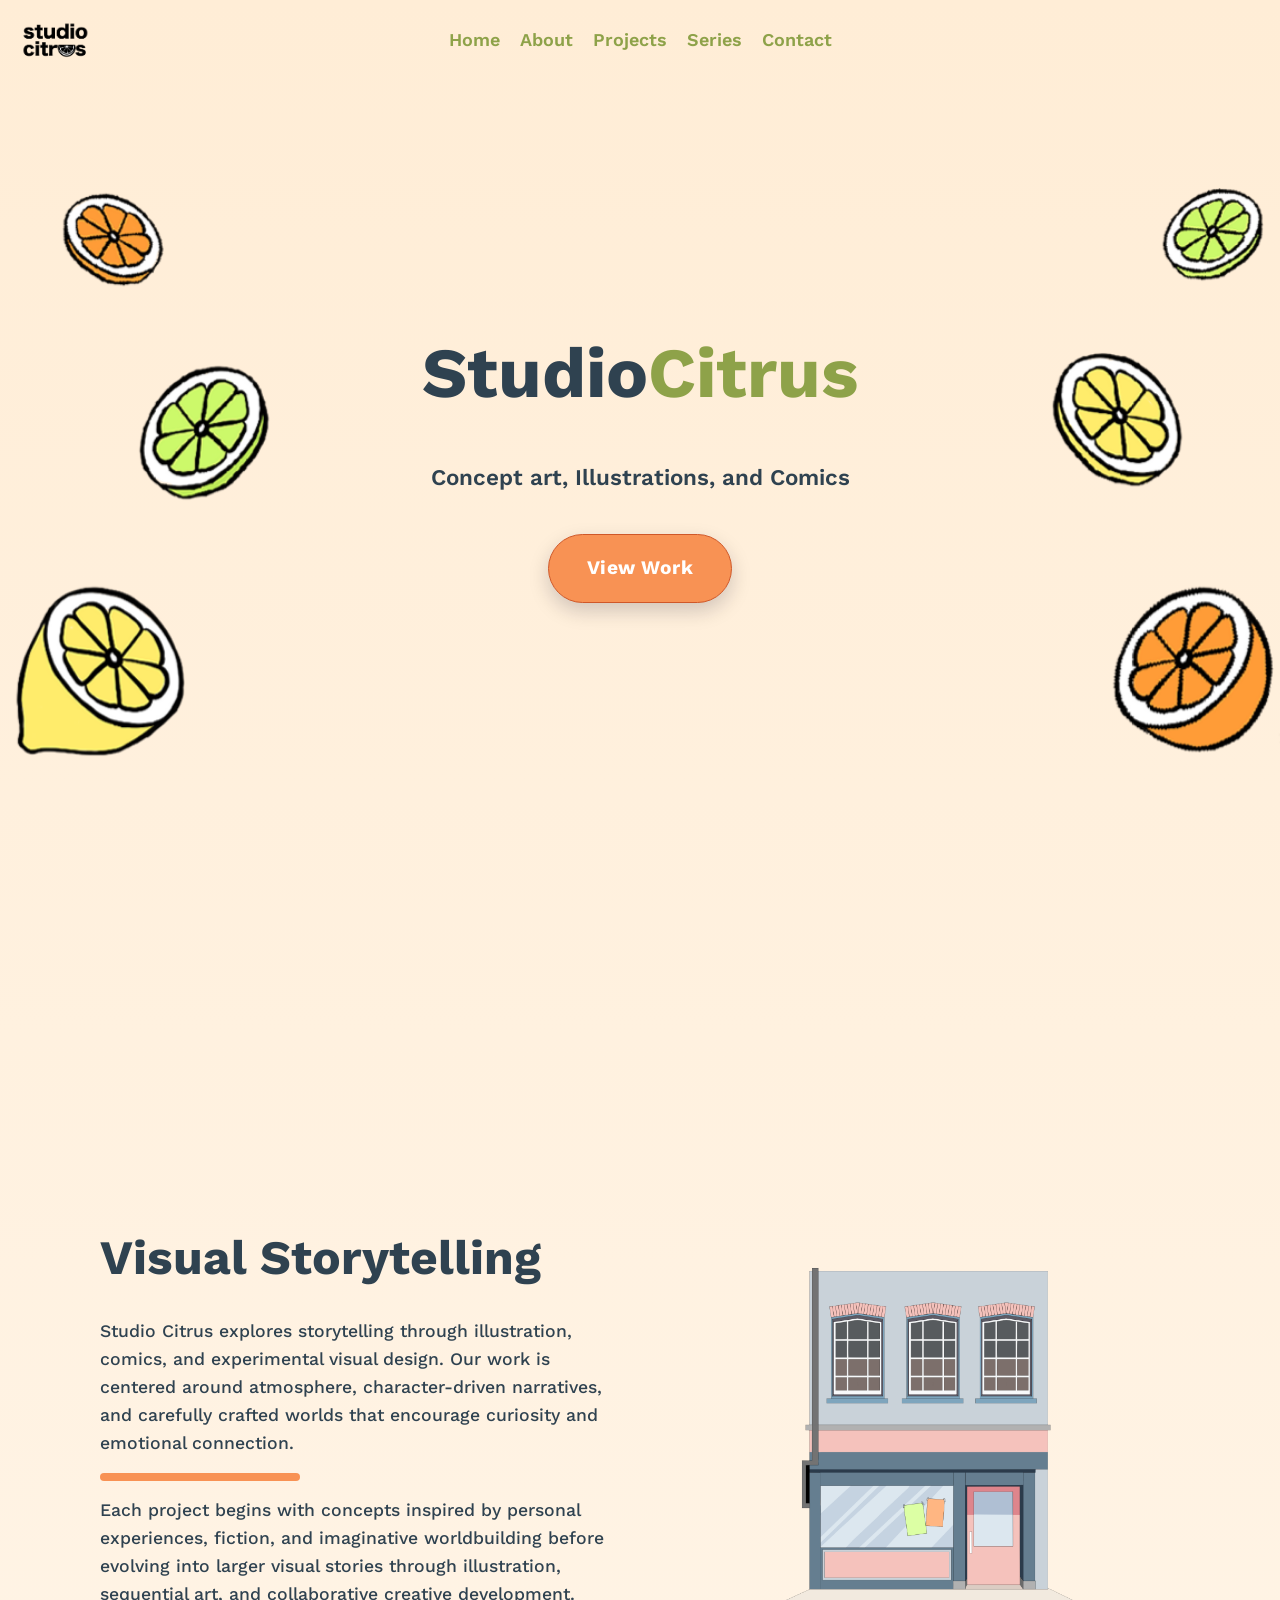
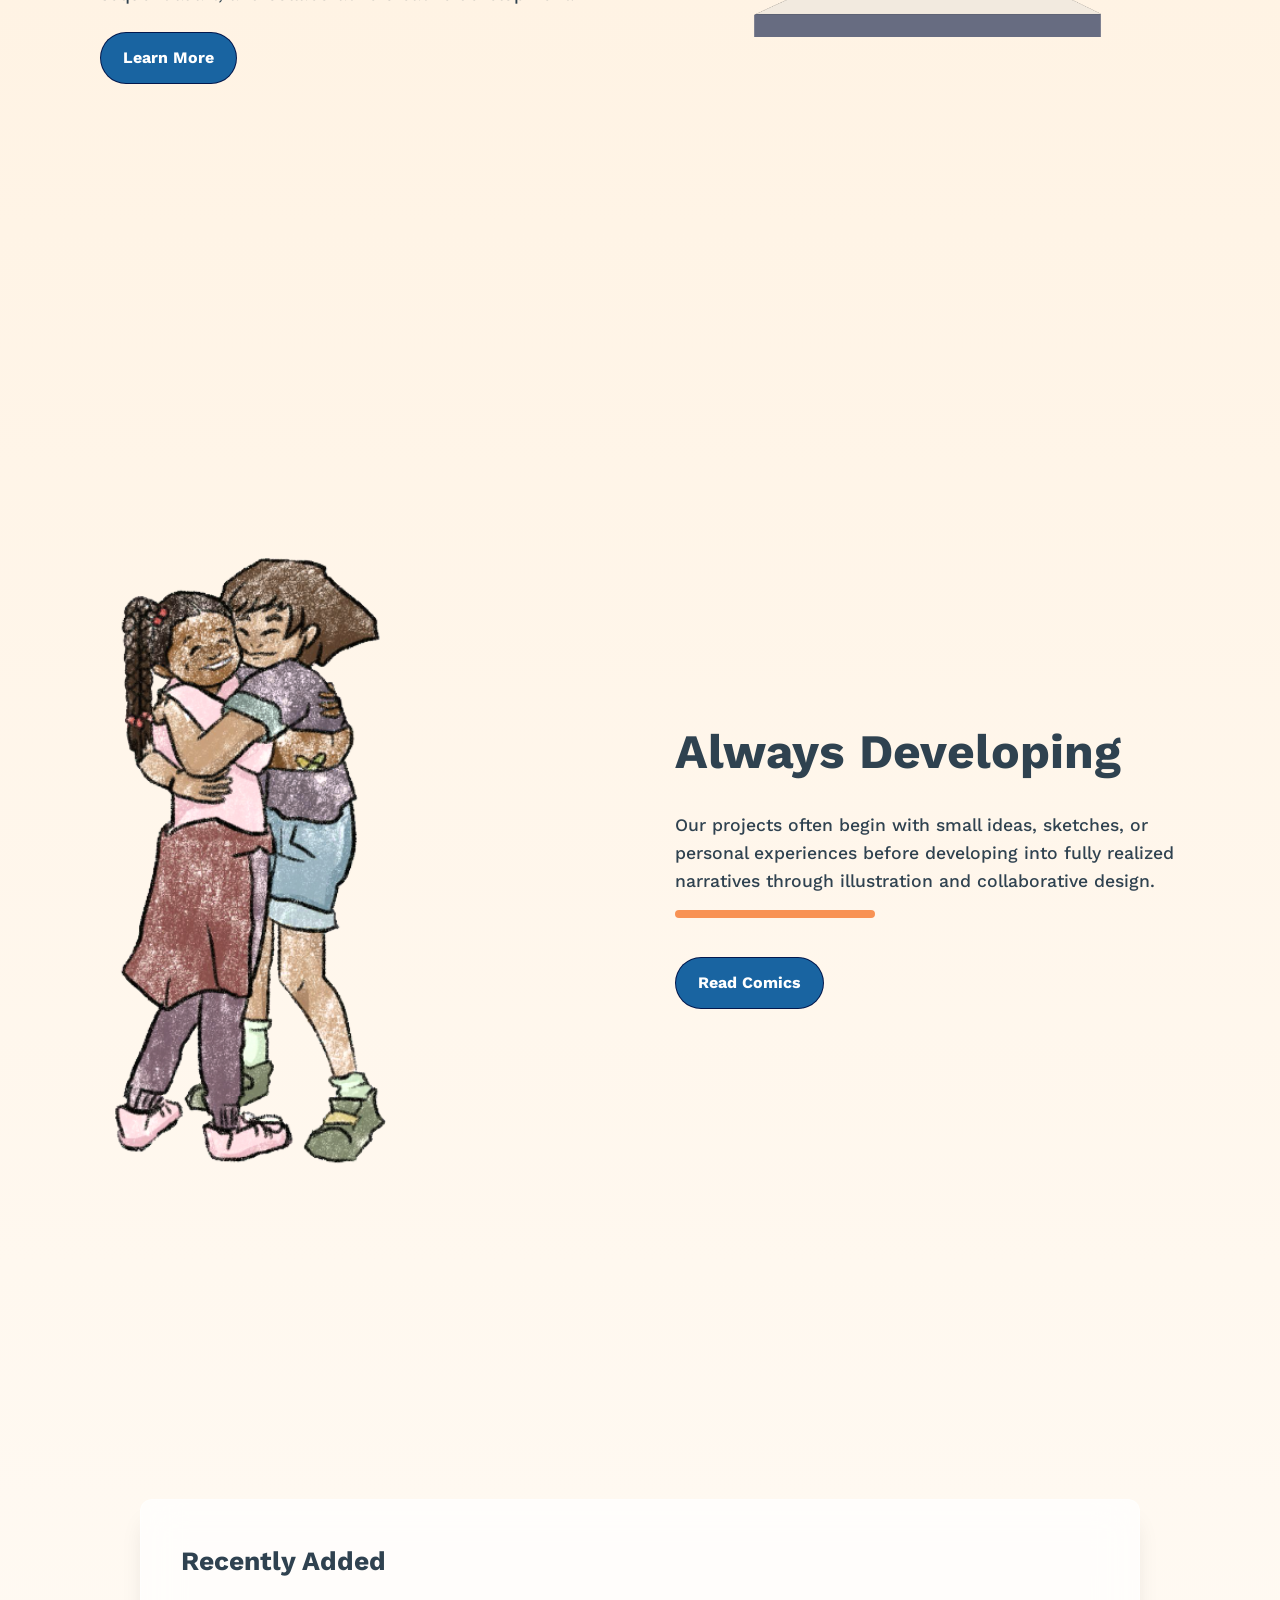
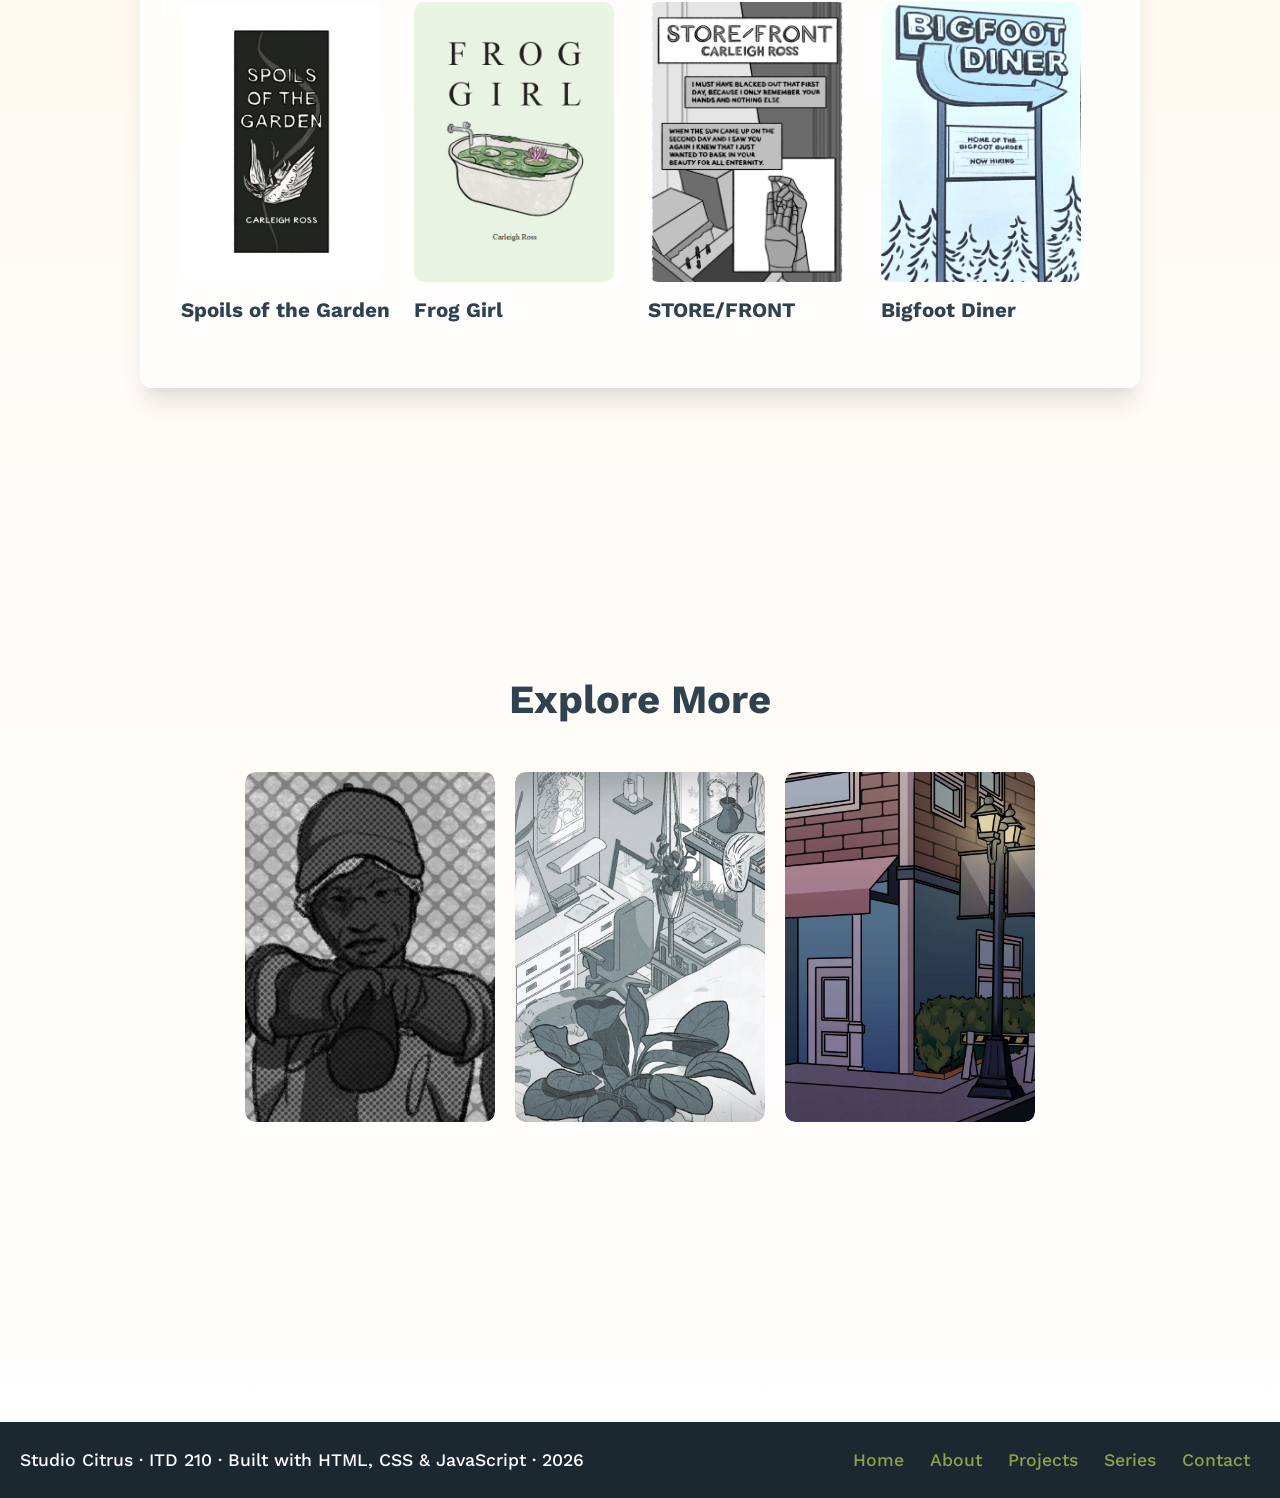
<file: index.html>
<!DOCTYPE html>
<html lang="en">
<head>
    <meta charset="UTF-8">
    <meta name="viewport" content="width=device-width, initial-scale=1.0">
    <title>Studio Citrus</title>
    <link rel="stylesheet" href="css/style.css">
<link rel="preconnect" href="https://fonts.googleapis.com">
<link rel="preconnect" href="https://fonts.gstatic.com" crossorigin>
<link href="https://fonts.googleapis.com/css2?family=Outfit:wght@100..900&family=Work+Sans:ital,wght@0,100..900;1,100..900&display=swap" rel="stylesheet">
</head>
<body>
    <header class="load-in">
        <div class="logo">
            <!--PLACEHOLDER LOGO-->
            <a href="index.html">
                <img src="images/logo.png" alt="studio citrus logo" class="logo-icon">
            </a>
        </div>
        <!-- MOBILE MENU BUTTON -->
        <button class="menu-toggle" aria-label="Open Menu">
            ☰
        </button>
        <nav class="mobile-nav"> 
            <ul class="nav-links">
                <li><a href="index.html">Home</a></li>
                <li><a href="about.html">About</a></li>
                <li><a href="projects.html">Projects</a></li>
                <li><a href="series.html">Series</a></li>
                <li><a href="contact.html">Contact</a></li>
            </ul>
        </nav>
    </header>
    <main>
        <!--Hero Content-->
        <section class="hero-container load-in-delay">
            <div class="hero-content">
                <h1>Studio <span style="color: #8EA249;">Citrus</span> </h1>
                <p>Concept art, Illustrations, and Comics</p>
                <a href="projects.html" class="btn-1">View Work</a>
            </div>
                <!--hero animations-->
                <!--Hero image-->
                <img src="images/heroimg2.png" alt="hero image" id="one">
        </section>
        
        <!--Section 1-->
        <!--Text/Image-->
        <section class="section-container reveal">
            <div class="section-content reveal">
                <h2>Visual Storytelling</h2>
                <!--TEXT ENHANCED WITH THE HELP OF CHATGPT (OPENAI, 2026)-->
                <p>Studio Citrus explores storytelling through illustration, comics, and experimental visual design. Our work is centered around atmosphere, character-driven narratives, and carefully crafted worlds that encourage curiosity and emotional connection.</p> <hr>
                <p>Each project begins with concepts inspired by personal experiences,
                fiction, and imaginative worldbuilding before evolving into larger visual stories through illustration, sequential art, and collaborative creative development.</p>
                <a href="about.html" class="btn-2">Learn More</a>
            </div>
            <div class="section-image reveal">
                <img src="images/placehold1.png" alt="#">
            </div>
        </section>
        <!--Section 2-->
        <!--IMAGE/TEXT-->
        <section class="section-container reveal">
            <!--IMAGE-->
            <div class="section-image-2 reveal">
                <img src="images/index.png" alt="two little girls hugging and smiling">
            </div>
            <!--TEXT-->
            <div class="section-content reveal">
                <h2>Always Developing</h2>
                <p>Our projects often begin with small ideas, sketches, or personal experiences before developing into fully realized narratives through illustration and collaborative design.</p>
                <hr>
                <a href="series.html" class="btn-2">Read Comics</a>
            </div>
        </section>
        <!--Recently Added-->
        <section class="recent-wrapper reveal">
            <div class="recent-container">
                <h2>Recently Added</h2>
            <!--Cards-->
            <div class="recent-box">
                <!--Card 1-->
                <article class="recent-cards">
                    <a href="sotg.html">
                        <div class="recent-img">
                        <img src="images/sotg01.jpg" alt="Spoils of the Garden">
                        </div>
                        <h3>Spoils of the Garden</h3>
                    </a>
                </article>
                <!--Card 2-->
                <article class="recent-cards">
                    <a href="froggirl.html">
                        <div class="recent-img">
                        <img src="images/froggirl.png" alt="Frog Girl">
                        </div>
                        <h3>Frog Girl</h3>
                    </a>
                </article>
                <!--Card 3-->
                <article class="recent-cards">
                    <a href="storefront.html">
                        <div class="recent-img">
                        <img src="images/sfront01.png" alt="Store Front">
                        </div>
                        <h3>STORE/FRONT</h3>
                    </a>
                </article>
                <!--Card 4-->
                <article class="recent-cards">
                    <a href="bfdiner.html">
                        <div class="recent-img">
                        <img src="images/bigfootdiner.jpg" alt="Bigfoot Diner">
                        </div>
                        <h3>Bigfoot Diner</h3>
                    </a>
                </article>
            </div>
            </div>
        </section>
        <!--Explore Cards-->
        <section class="explore-container reveal">
            <h2>Explore More</h2>
            <!--Cards Grid-->
            <div class="card-container reveal">
                <!--Card #1-->
                <article class="card reveal">
                    <a href="series.html">
                        <img src="images/placehold3.png" alt="#">
                        <div class="card-content">
                            <h3>Comics</h3>
                        </div>
                    </a>
                </article>
                <!--Card #2-->
                <article class="card reveal">
                    <a href="projects.html">
                        <img src="images/illustration.jpg" alt="#">
                        <div class="card-content">
                            <h3>Illustrations</h3>
                        </div>
                    </a>
                </article>
                <!--Card #3-->
                <article class="card reveal">
                    <a href="contact.html">
                        <img src="images/placehold2.jpg" alt="#">
                        <div class="card-content">
                            <h3>Contact</h3>
                        </div>
                    </a>
                </article>
            </div>
        </section>
    </main>
    <footer>
        <p>Studio Citrus · ITD 210 · Built with HTML, CSS & JavaScript · 2026</p>
        <div class="footer-links">
            <a href="index.html">Home</a>
            <a href="about.html">About</a>
            <a href="projects.html">Projects</a>
            <a href="series.html">Series</a>
            <a href="contact.html">Contact</a>
        </div>
    </footer>
    <script src="js/script.js"></script>

</body>
</html>
</file>
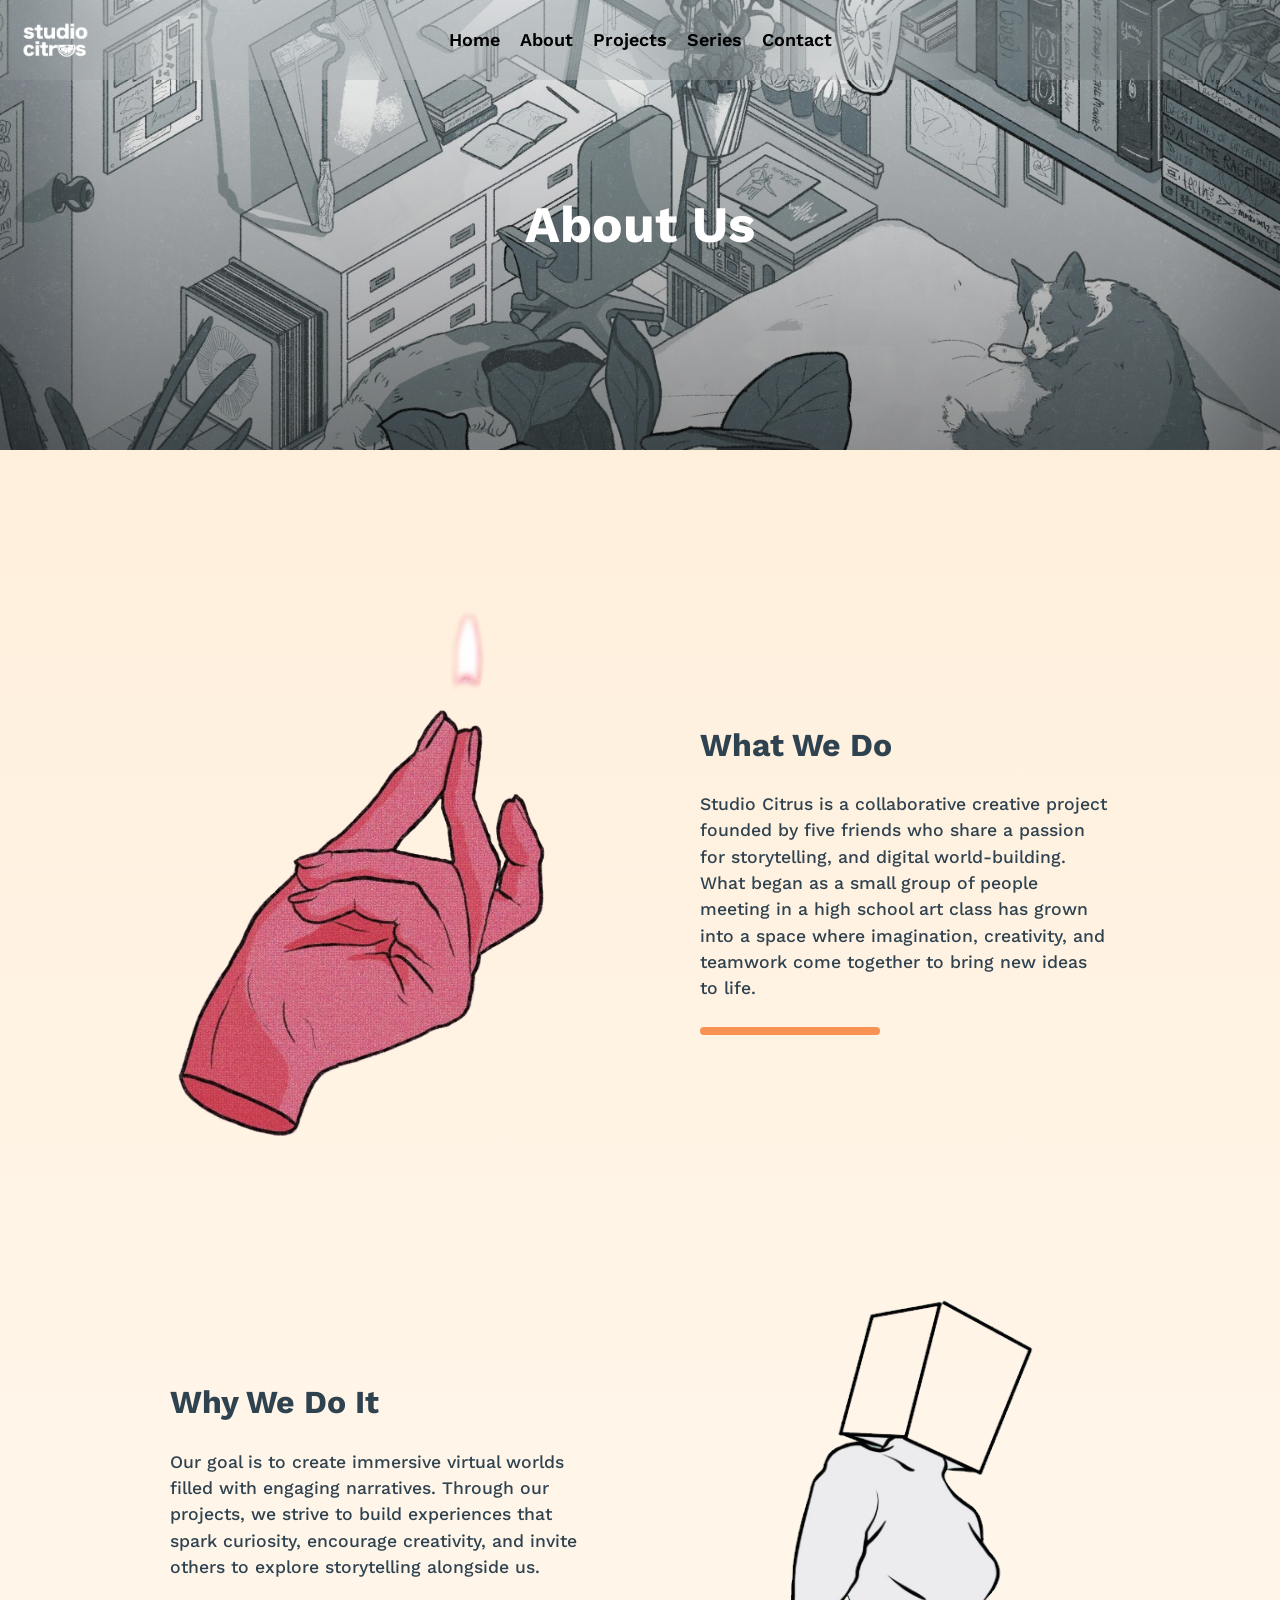
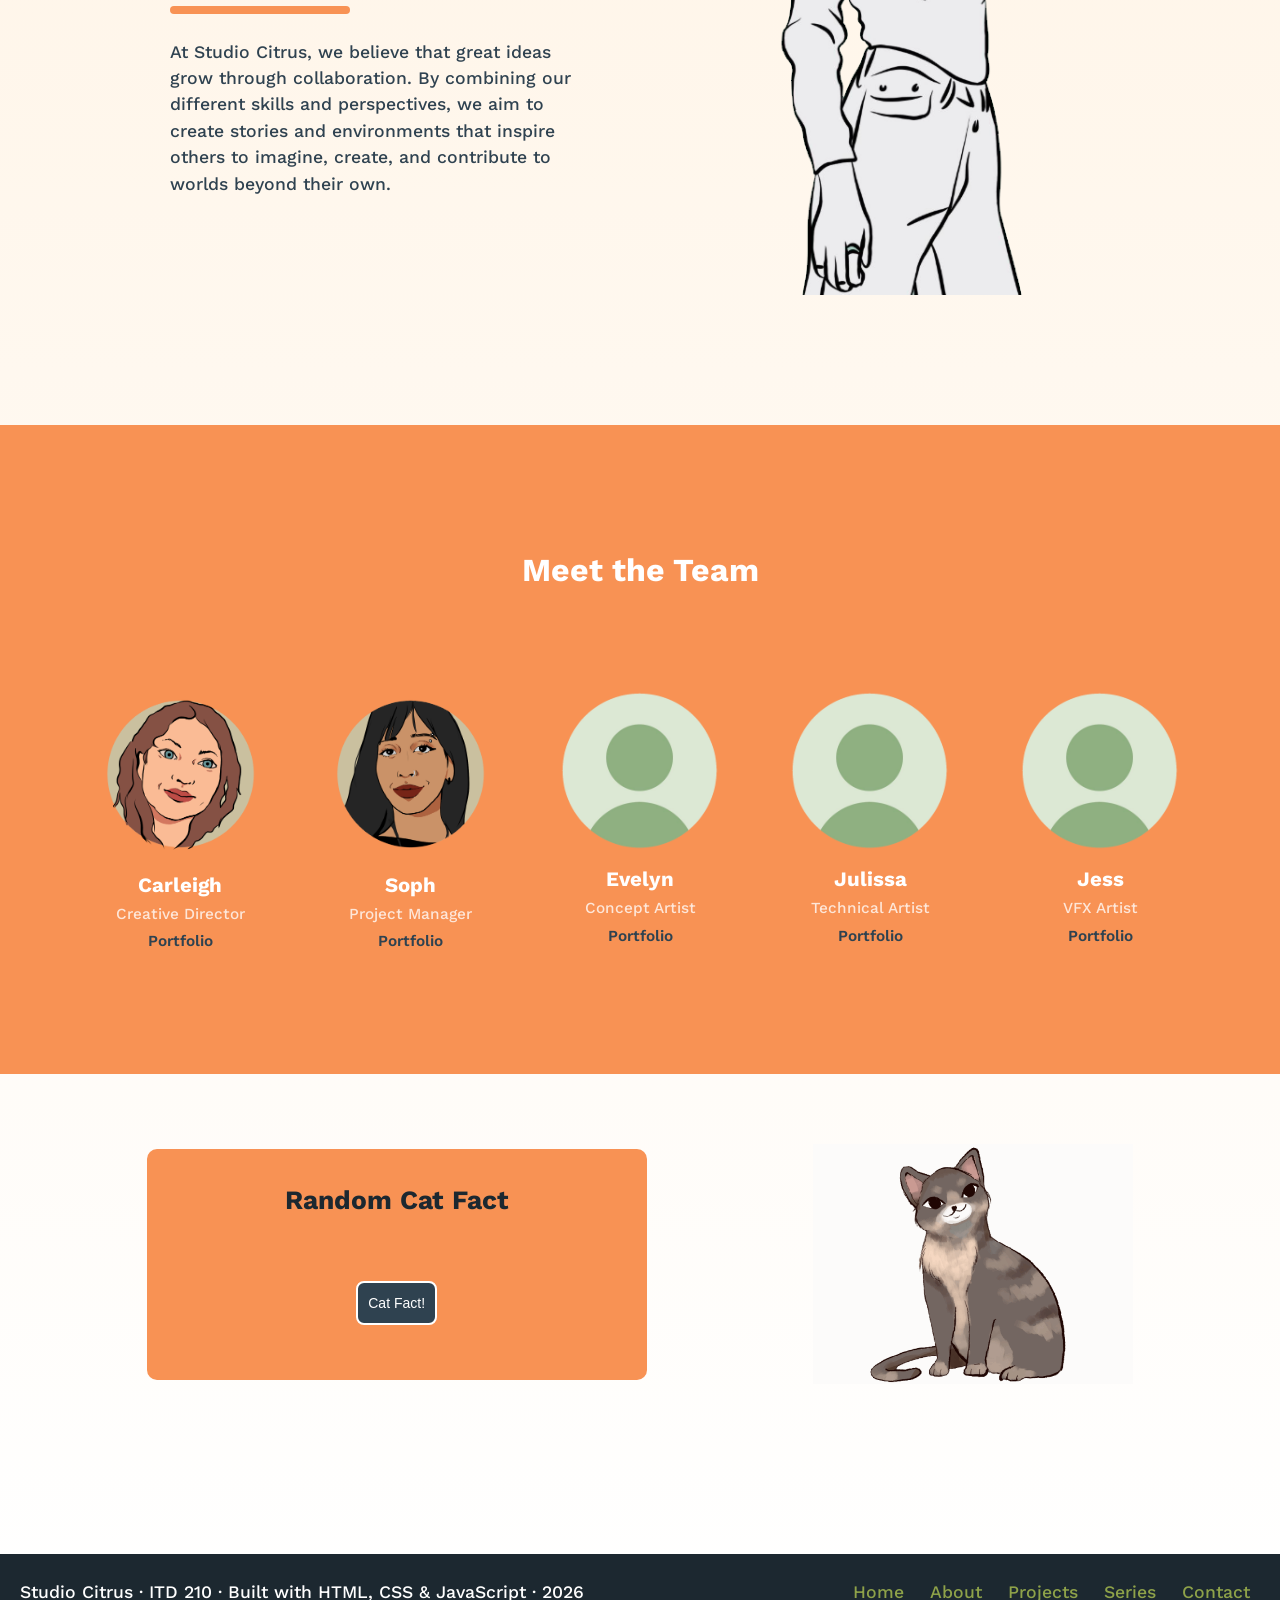
<file: about.html>
<!DOCTYPE html>
<html lang="en">
<head>
    <meta charset="UTF-8">
    <meta name="viewport" content="width=device-width, initial-scale=1.0">
    <title>About</title>
    <link rel="stylesheet" href="css/style.css">
<link rel="preconnect" href="https://fonts.googleapis.com">
<link rel="preconnect" href="https://fonts.gstatic.com" crossorigin>
<link href="https://fonts.googleapis.com/css2?family=Outfit:wght@100..900&family=Work+Sans:ital,wght@0,100..900;1,100..900&display=swap" rel="stylesheet">
<style>
    header {
        background-color: #f0f8ff06;
        backdrop-filter: blur(50px);
    }
    .nav-links a, .menu-toggle {
        color: #000000;
    }
</style>
</head>
<body>
    <header>
        <div class="logo">
            <a href="index.html">
                <img src="images/logo3.png" alt="###" class="logo-icon">
            </a>
        </div>
        <!-- MOBILE MENU BUTTON -->
        <button class="menu-toggle" aria-label="Open Menu">
            ☰
        </button>
        <nav class="mobile-nav"> 
            <ul class="nav-links">
                <li><a href="index.html">Home</a></li>
                <li><a href="about.html">About</a></li>
                <li><a href="projects.html">Projects</a></li>
                <li><a href="series.html">Series</a></li>
                <li><a href="contact.html">Contact</a></li>
            </ul>
        </nav>
    </header>
    <main>
        <!--Hero Section-->
        <section class="about-hero reveal">
                <img src="images/illustration.jpg" alt="">
            <h1>About Us</h1>
        </section>
        <!--About Us IMG/TEXT-->
        <section class="about-us-container">
            <!--IMG Left-->
            <article class="left reveal">
                <img src="images/hand.png" alt="illustration of a pink hand holding a flame by Carleigh Ross">
            </article>
            <!--Text Right-->
            <article class="right reveal">
                <h2>What We Do</h2>
                <p>Studio Citrus is a collaborative creative project founded by five friends who share a passion for storytelling, and digital world-building. What began as a small group of people meeting in a high school art class has grown into a space where imagination, creativity, and teamwork come together to bring new ideas to life.</p><hr></article>
            <!--Text Left-->
            <article class="left reveal">
                <h2>Why We Do It</h2>
                <p>Our goal is to create immersive virtual worlds filled with engaging narratives. Through our projects, we strive to build experiences that spark curiosity, encourage creativity, and invite others to explore storytelling alongside us.</p> <hr>
                <p>At Studio Citrus, we believe that great ideas grow through collaboration. By combining our different skills and perspectives, we aim to create stories and environments that inspire others to imagine, create, and contribute to worlds beyond their own.</p>
            </article>
            <!--IMG Left-->
            <article class="left reveal">
                <img src="images/image3.png" alt="illustration of a woman with a box for a head by Carleigh Ross">
            </article>   
        </section>
        <!--Meet the Team IMAGES WITH NAMES-->
        <section class="about-team reveal">
            <h2>Meet the Team</h2>
        <div class="team-container reveal">
            <!--CARDS-->
            <!--1-->
            <article class="member-card">
                <img src="images/carleigh.png" alt="Carleigh">
                <h3>Carleigh</h3>
                <p>Creative Director</p>
                <a href="https://carleighross.com" target="_blank">Portfolio</a>
            </article>
             <!--2-->
            <article class="member-card">
                <img src="images/soph.png" alt="Soph">
                <h3>Soph</h3>
                <p>Project Manager</p>
                <a href="https://example.com" target="_blank">Portfolio</a> <!--Placeholder link for future reference-->
            </article>
             <!--3-->
            <article class="member-card">
                <img src="images/userplacehold.png" alt="">
                <h3>Evelyn</h3>
                <p>Concept Artist</p>
                <a href="https://example.com" target="_blank">Portfolio</a> <!--Placeholder link for future reference-->
            </article>
             <!--4-->
            <article class="member-card">
                <img src="images/userplacehold.png" alt="">
                <h3>Julissa</h3>
                <p>Technical Artist</p>
                <a href="https://example.com" target="_blank">Portfolio</a> <!--Placeholder link for future reference-->
            </article>
             <!--5-->
            <article class="member-card">
                <img src="images/userplacehold.png" alt="">
                <h3>Jess</h3>
                <p>VFX Artist</p>
                <a href="https://example.com" target="_blank">Portfolio</a> <!--Placeholder link for future reference-->
            </article>
        </div>
        </section>


        <!--CAT FACT API-->
        <section class="cat-section reveal">
        <div class="cat-fact"> 
            <h2>Random Cat Fact</h2>
            <!--Data-->
            <div id="dataContainer"></div>
            <!--Button-->
            <button id="catBtn">Cat Fact!</button>
            <!--Loading and Error-->
            <div class="status">
                <p id="loadingMessage" style="display: none;">Loading...</p>
                <p id="errorMessage"></p>
            </div>
        </div>
        <!--End Cat Fact-->
        <!--Begin Cat Image-->
        <div class="cat-image">
            <img src="images/catanimation.gif" alt="illustration of a grey kitty">
        </div>
    </main>
    <footer>
        <p>Studio Citrus · ITD 210 · Built with HTML, CSS & JavaScript · 2026</p>
        <div class="footer-links">
            <a href="index.html">Home</a>
            <a href="about.html">About</a>
            <a href="projects.html">Projects</a>
            <a href="series.html">Series</a>
            <a href="contact.html">Contact</a>
        </div>
    </footer>
    <script src="js/script2.js">
    </script>
</body>
</html>
</file>
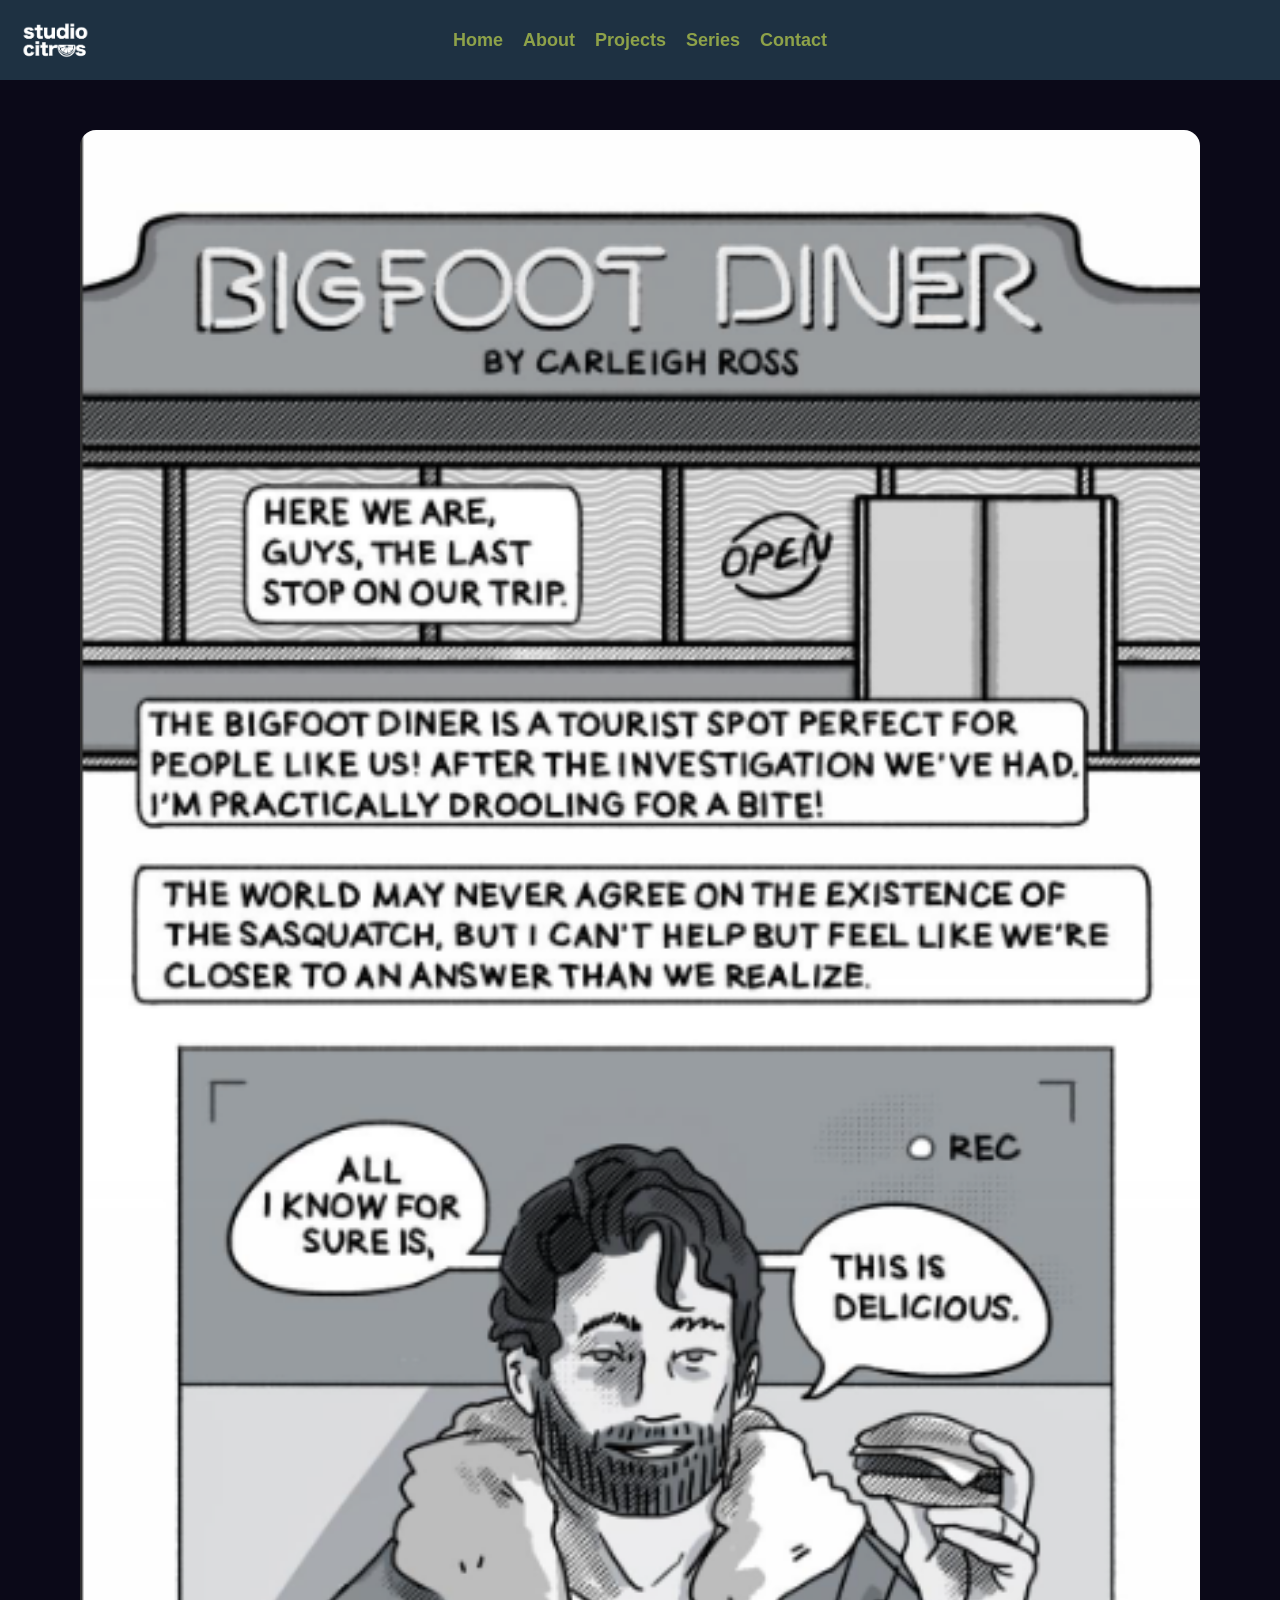
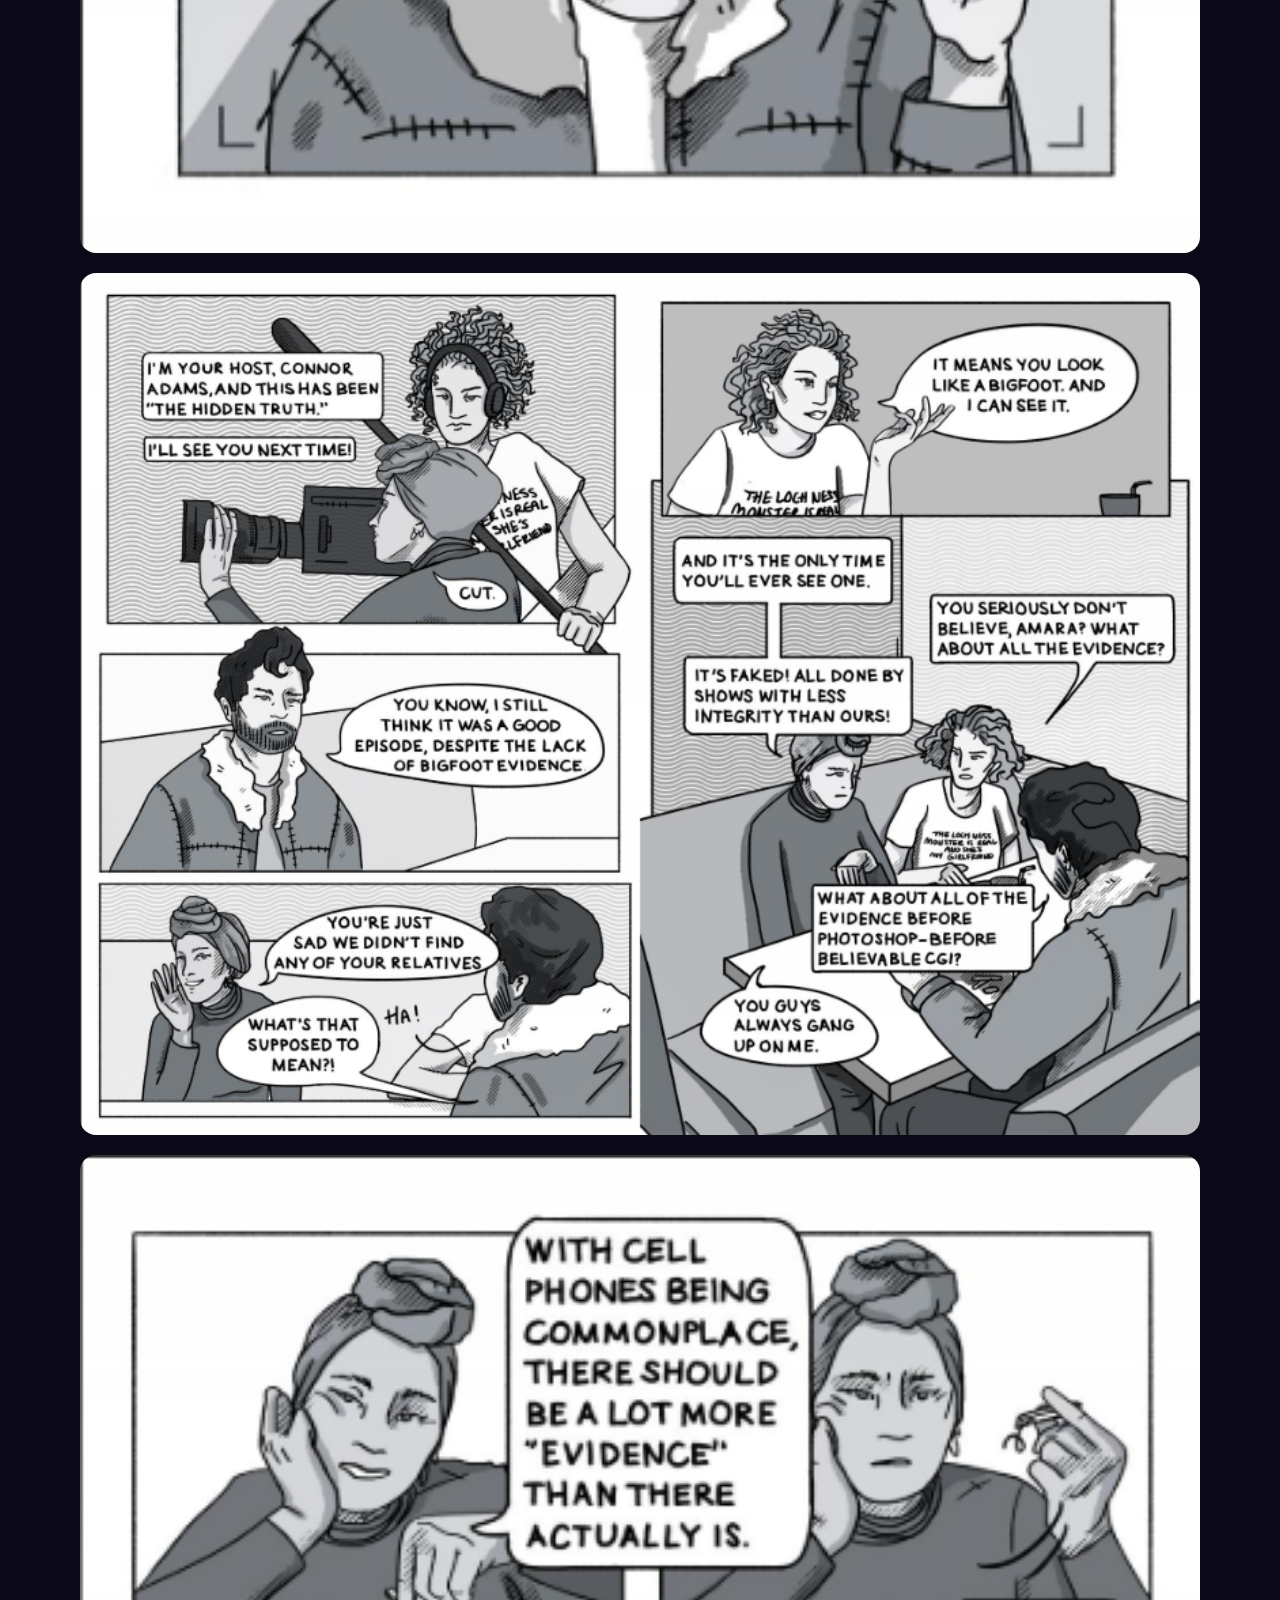
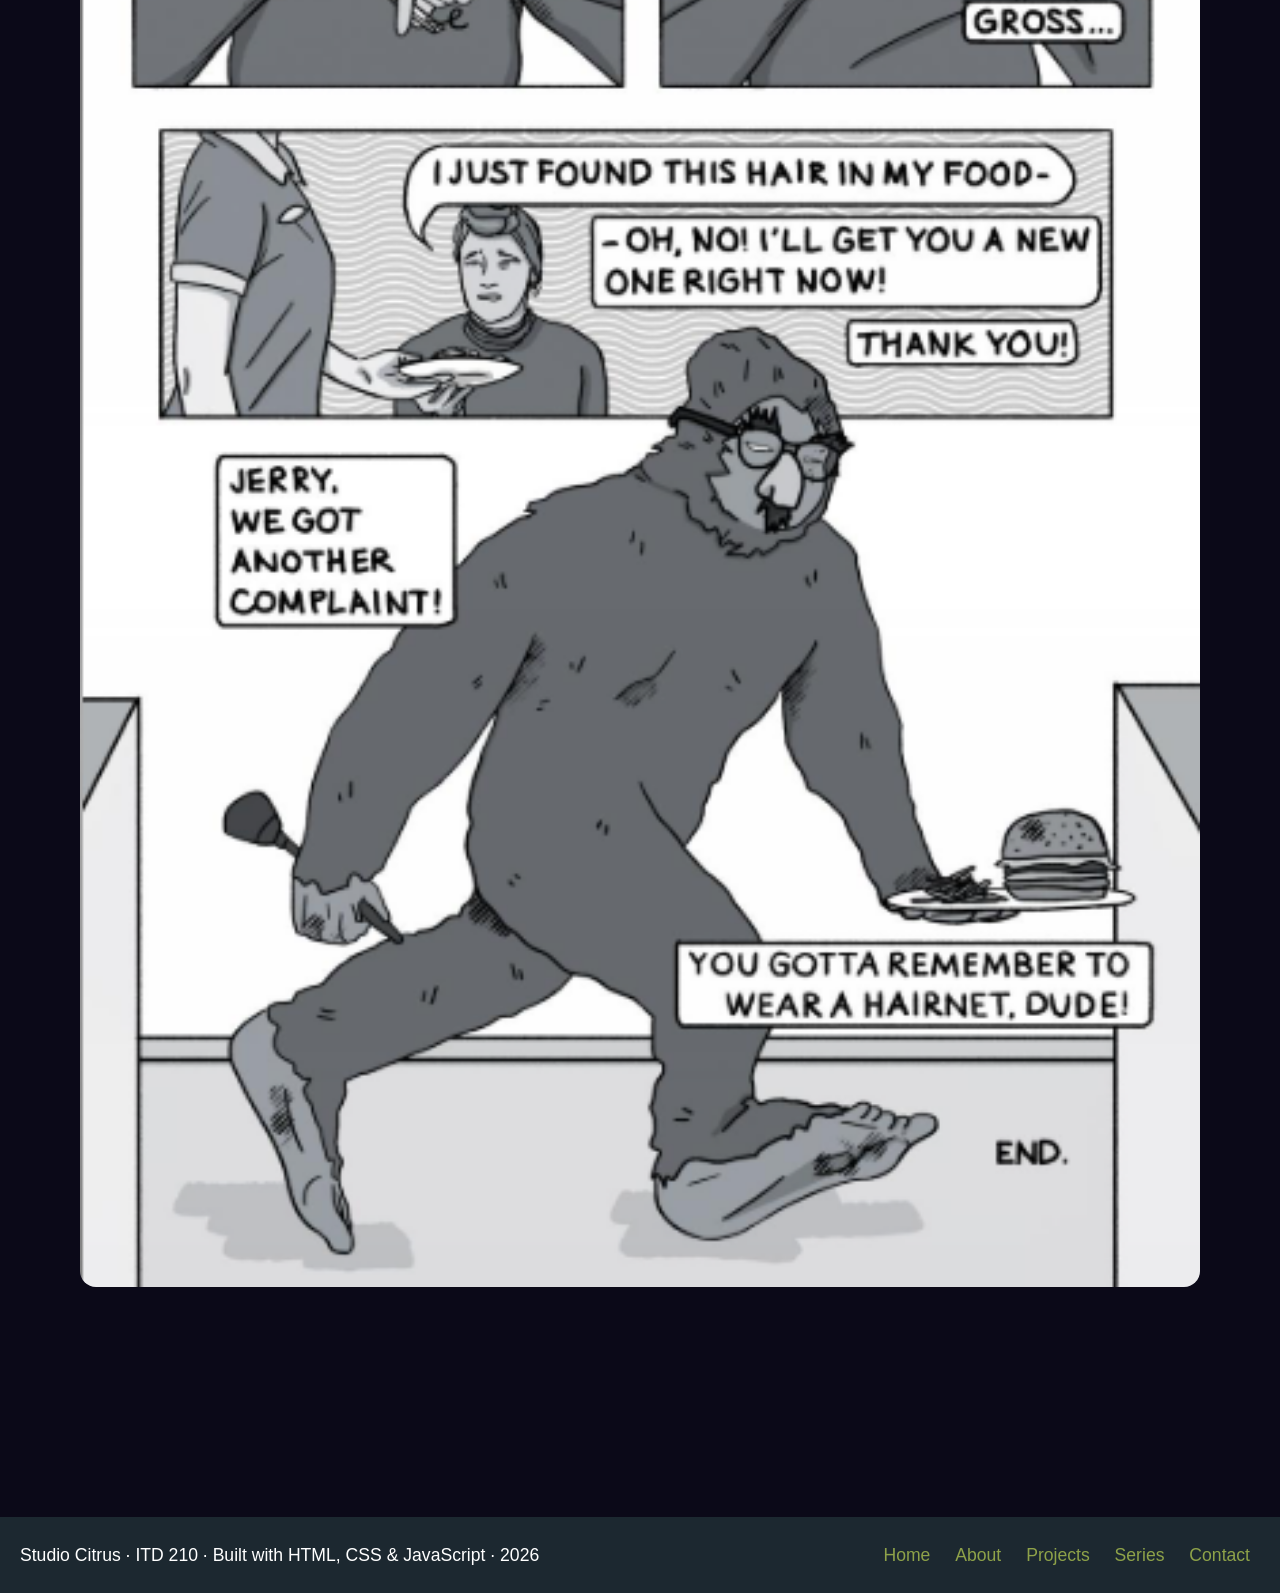
<file: bfdiner.html>
<!DOCTYPE html>
<html lang="en">
<head>
    <meta charset="UTF-8">
    <meta name="viewport" content="width=device-width, initial-scale=1.0">
    <title>Spoils of the Garden</title>
    <link rel="stylesheet" href="css/style.css">
    <style>
        body {
            background: #0b0918;
        }
        header {
        background-color: #1e3142;
        }
    </style>
</head>
<body>
    <header>
        <div class="logo">
            <!--PLACEHOLDER LOGO-->
            <a href="index.html">
                <img src="images/logo3.png" alt="###" class="logo-icon">
            </a>
        </div>
        <!-- MOBILE MENU BUTTON -->
        <button class="menu-toggle" aria-label="Open Menu">
            ☰
        </button>
        <nav class="mobile-nav"> 
            <ul class="nav-links">
                <li><a href="index.html">Home</a></li>
                <li><a href="about.html">About</a></li>
                <li><a href="projects.html">Projects</a></li>
                <li><a href="series.html">Series</a></li>
                <li><a href="contact.html">Contact</a></li>
            </ul>
        </nav>
    </header>
    <main>
        <!--COMIC CONTAINER-->
        <section class="comic-container">
            <!--PANEL 1-->
            <div class="panel">
                <a href="#2"><img src="images/bfdiner01.png" alt="page 1"></a>
            </div>
            <!--PANEL 2-->
            <div class="panel">
                <a href="#3"><img src="images/bfdiner02.png" alt="page 2" id="2"></a>
            </div>
            <!--PANEL 3-->
            <div class="panel">
                <a href="#4"><img src="images/bfdiner03.png" alt="page 3" id="3"></a>
            </div>
        </section>
    </main>
    <footer>
        <p>Studio Citrus · ITD 210 · Built with HTML, CSS & JavaScript · 2026</p>
        <div class="footer-links">
            <a href="index.html">Home</a>
            <a href="about.html">About</a>
            <a href="projects.html">Projects</a>
            <a href="series.html">Series</a>
            <a href="contact.html">Contact</a>
        </div>
    </footer>
</body>
</html>
</file>
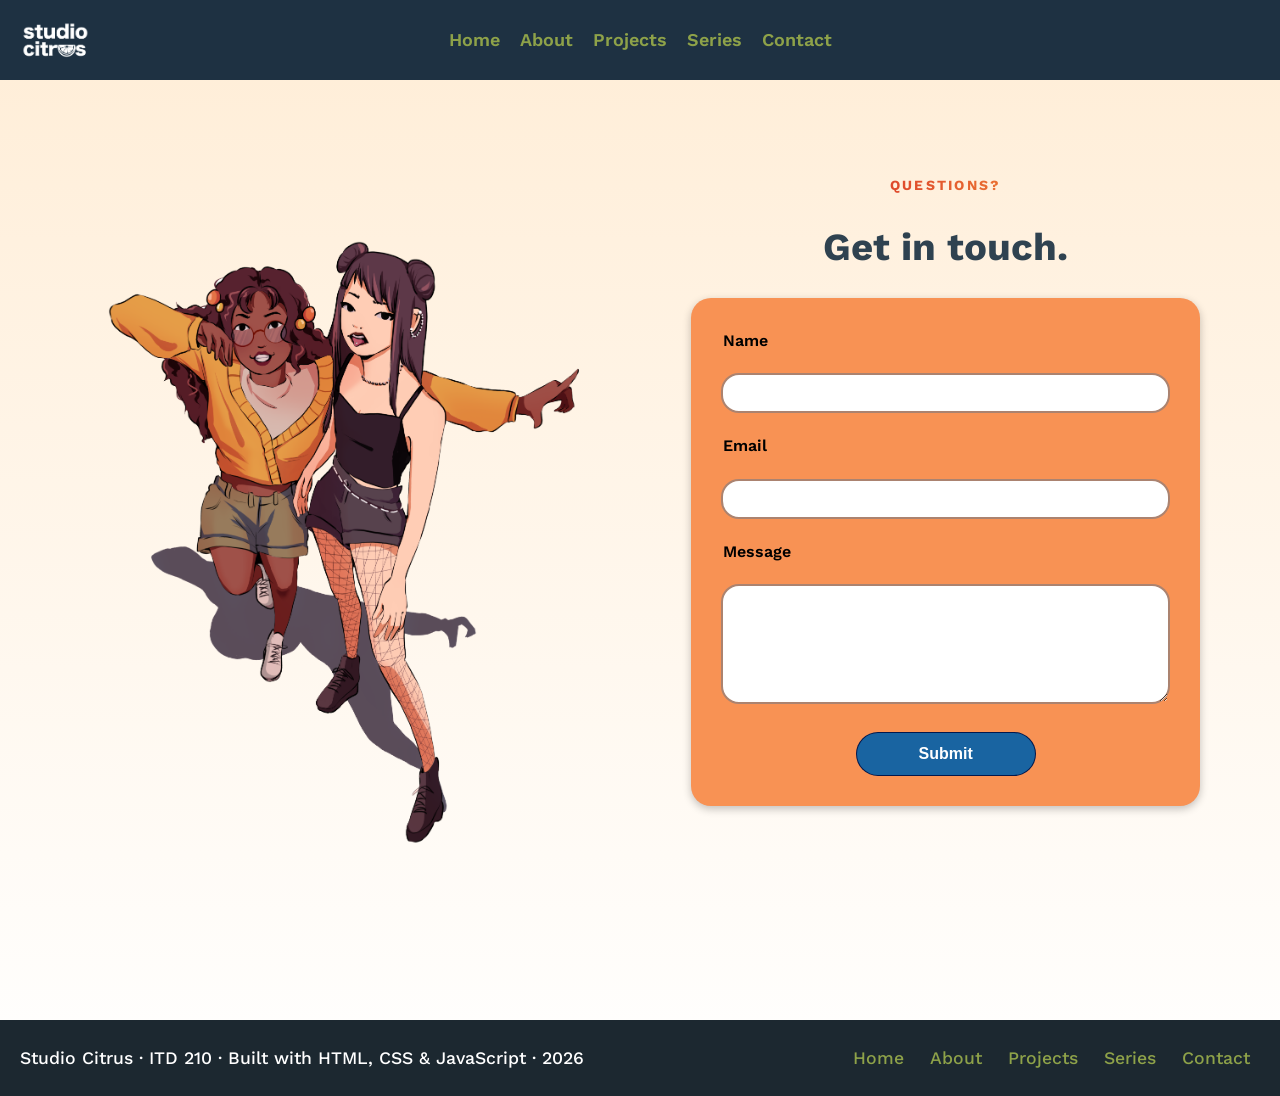
<file: contact.html>
<!DOCTYPE html>
<html lang="en">
<head>
    <meta charset="UTF-8">
    <meta name="viewport" content="width=device-width, initial-scale=1.0">
    <title>Contact</title>
    <link rel="stylesheet" href="css/style.css">
<link rel="preconnect" href="https://fonts.googleapis.com">
<link rel="preconnect" href="https://fonts.gstatic.com" crossorigin>
<link href="https://fonts.googleapis.com/css2?family=Outfit:wght@100..900&family=Work+Sans:ital,wght@0,100..900;1,100..900&display=swap" rel="stylesheet">
<style>
    header {
        background-color: #1e3142;
    }
</style>
</head>
<body>
    <header>
        <div class="logo">
            <!--PLACEHOLDER LOGO-->
            <a href="index.html">
                <img src="images/logo3.png" alt="###" class="logo-icon">
            </a>
        </div>
        <!-- MOBILE MENU BUTTON -->
        <button class="menu-toggle" aria-label="Open Menu">
            ☰
        </button>
        <nav class="mobile-nav"> 
            <ul class="nav-links">
                <li><a href="index.html">Home</a></li>
                <li><a href="about.html">About</a></li>
                <li><a href="projects.html">Projects</a></li>
                <li><a href="series.html">Series</a></li>
                <li><a href="contact.html">Contact</a></li>
            </ul>
        </nav>
    </header>
    <!--BEGIN CONTACT PAGE-->
    <main class="contact-container reveal">
        <!--LEFT IMAGE-->
        <section class="contact-left">
            <img src="images/contact.png" alt="#">
        </section>
        <!--RIGHT FORM-->
        <section class="contact-right">
            <!--HEADER-->
            <!--TYPEWRITER EFFECT-->
            <div class="eb-gradient">Questions?
            </div>
            <h1>Get in touch.</h1>
            <form action="https://formspree.io/f/xkgvdngo" method="POST">
                <!--REDIRECT-->
                <input type="hidden" name="_next" value="submit.html" />
                <!--NAME-->
                <label>Name</label>
                    <input type="text" name="name" required>
                <!--EMAIL-->
                <label>Email</label>
                    <input type="email" name="email" required>
                <!--TEXT-->
                <label>Message</label>
                    <textarea name="message" rows="6" required></textarea>
                <!--BUTTON-->
                <button type="submit">Submit</button>
            </form>
        </section>
    </main>
    <footer>
        <p>Studio Citrus · ITD 210 · Built with HTML, CSS & JavaScript · 2026</p>
        <div class="footer-links">
            <a href="index.html">Home</a>
            <a href="about.html">About</a>
            <a href="projects.html">Projects</a>
            <a href="series.html">Series</a>
            <a href="contact.html">Contact</a>
        </div>
    </footer>
    <script src="js/script.js"></script>
</body>
</html>
</file>
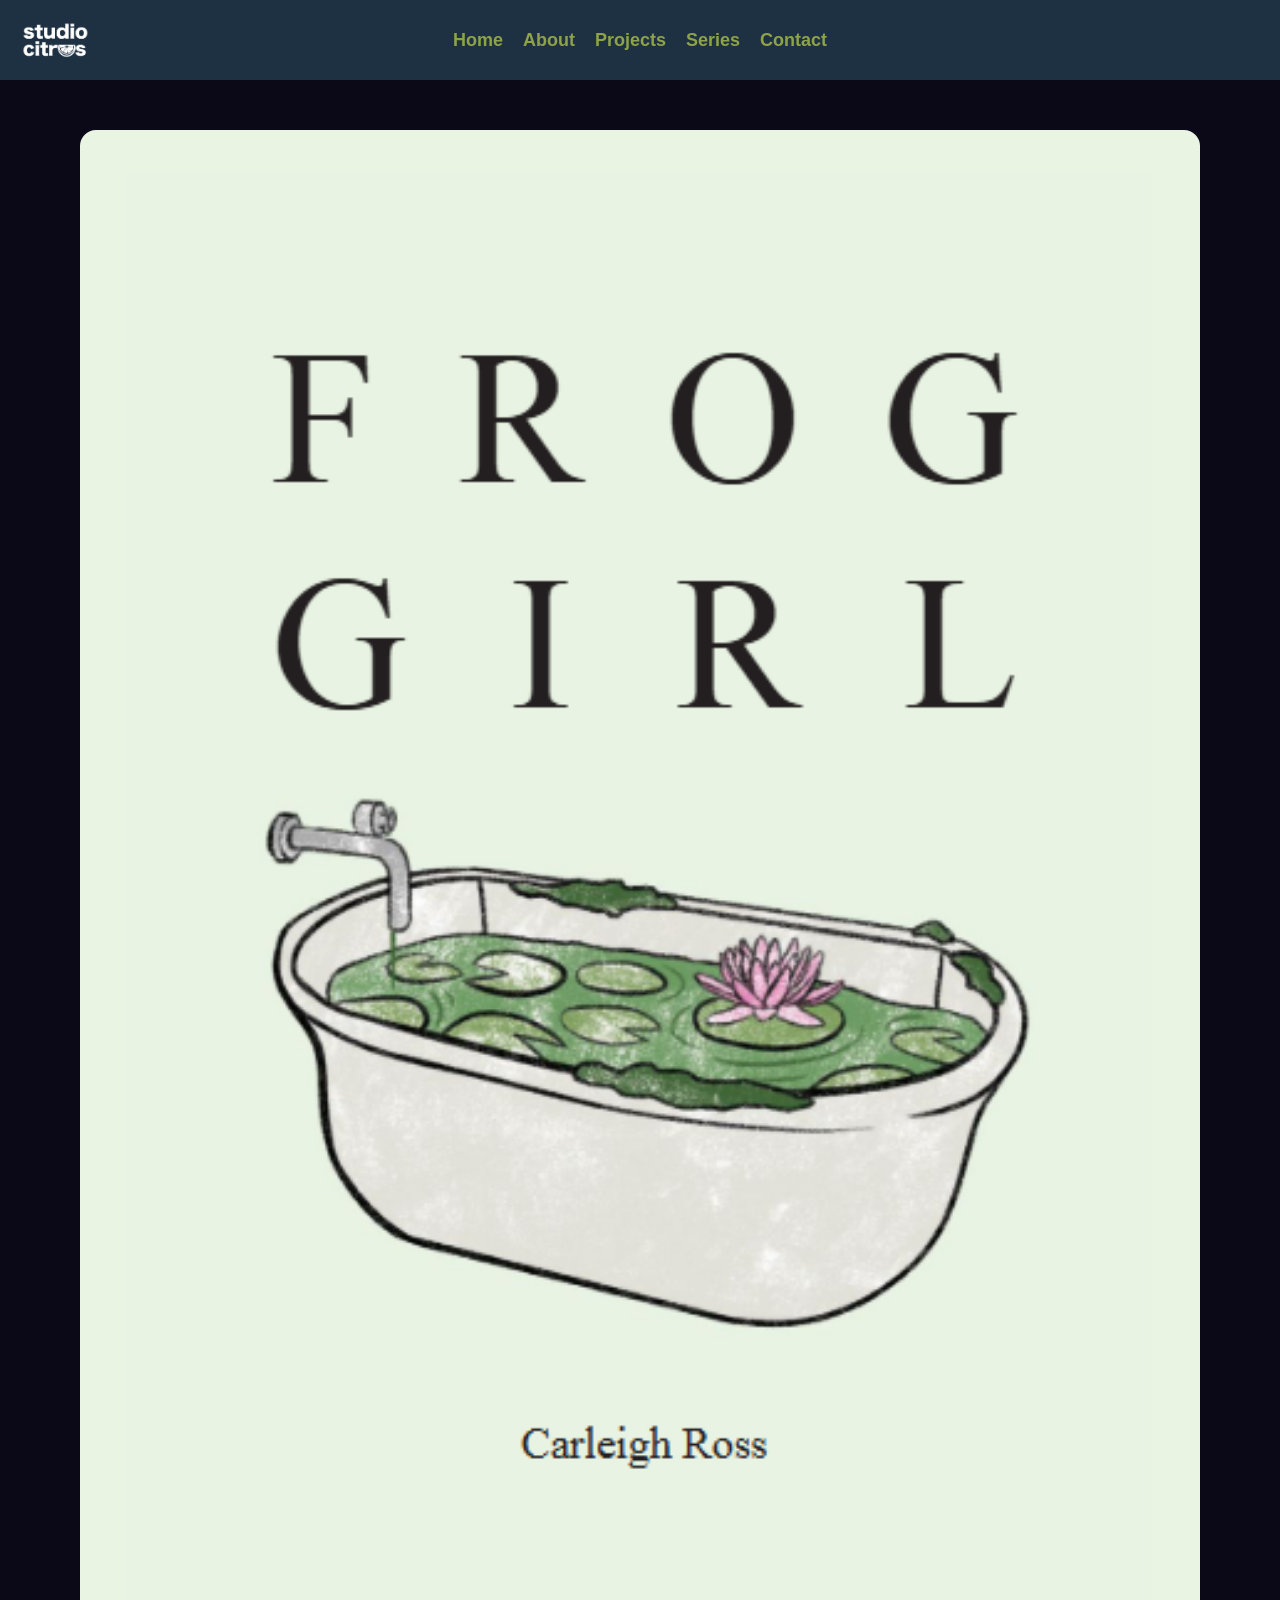
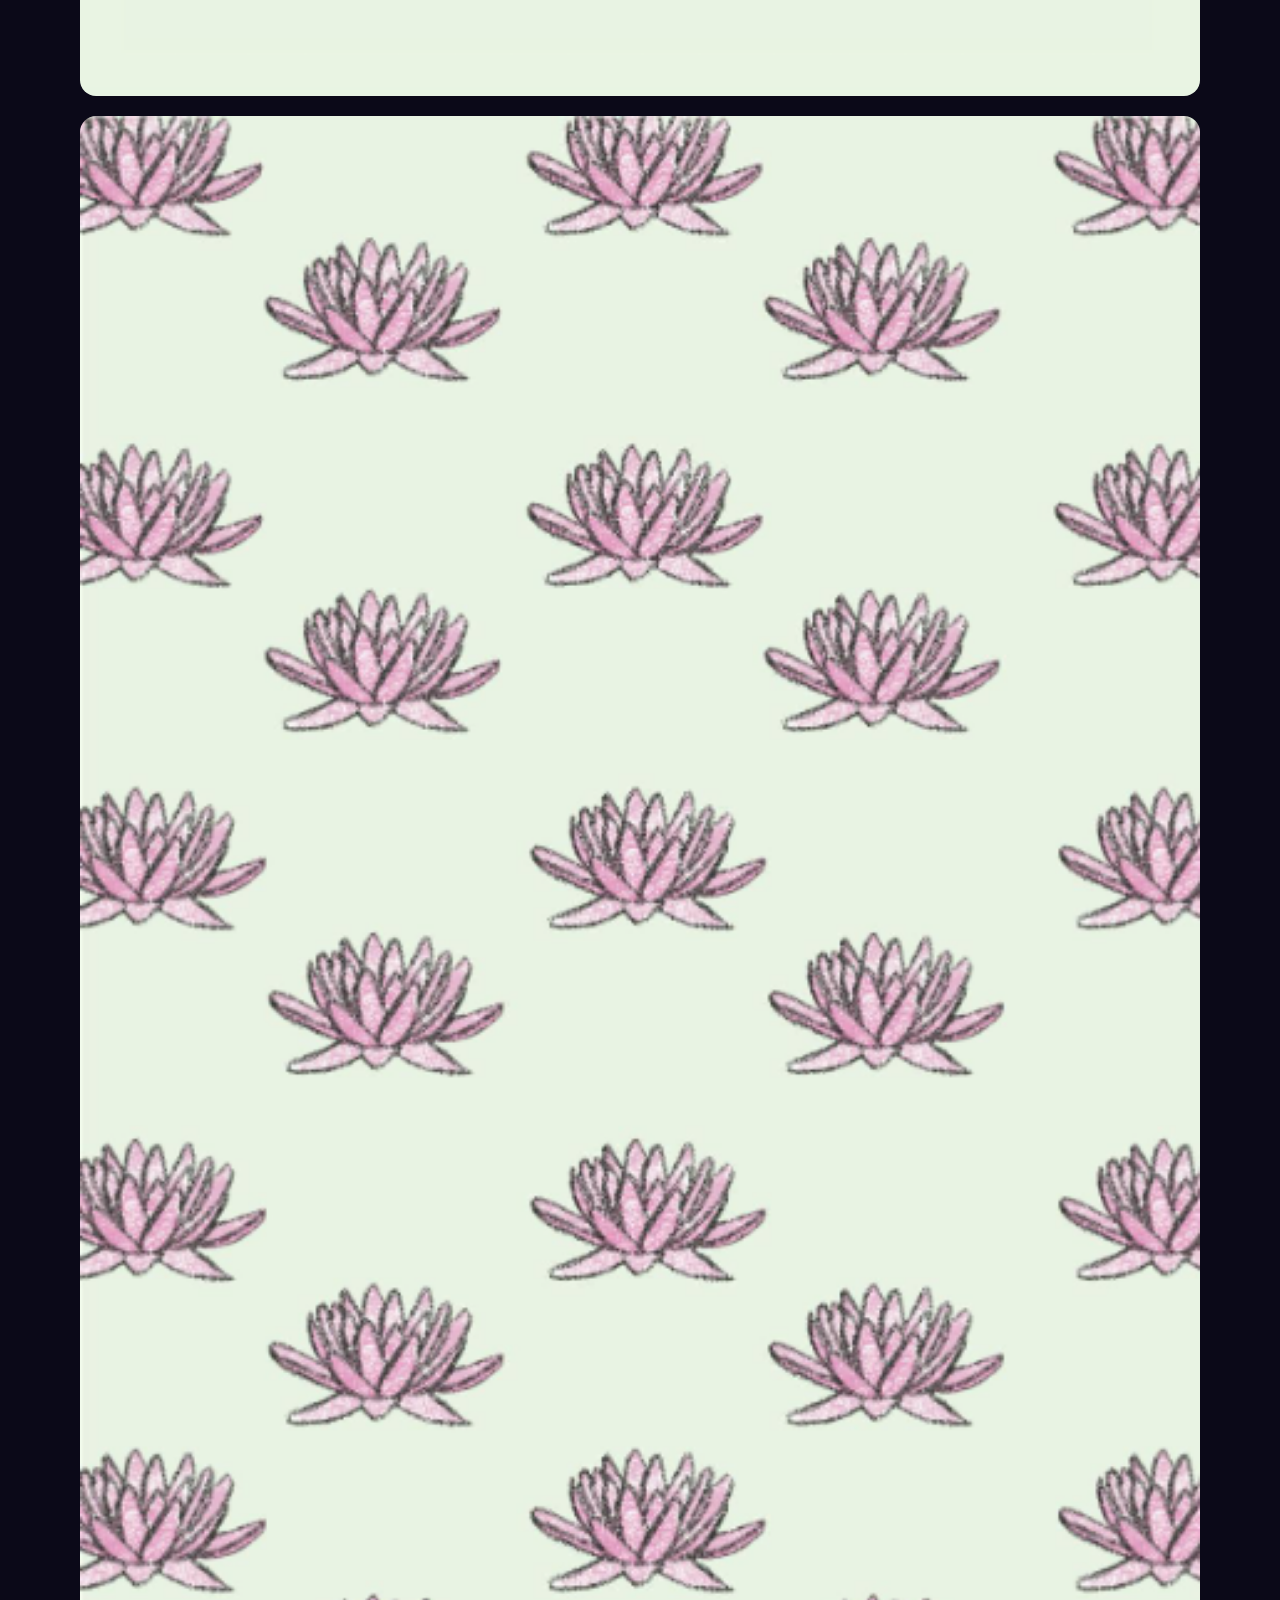
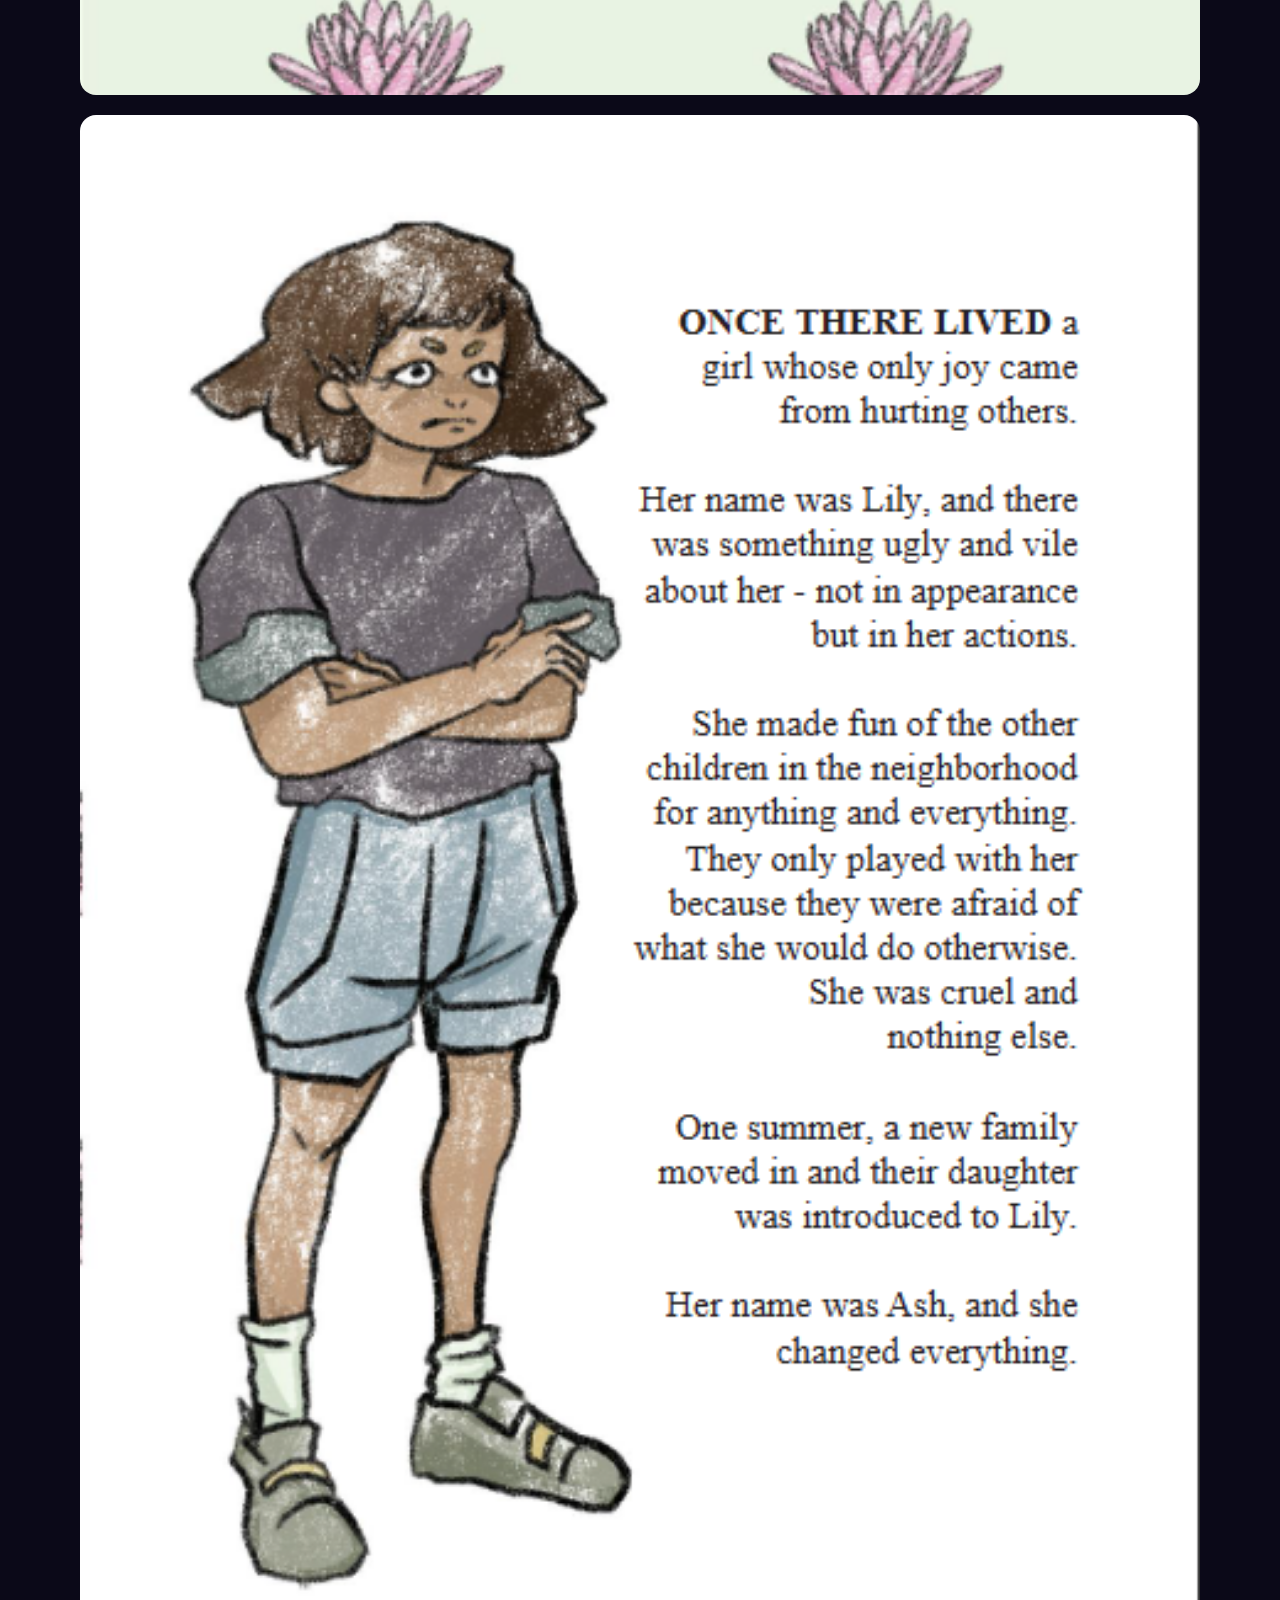
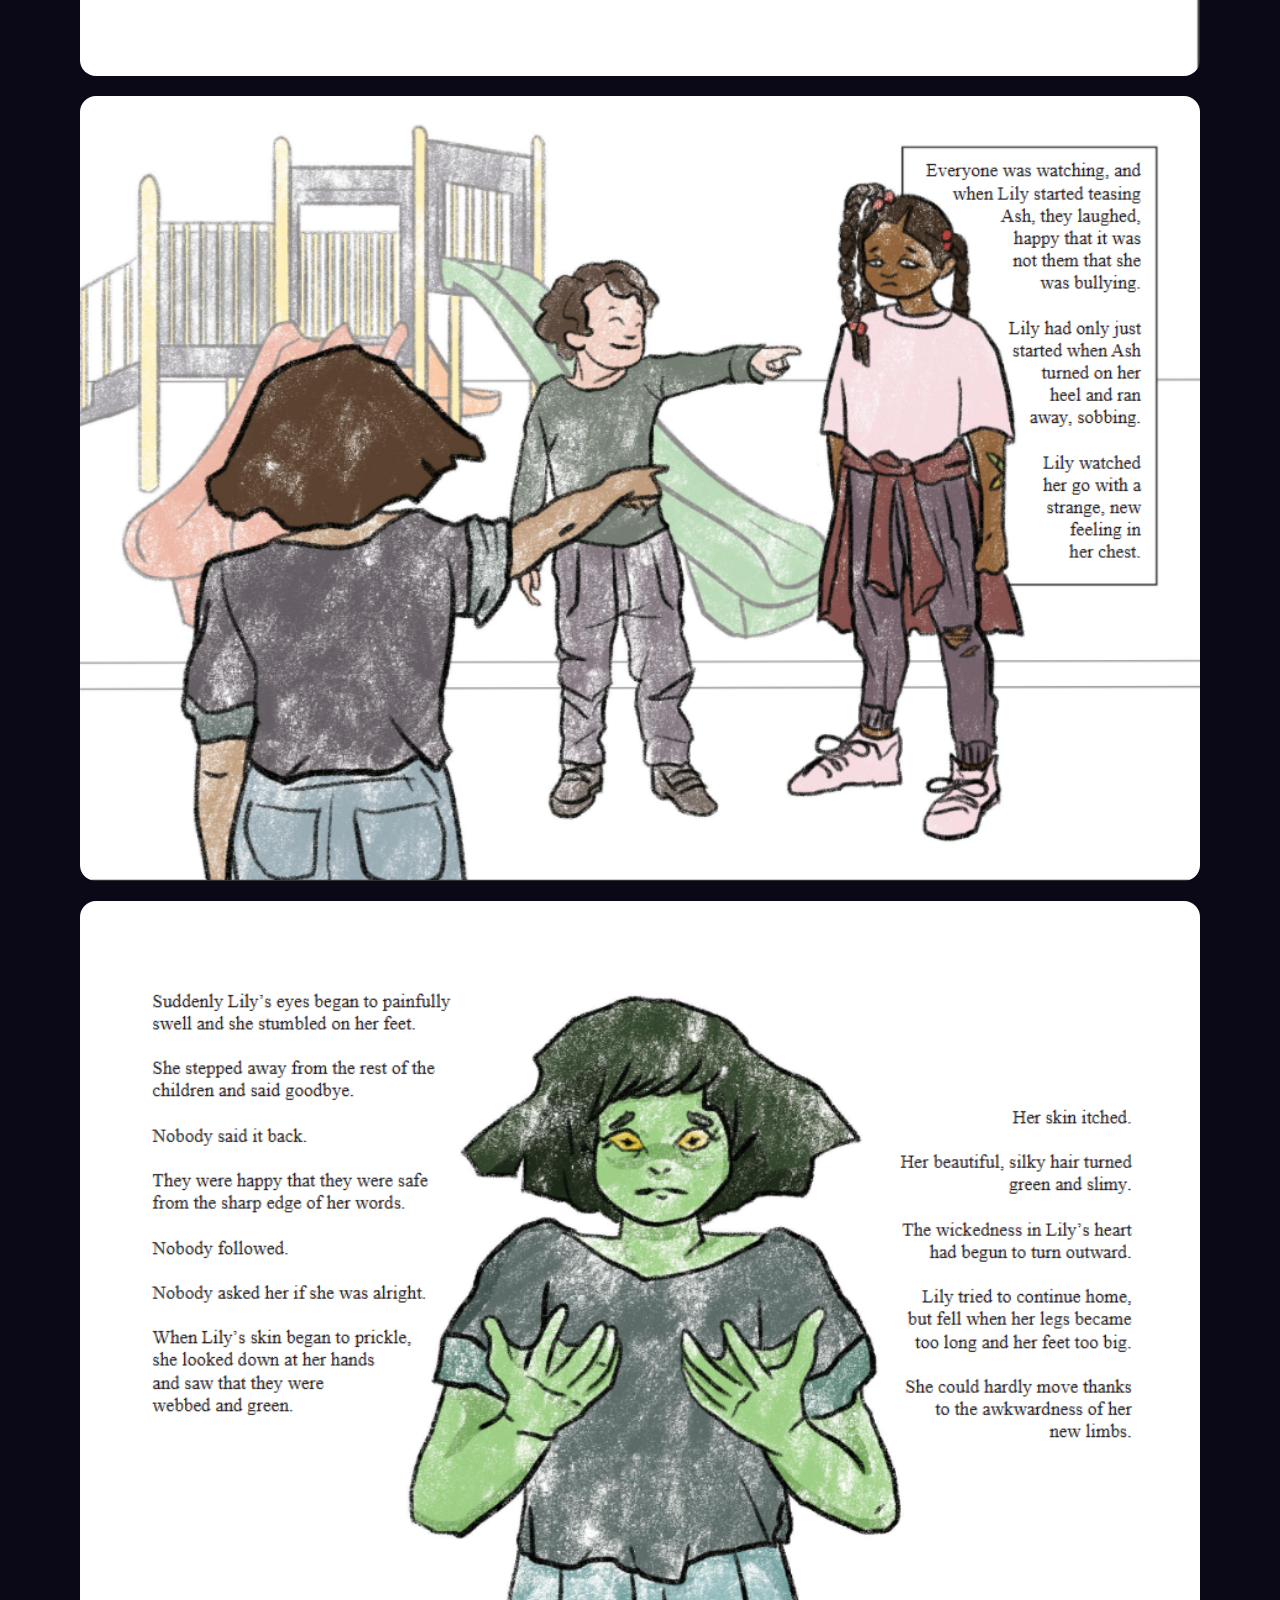
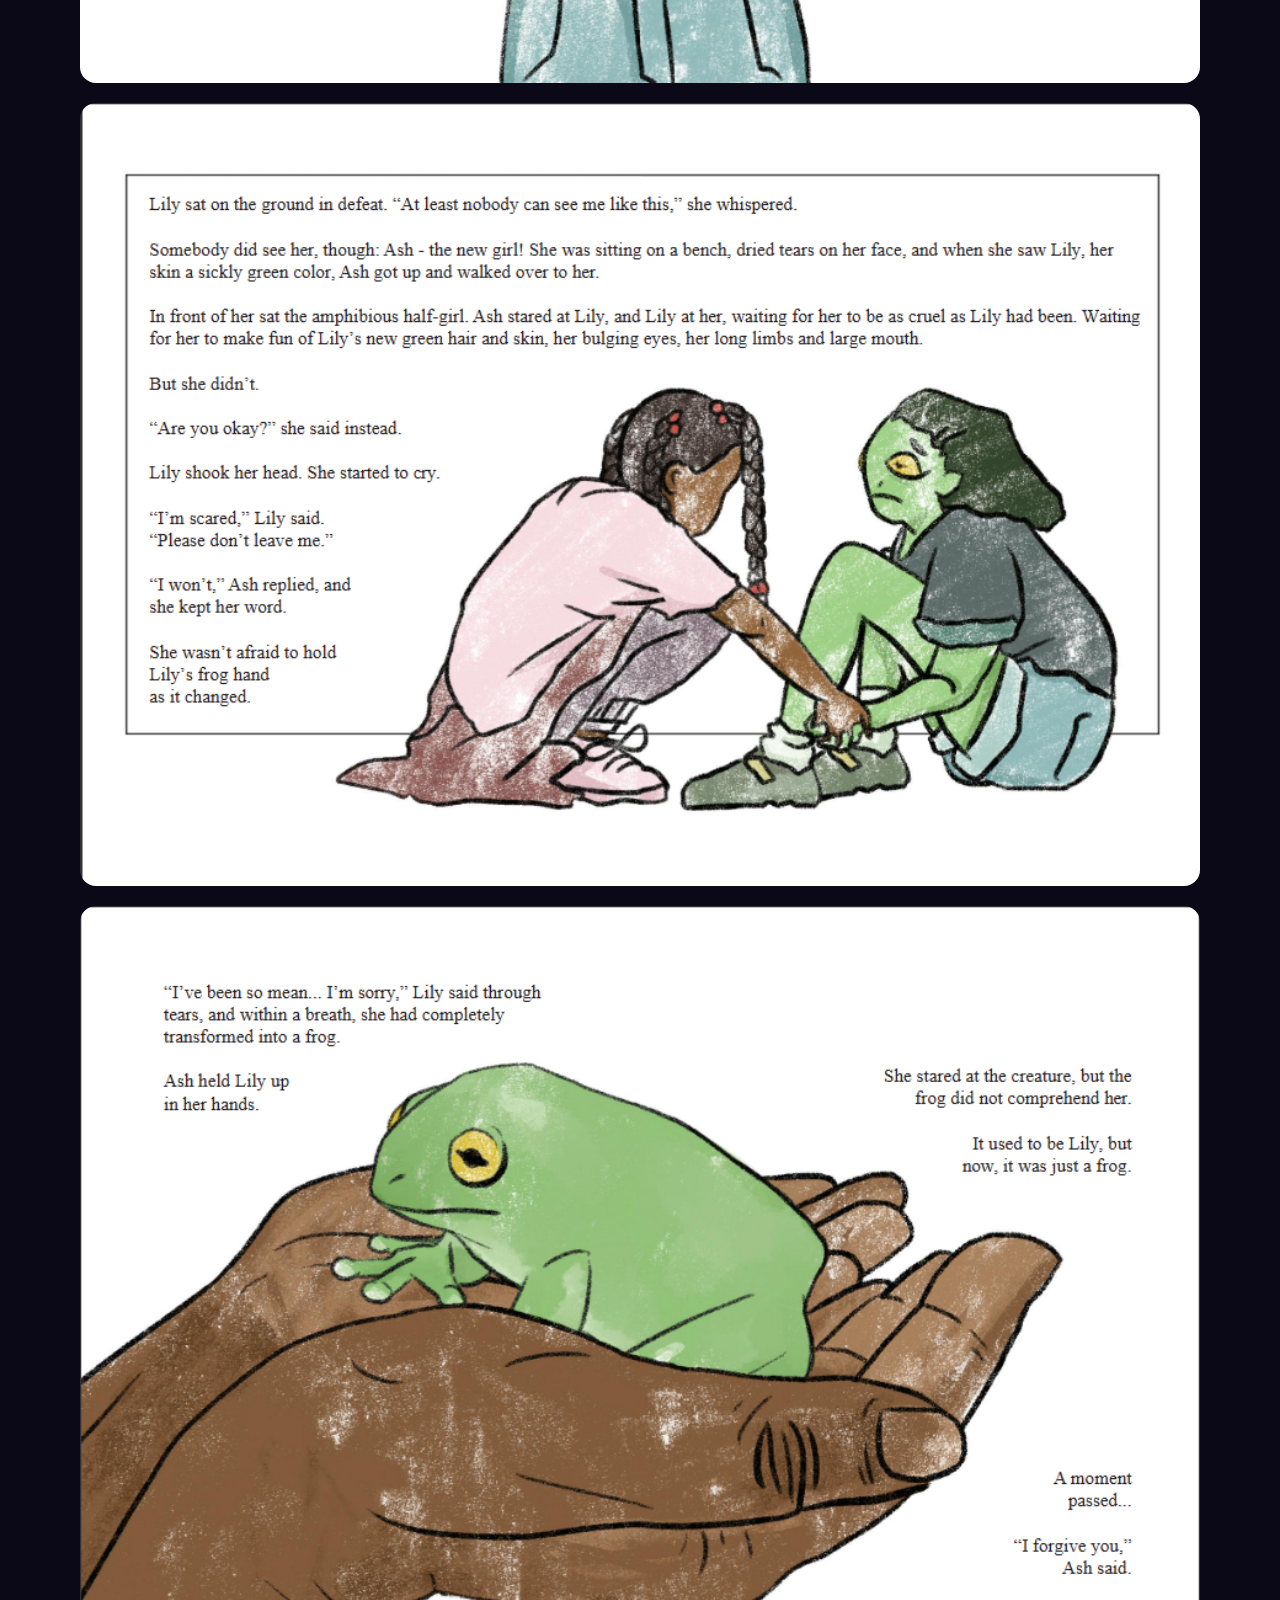
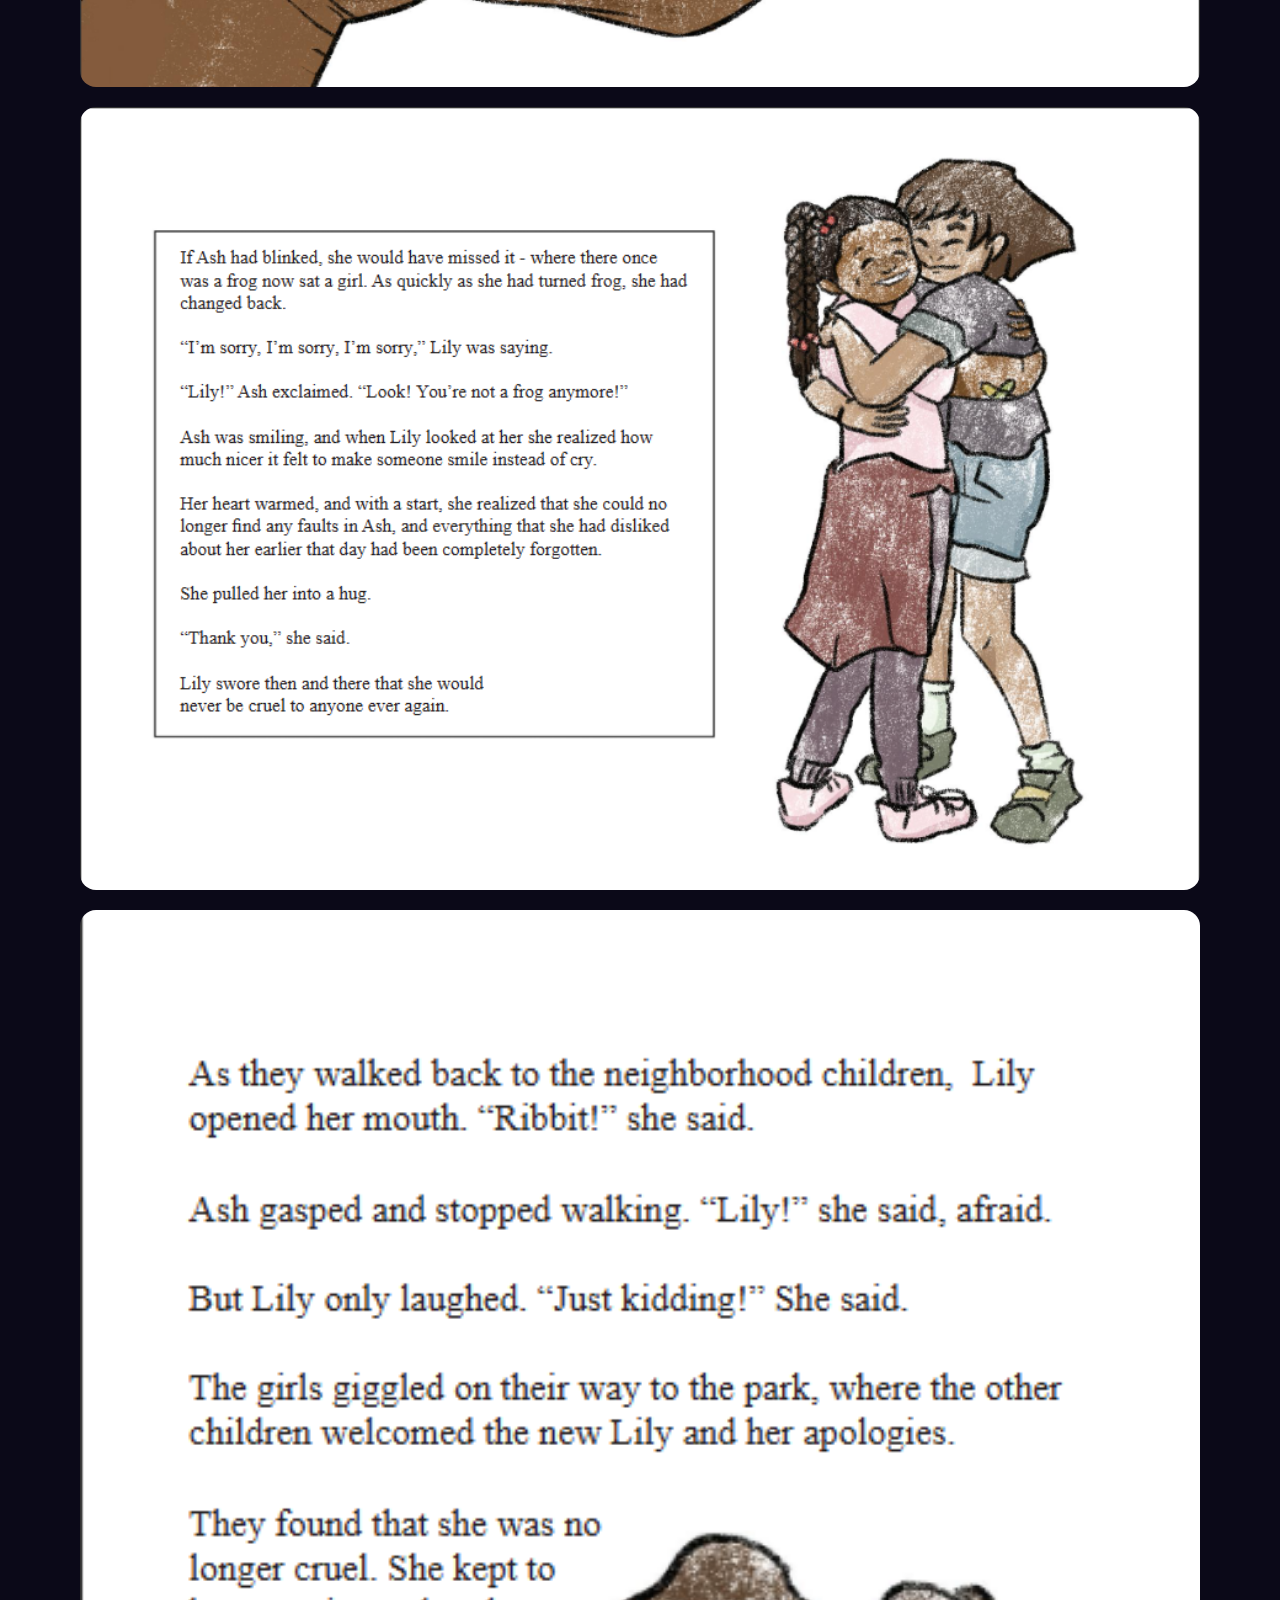
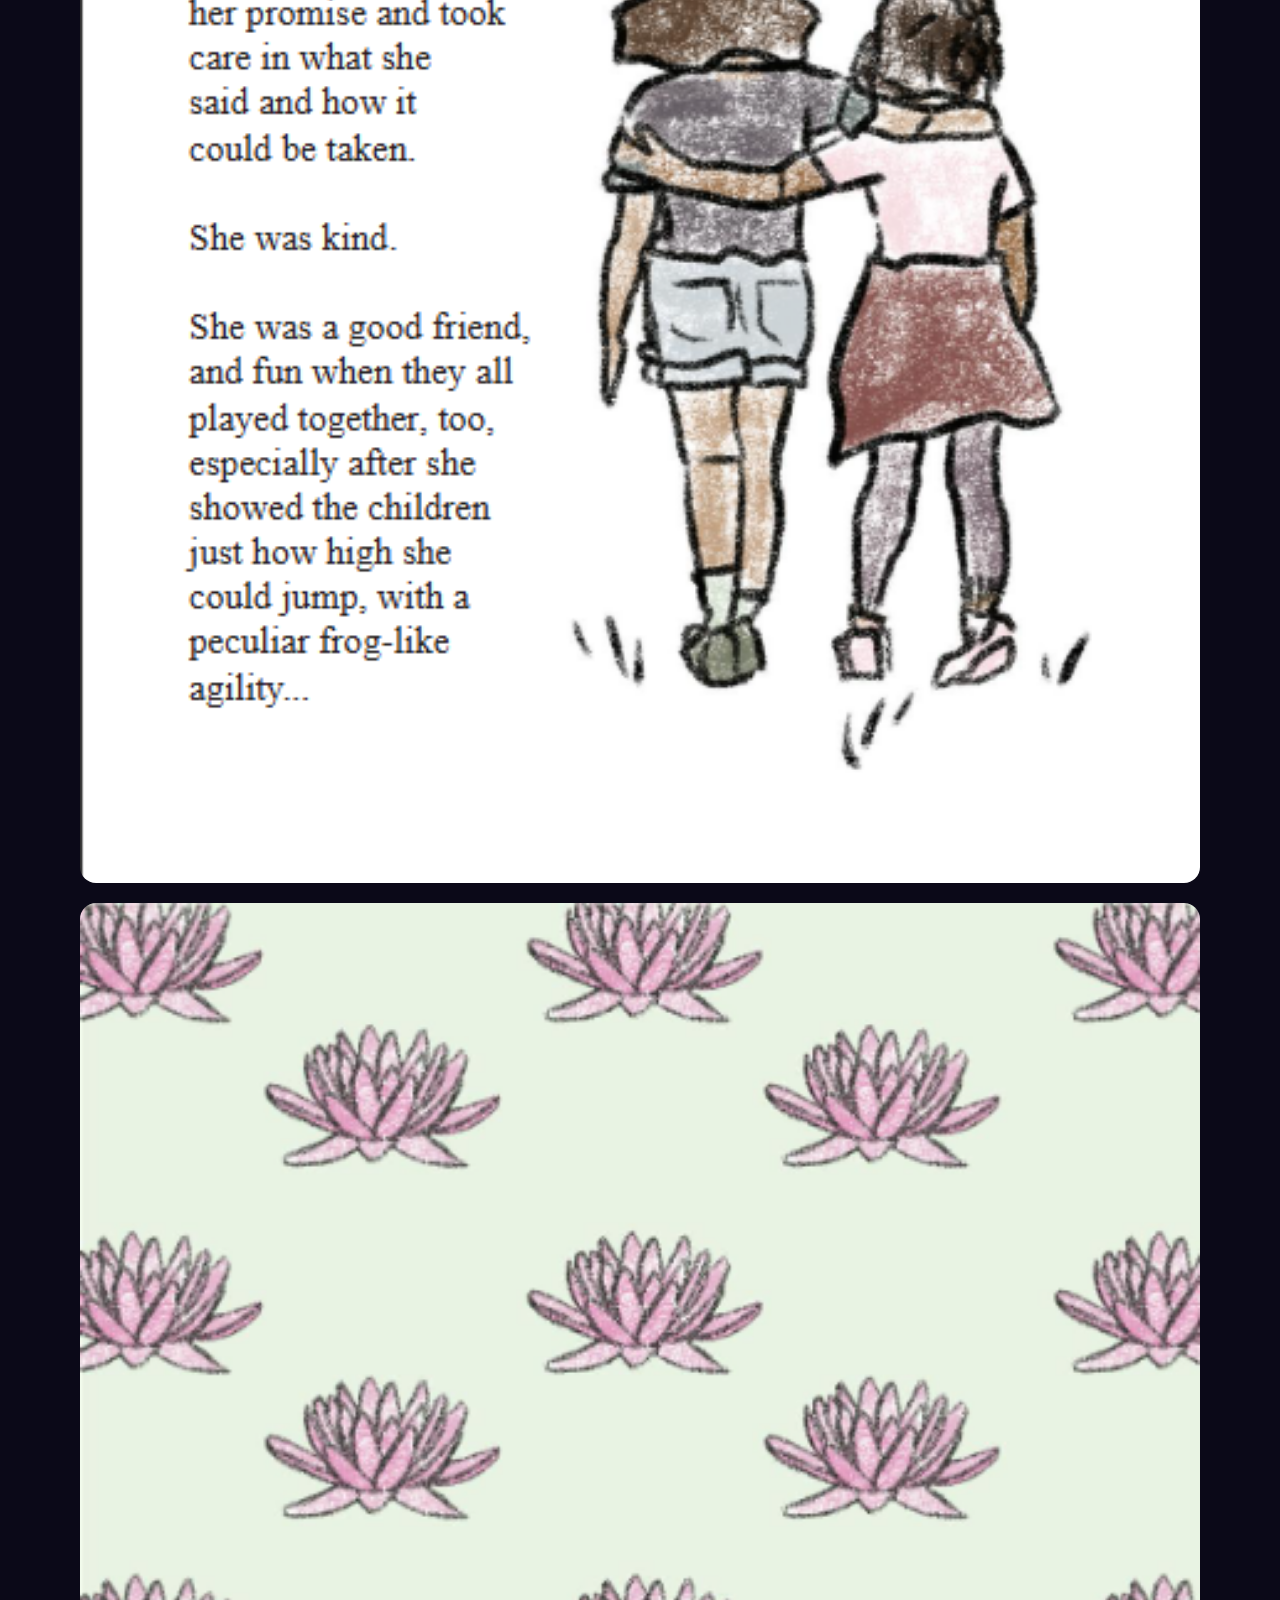
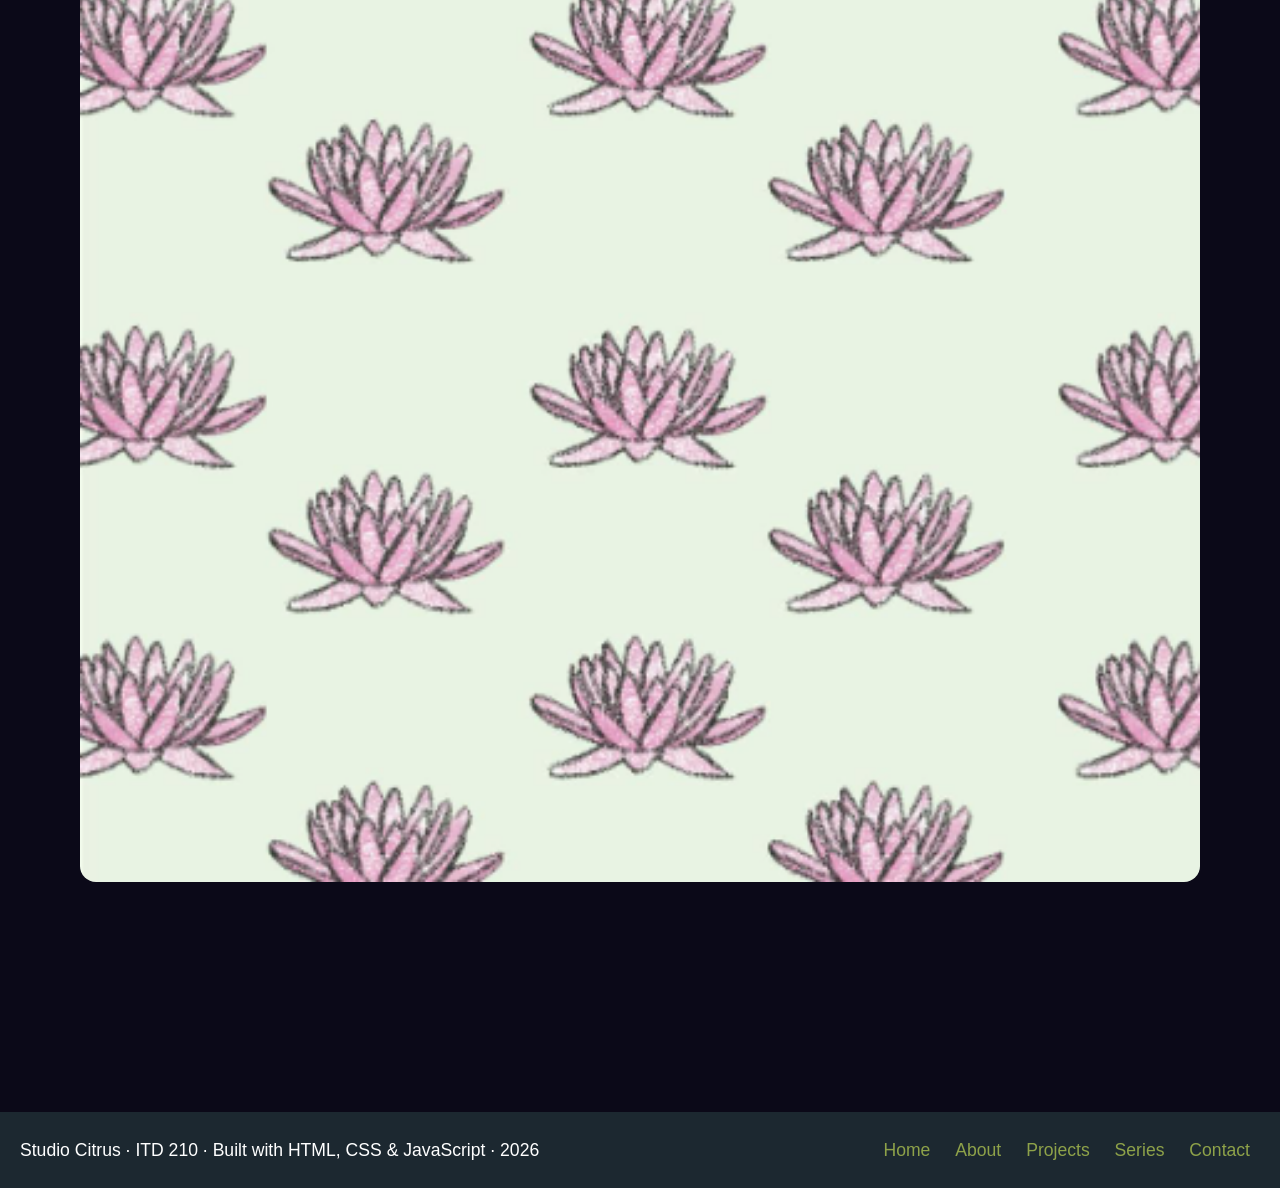
<file: froggirl.html>
<!DOCTYPE html>
<html lang="en">
<head>
    <meta charset="UTF-8">
    <meta name="viewport" content="width=device-width, initial-scale=1.0">
    <title>Spoils of the Garden</title>
    <link rel="stylesheet" href="css/style.css">
    <style>
        body {
            background: #0b0918;
        }
        header {
        background-color: #1e3142;
        }
    </style>
</head>
<body>
    <header>
        <div class="logo">
            <!--PLACEHOLDER LOGO-->
            <a href="index.html">
                <img src="images/logo3.png" alt="###" class="logo-icon">
            </a>
        </div>
        <!-- MOBILE MENU BUTTON -->
        <button class="menu-toggle" aria-label="Open Menu">
            ☰
        </button>
        <nav class="mobile-nav"> 
            <ul class="nav-links">
                <li><a href="index.html">Home</a></li>
                <li><a href="about.html">About</a></li>
                <li><a href="projects.html">Projects</a></li>
                <li><a href="series.html">Series</a></li>
                <li><a href="contact.html">Contact</a></li>
            </ul>
        </nav>
    </header>
    <main>
        <!--COMIC CONTAINER-->
        <section class="comic-container">
            <!--PANEL 1-->
            <div class="panel">
                <a href="#2"><img src="images/froggirl.png" alt="page 1"></a>
            </div>
            <!--PANEL 2-->
            <div class="panel">
                <a href="#3"><img src="images/froggirl01.png" alt="page 2" id="2"></a>
            </div>
            <!--PANEL 3-->
            <div class="panel">
                <a href="#4"><img src="images/froggirl02.png" alt="page 3" id="3"></a>
            </div>
            <!--PANEL 4-->
            <div class="panel">
                <a href="#5"><img src="images/froggirl03.png" alt="page 4" id="4"></a>
            </div>
            <!--PANEL 5-->
            <div class="panel">
                <a href="#6"><img src="images/froggirl04.png" alt="page 5" id="5"></a>
            </div>
            <!--PANEL 6-->
            <div class="panel">
                <a href="#7"><img src="images/froggirl05.png" alt="page 6" id="6"></a>
            </div>
            <!--PANEL 7-->
            <div class="panel">
                <a href="#8"><img src="images/froggirl07.png" alt="page 7" id="7"></a>
            </div>
            <!--PANEL 8-->
            <div class="panel">
                <a href="#9"><img src="images/froggirl08.png" alt="page 8" id="8"></a>
            </div>
            <!--PANEL 9-->
            <div class="panel">
                <a href="#10"><img src="images/froggirl09.png" alt="page 9" id="9"></a>
            </div>
            <!--PANEL 10-->
            <div class="panel">
                <a href="#11"><img src="images/froggirl01.png" alt="page 10" id="10"></a>
            </div>
        </section>
    </main>
    <footer>
        <p>Studio Citrus · ITD 210 · Built with HTML, CSS & JavaScript · 2026</p>
        <div class="footer-links">
            <a href="index.html">Home</a>
            <a href="about.html">About</a>
            <a href="projects.html">Projects</a>
            <a href="series.html">Series</a>
            <a href="contact.html">Contact</a>
        </div>
    </footer>
</body>
</html>
</file>
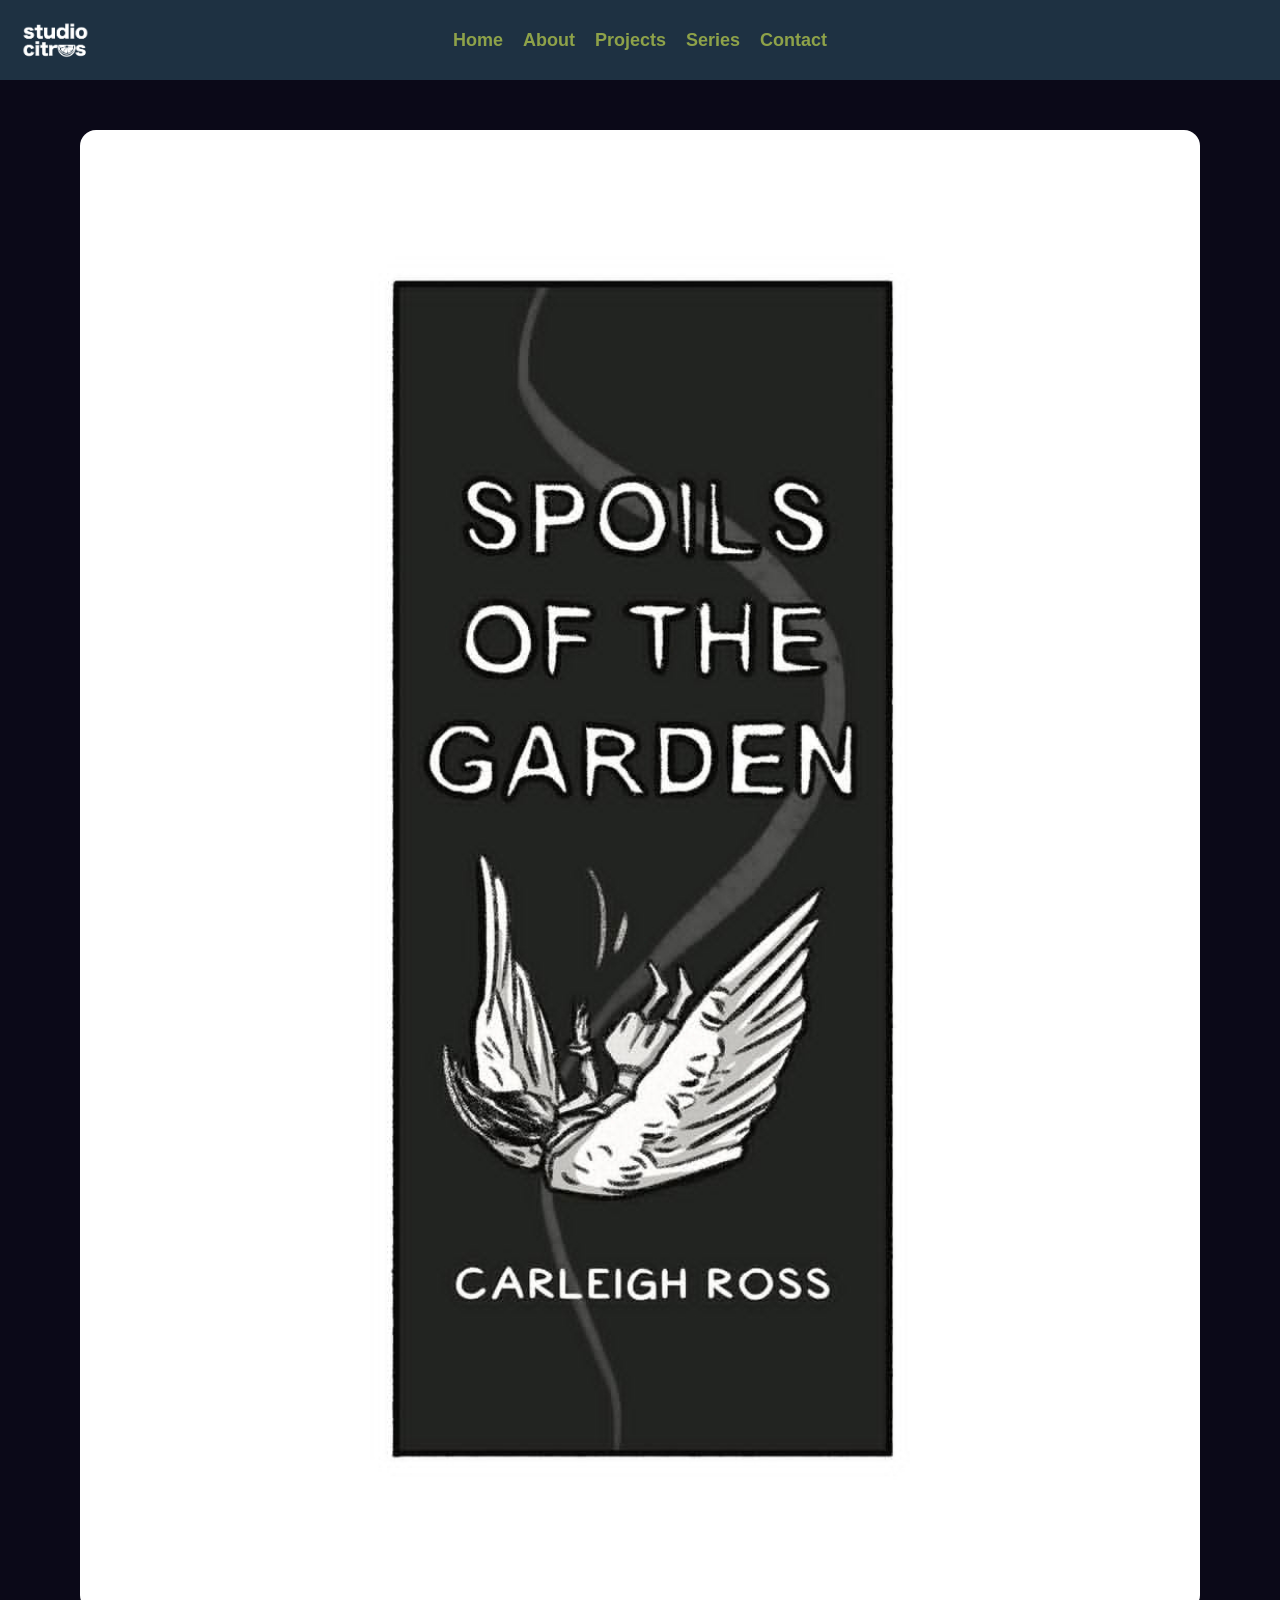
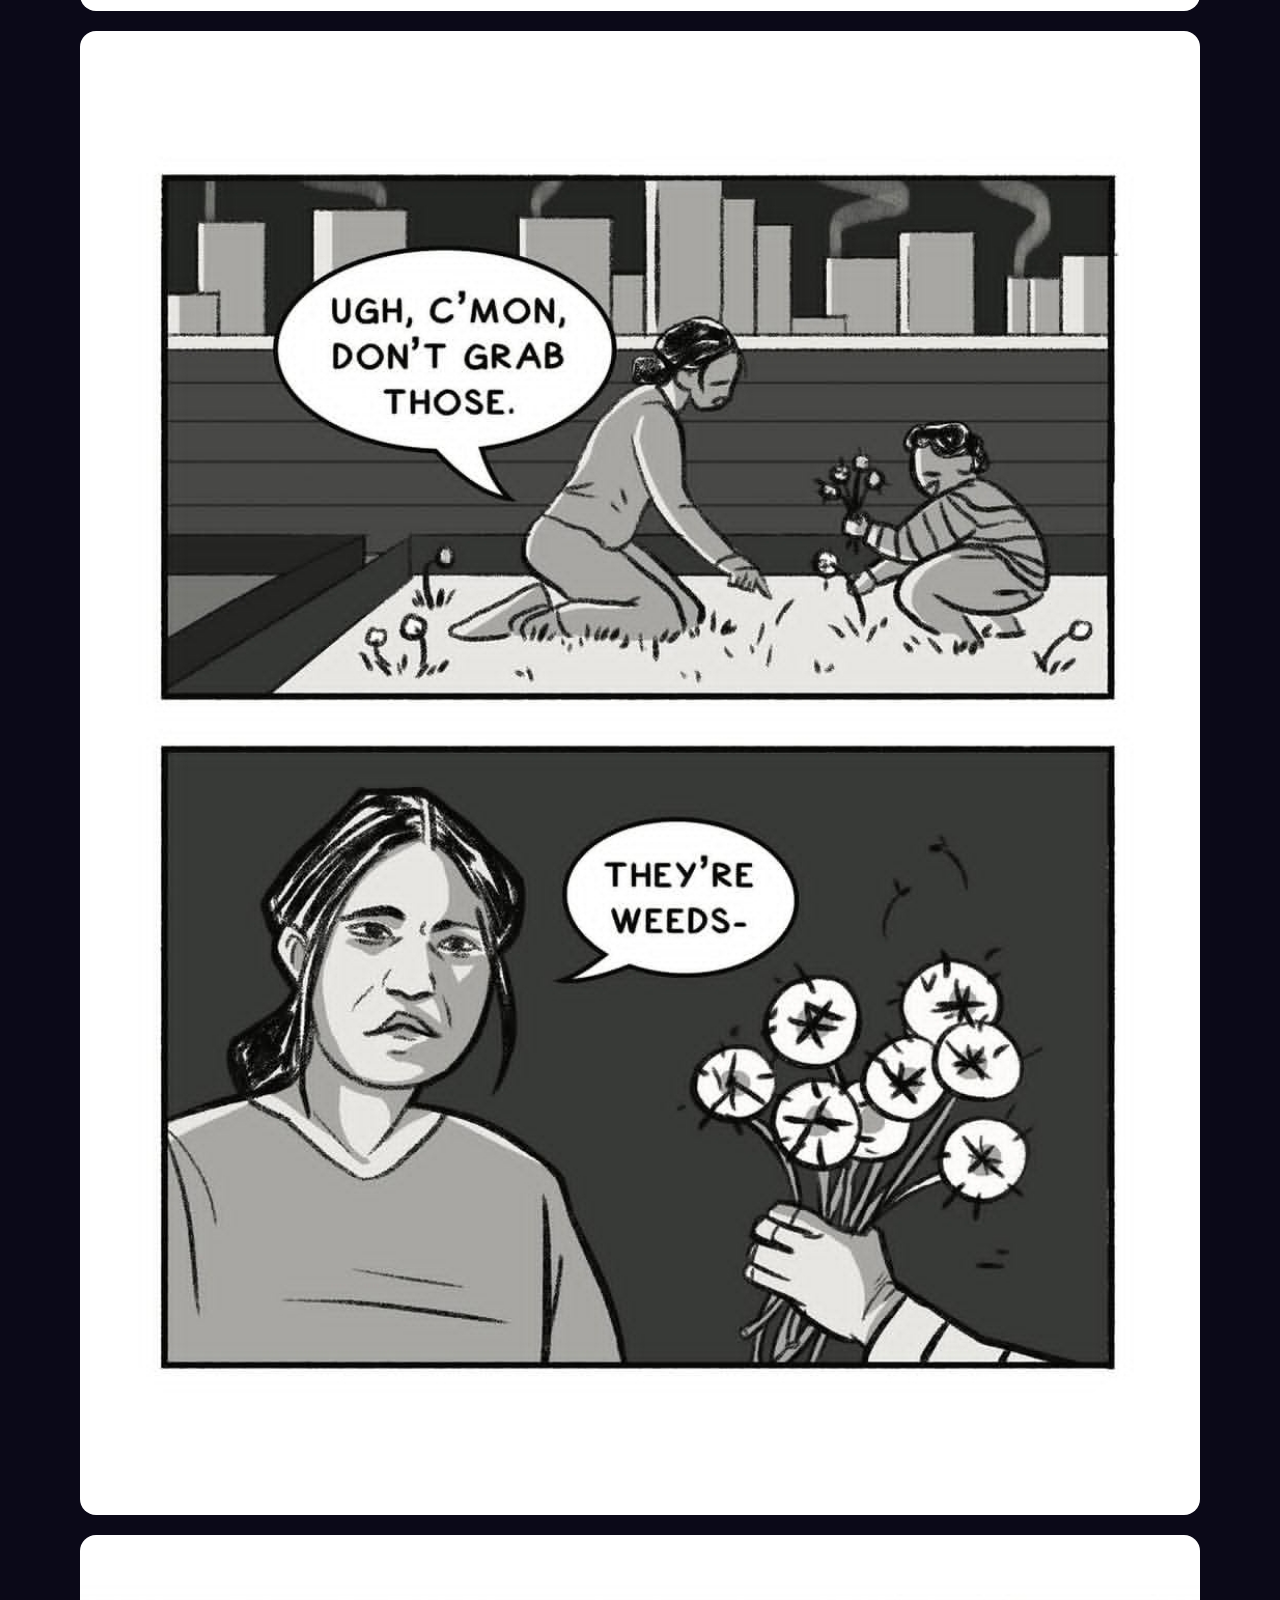
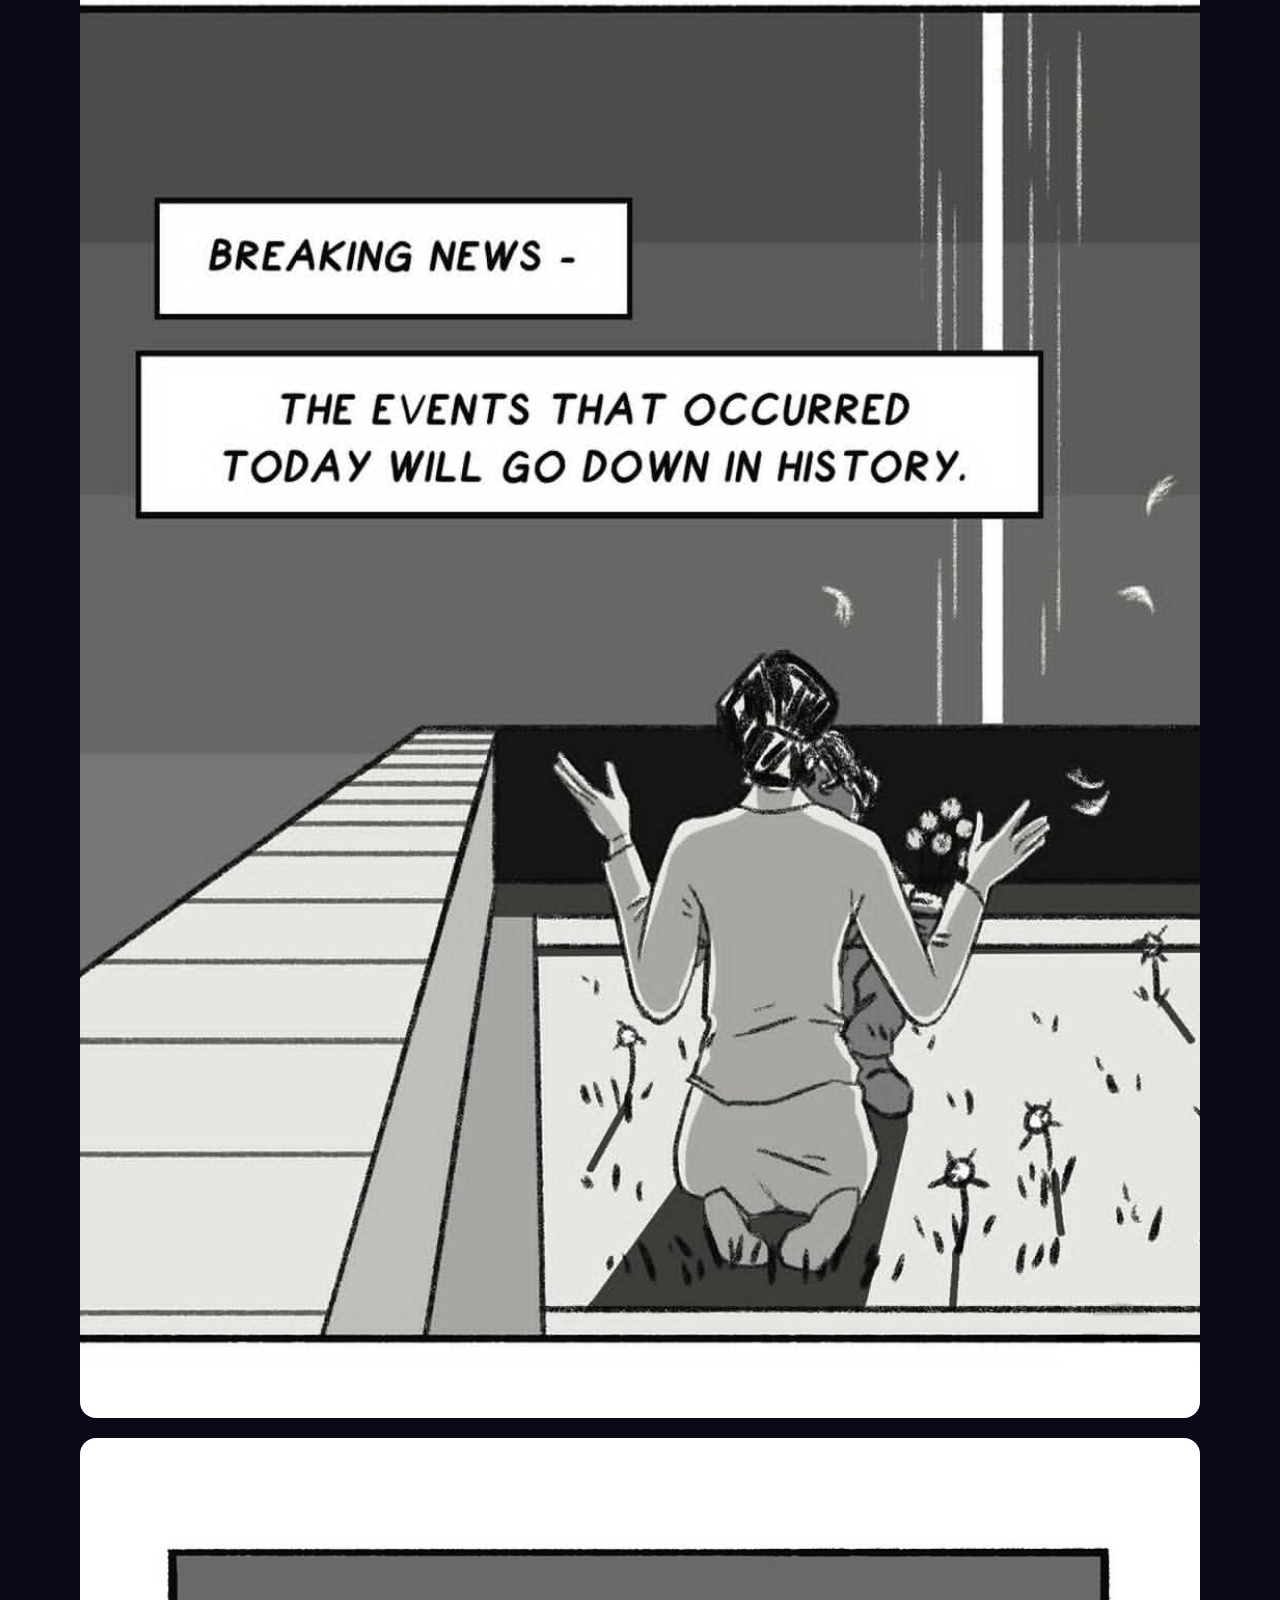
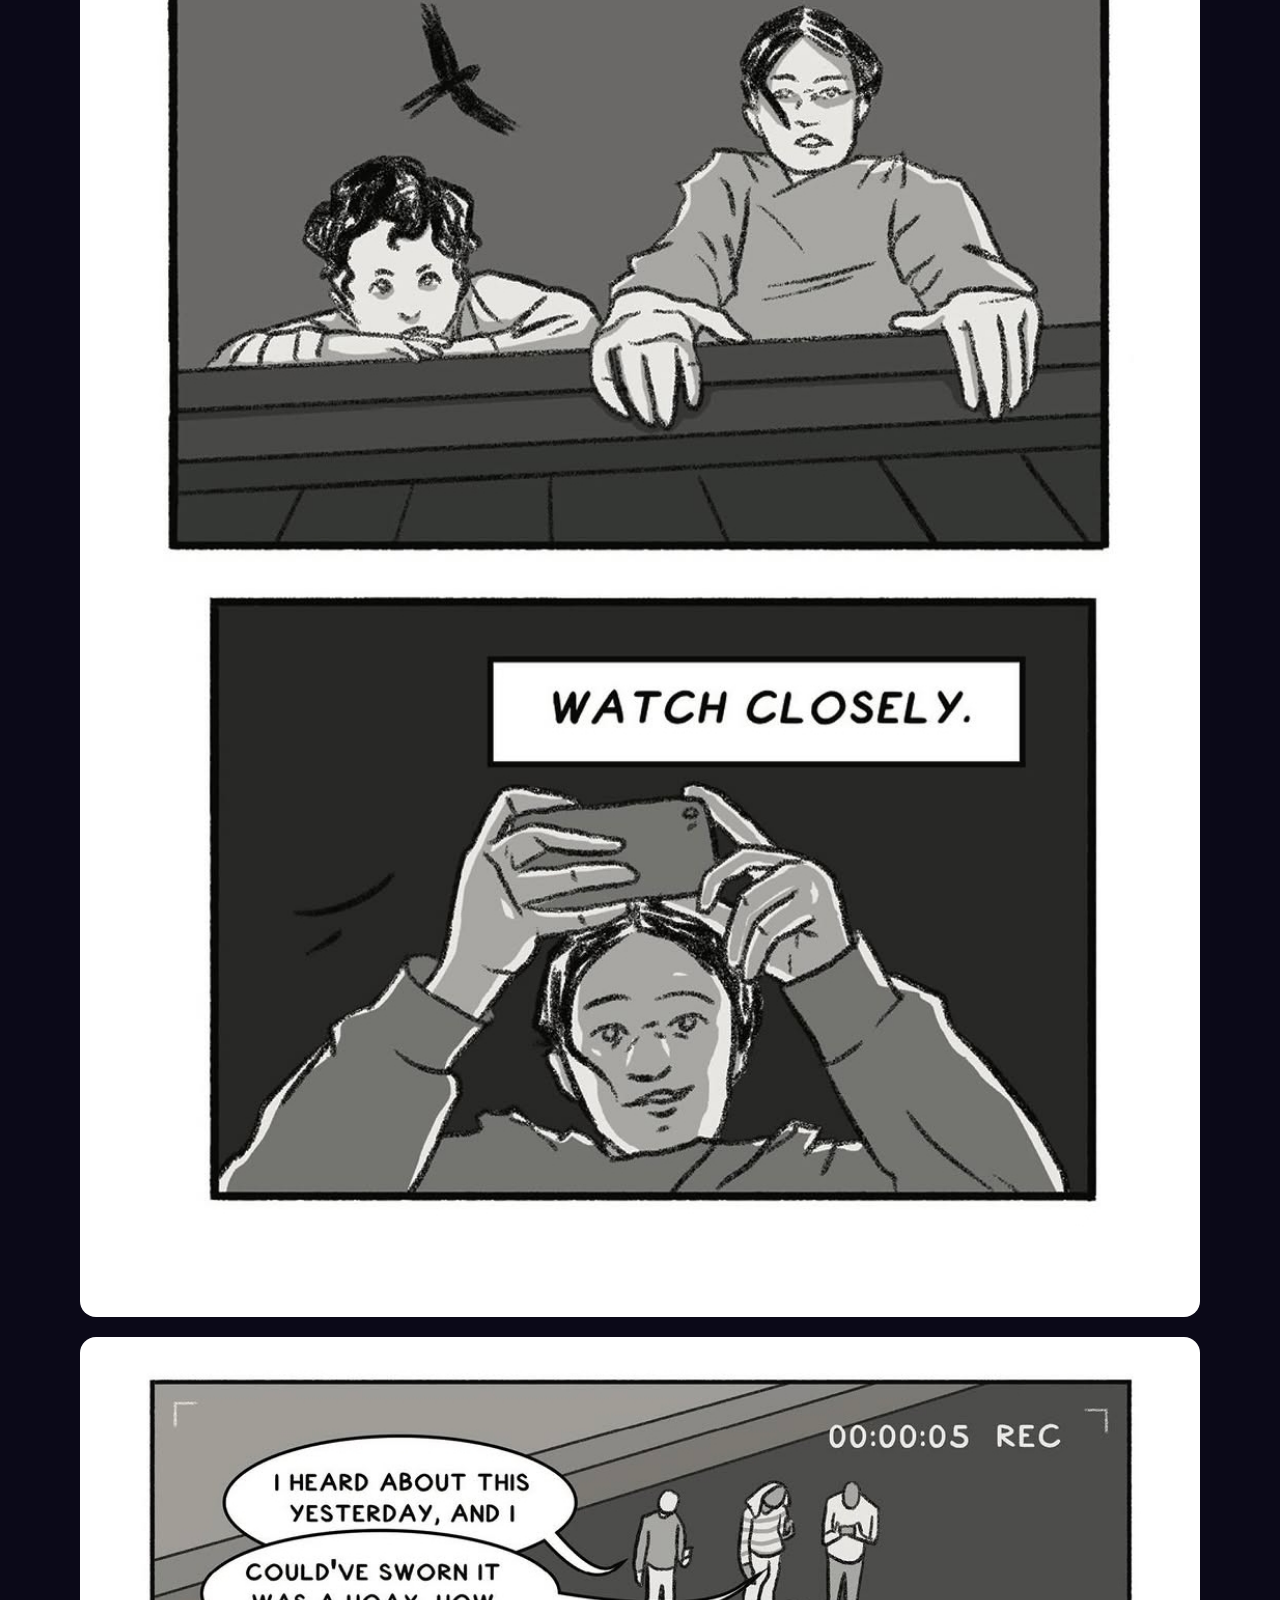
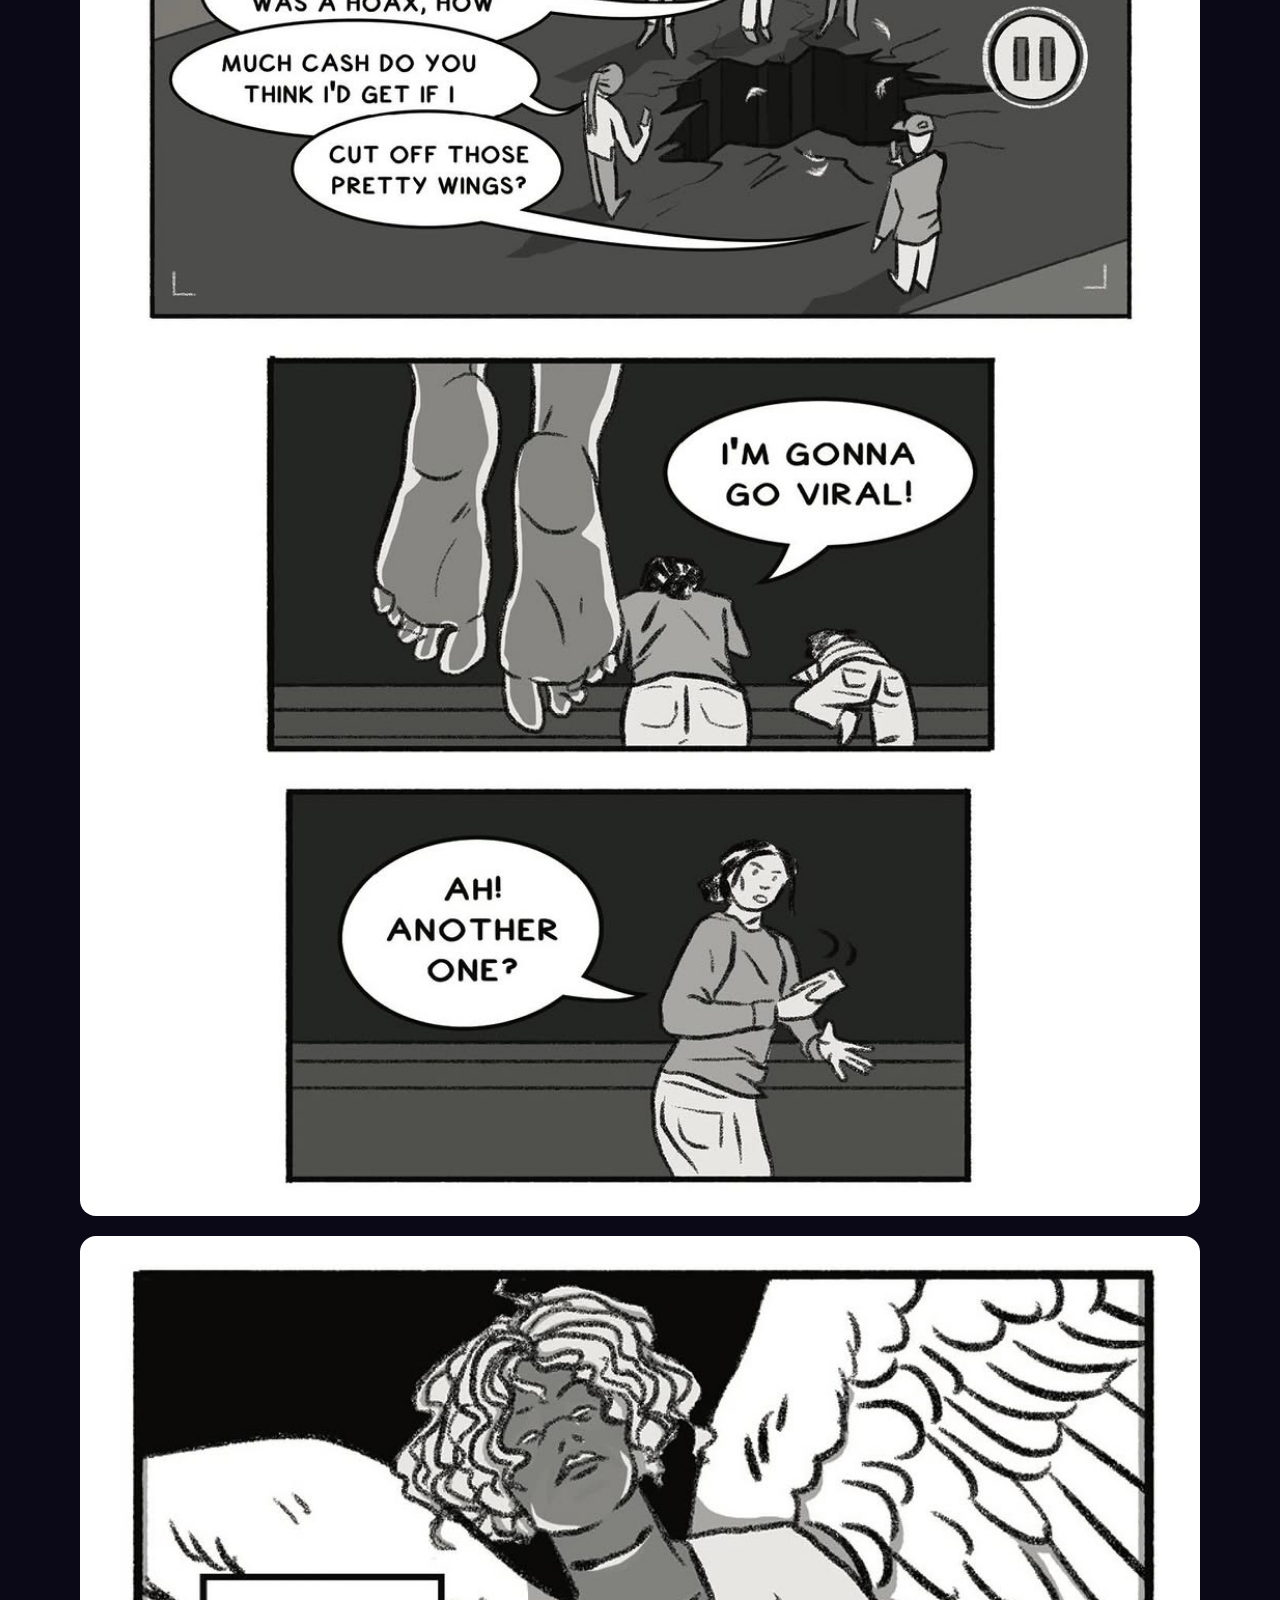
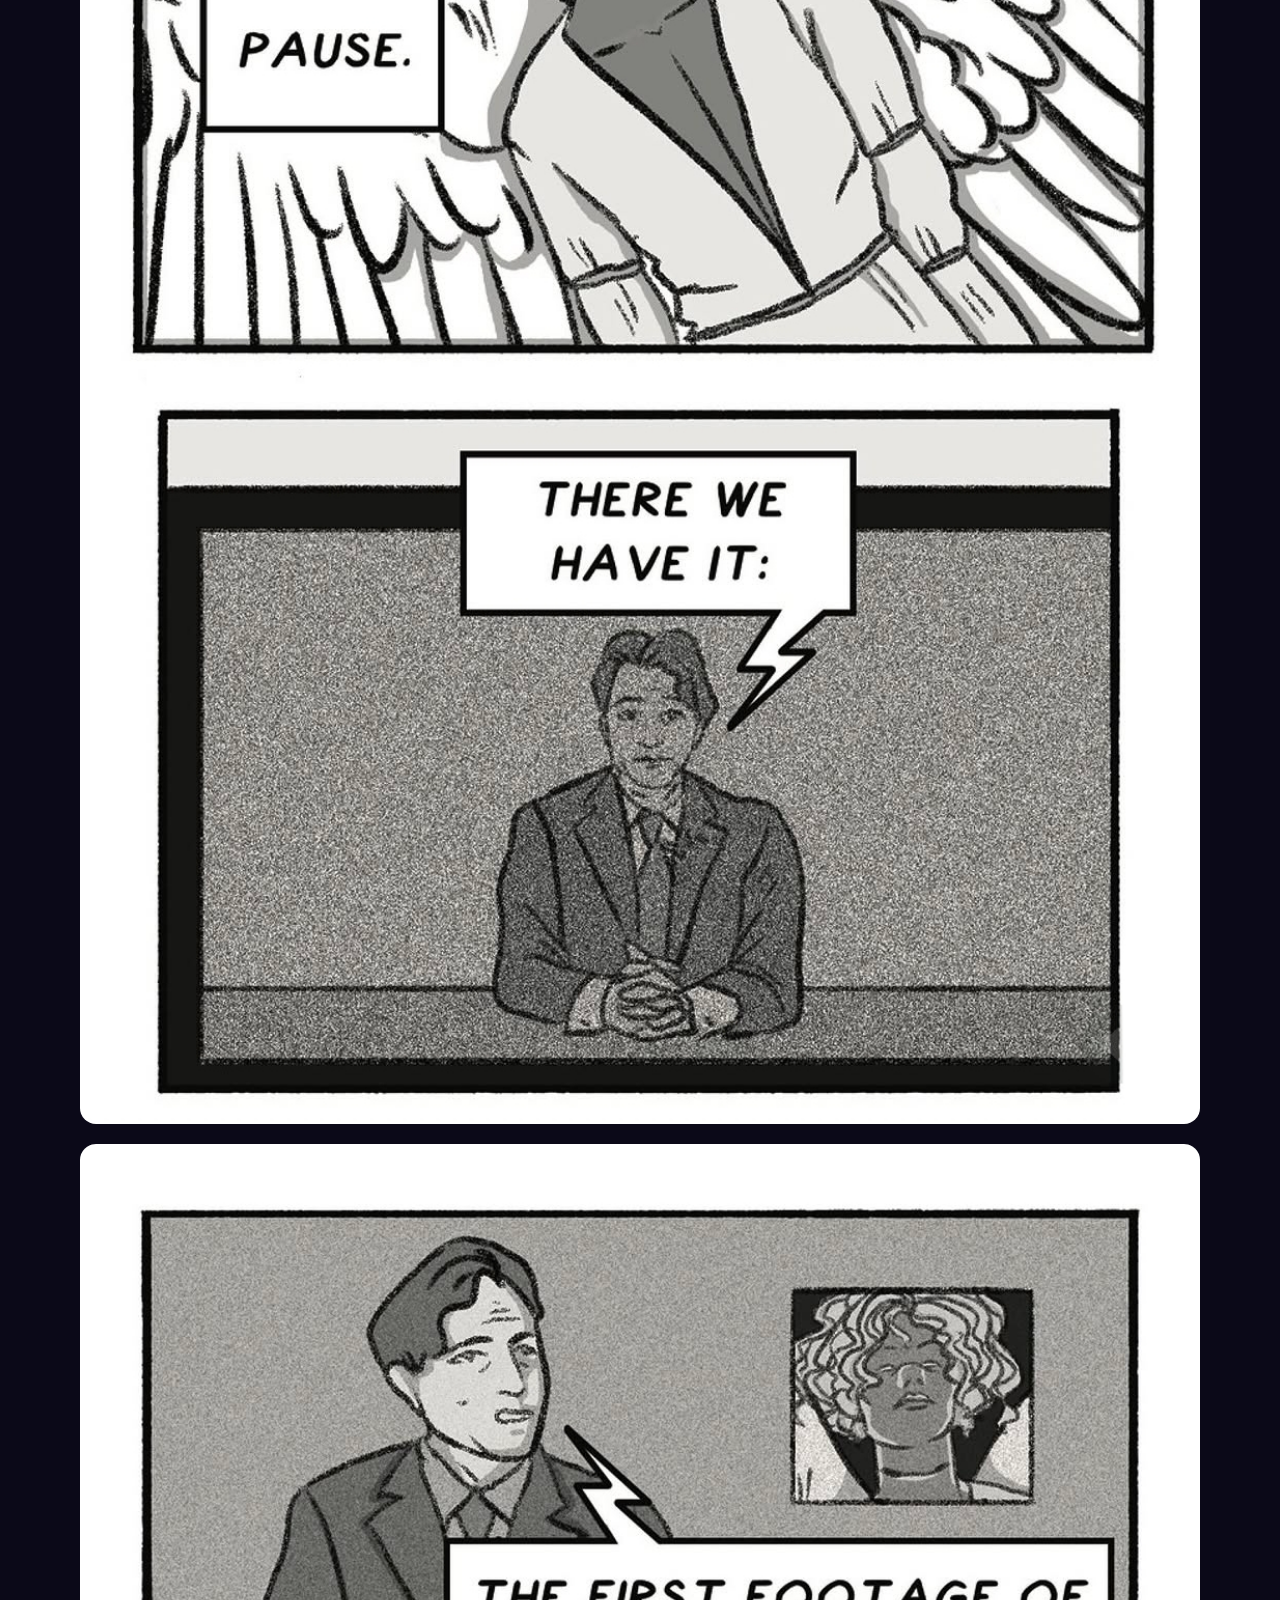
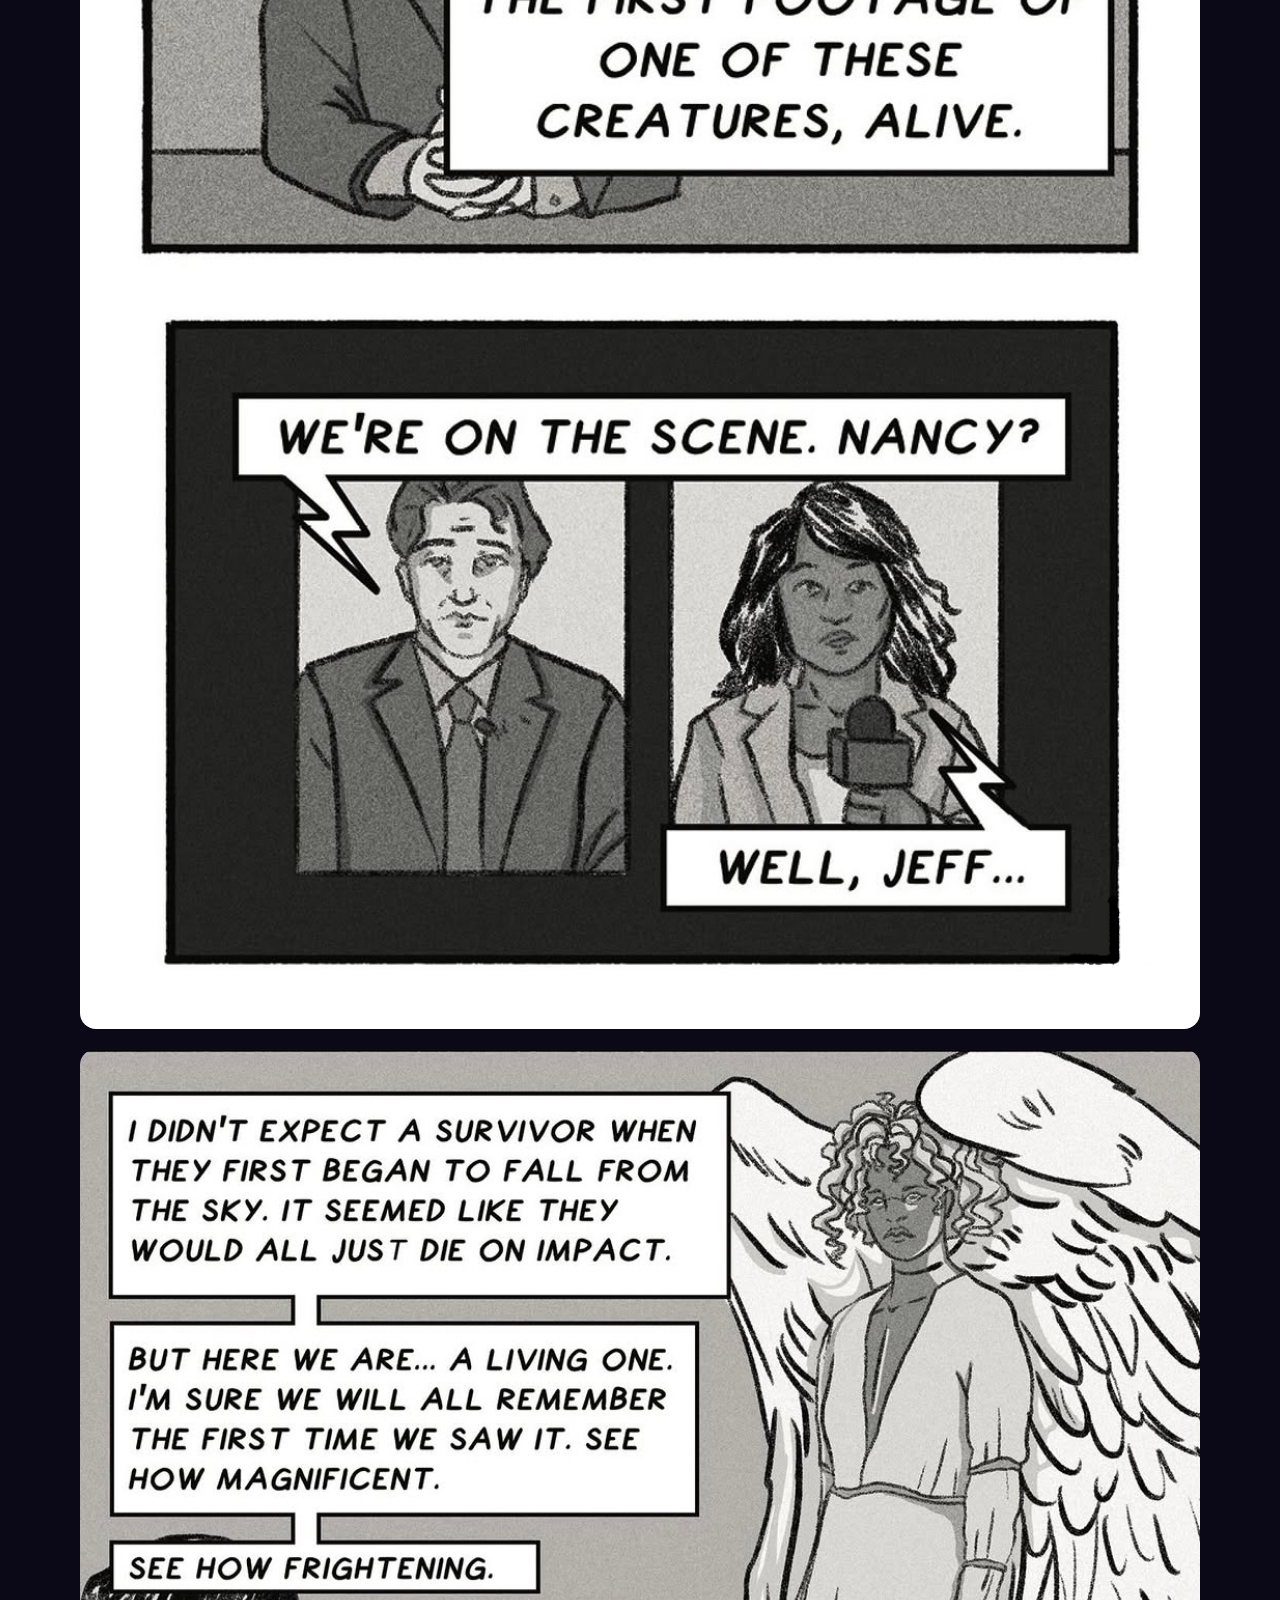
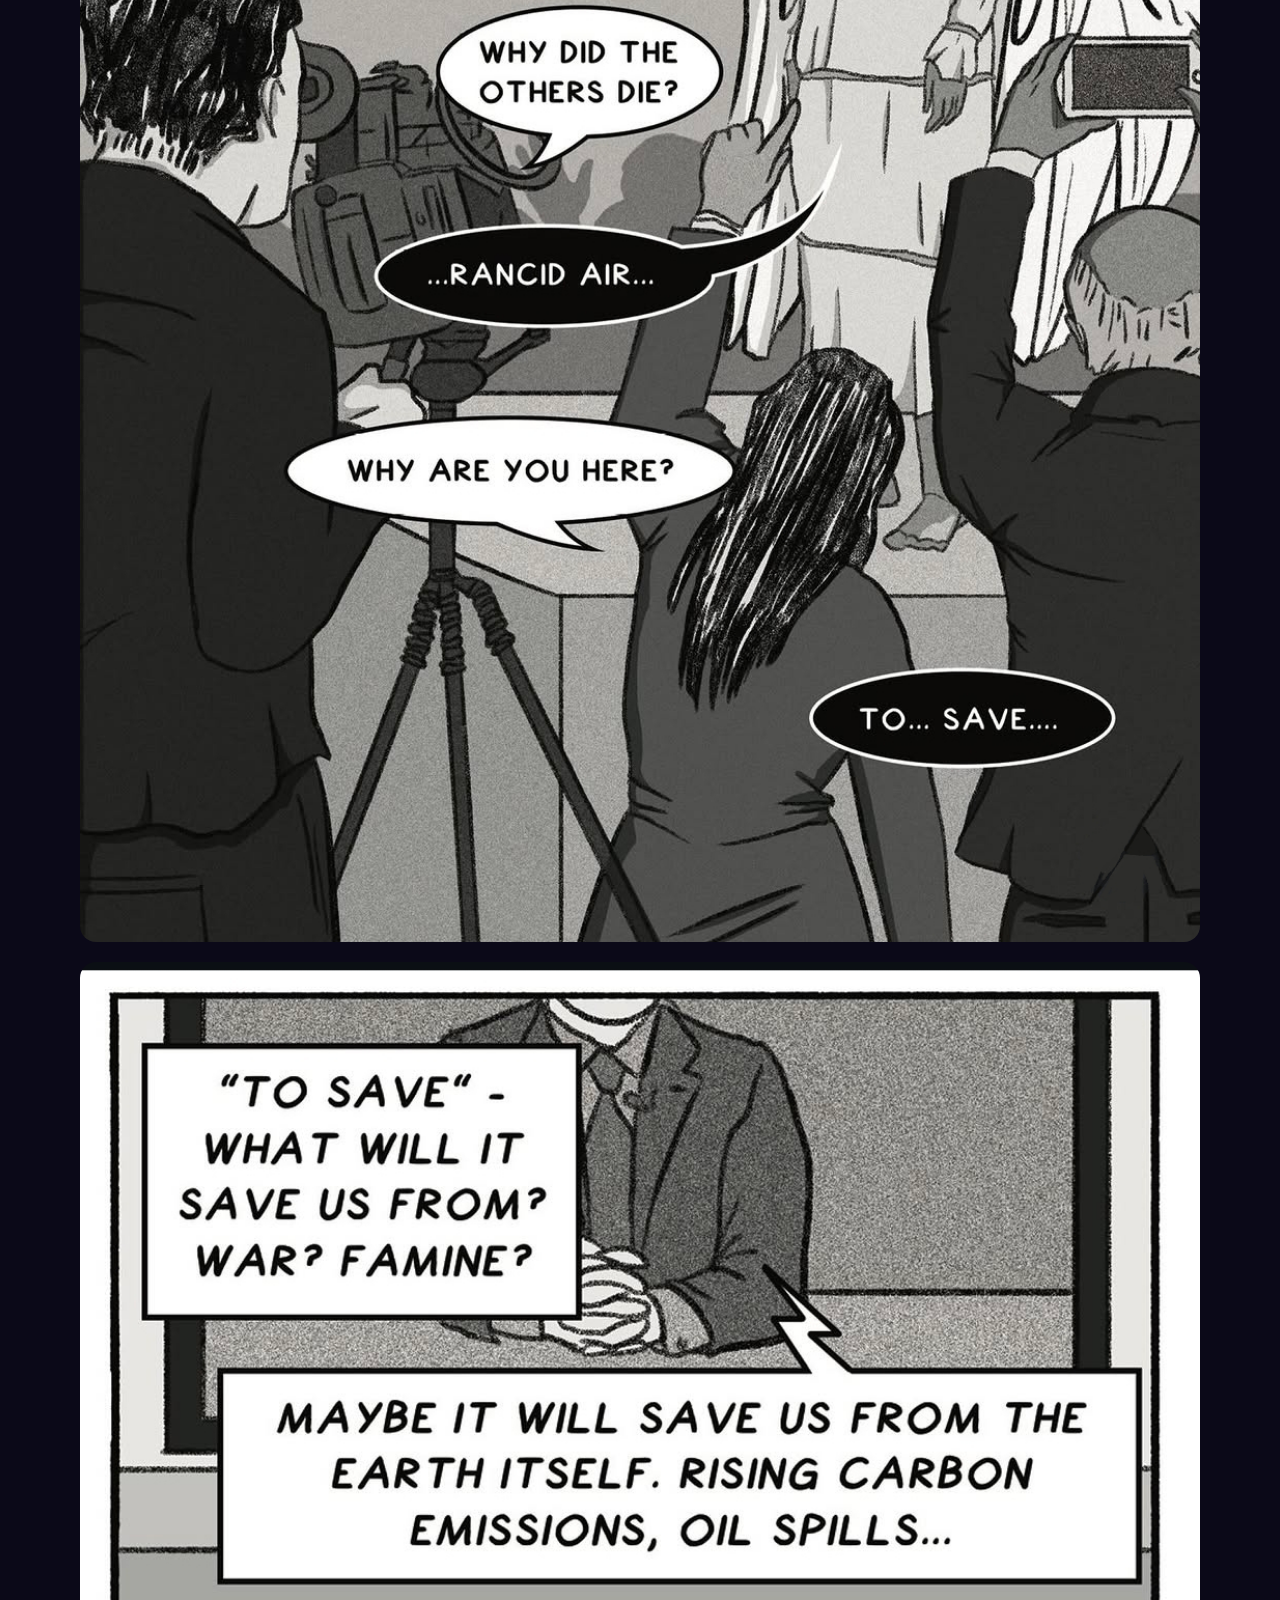
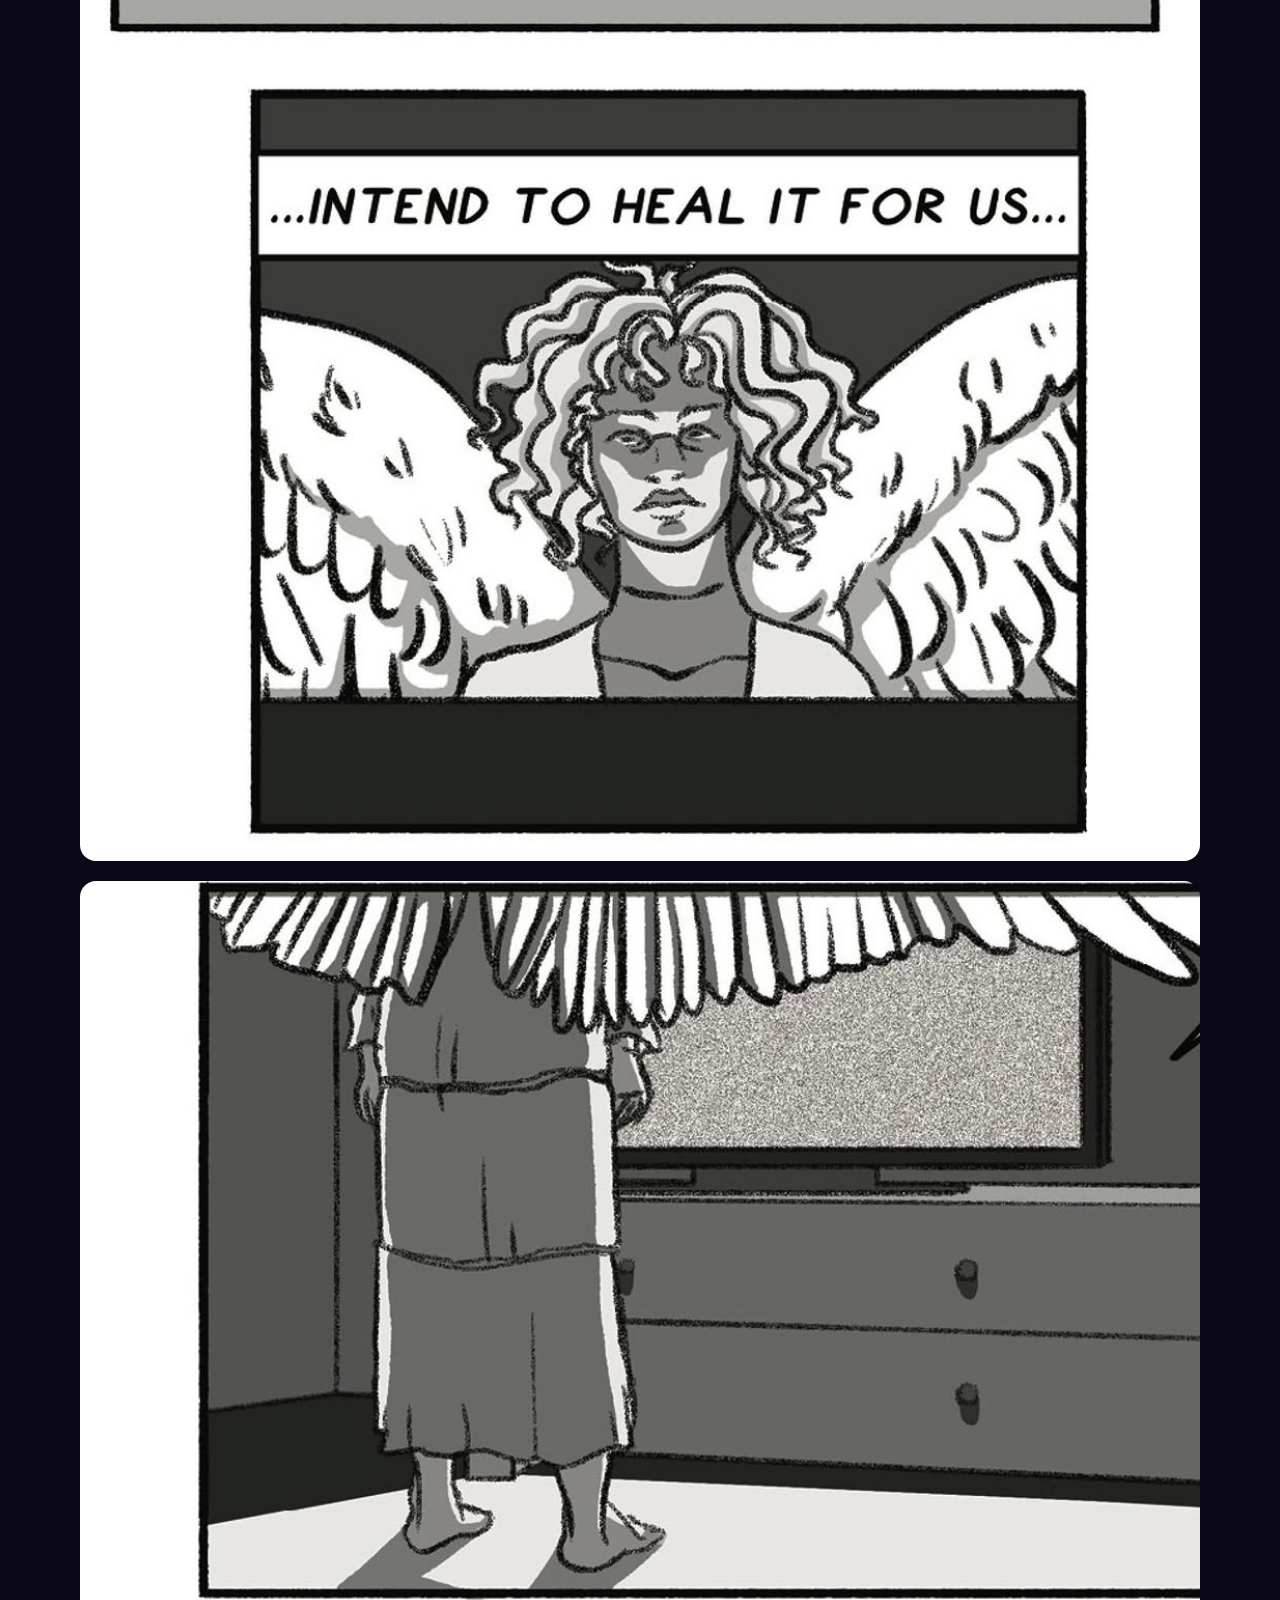
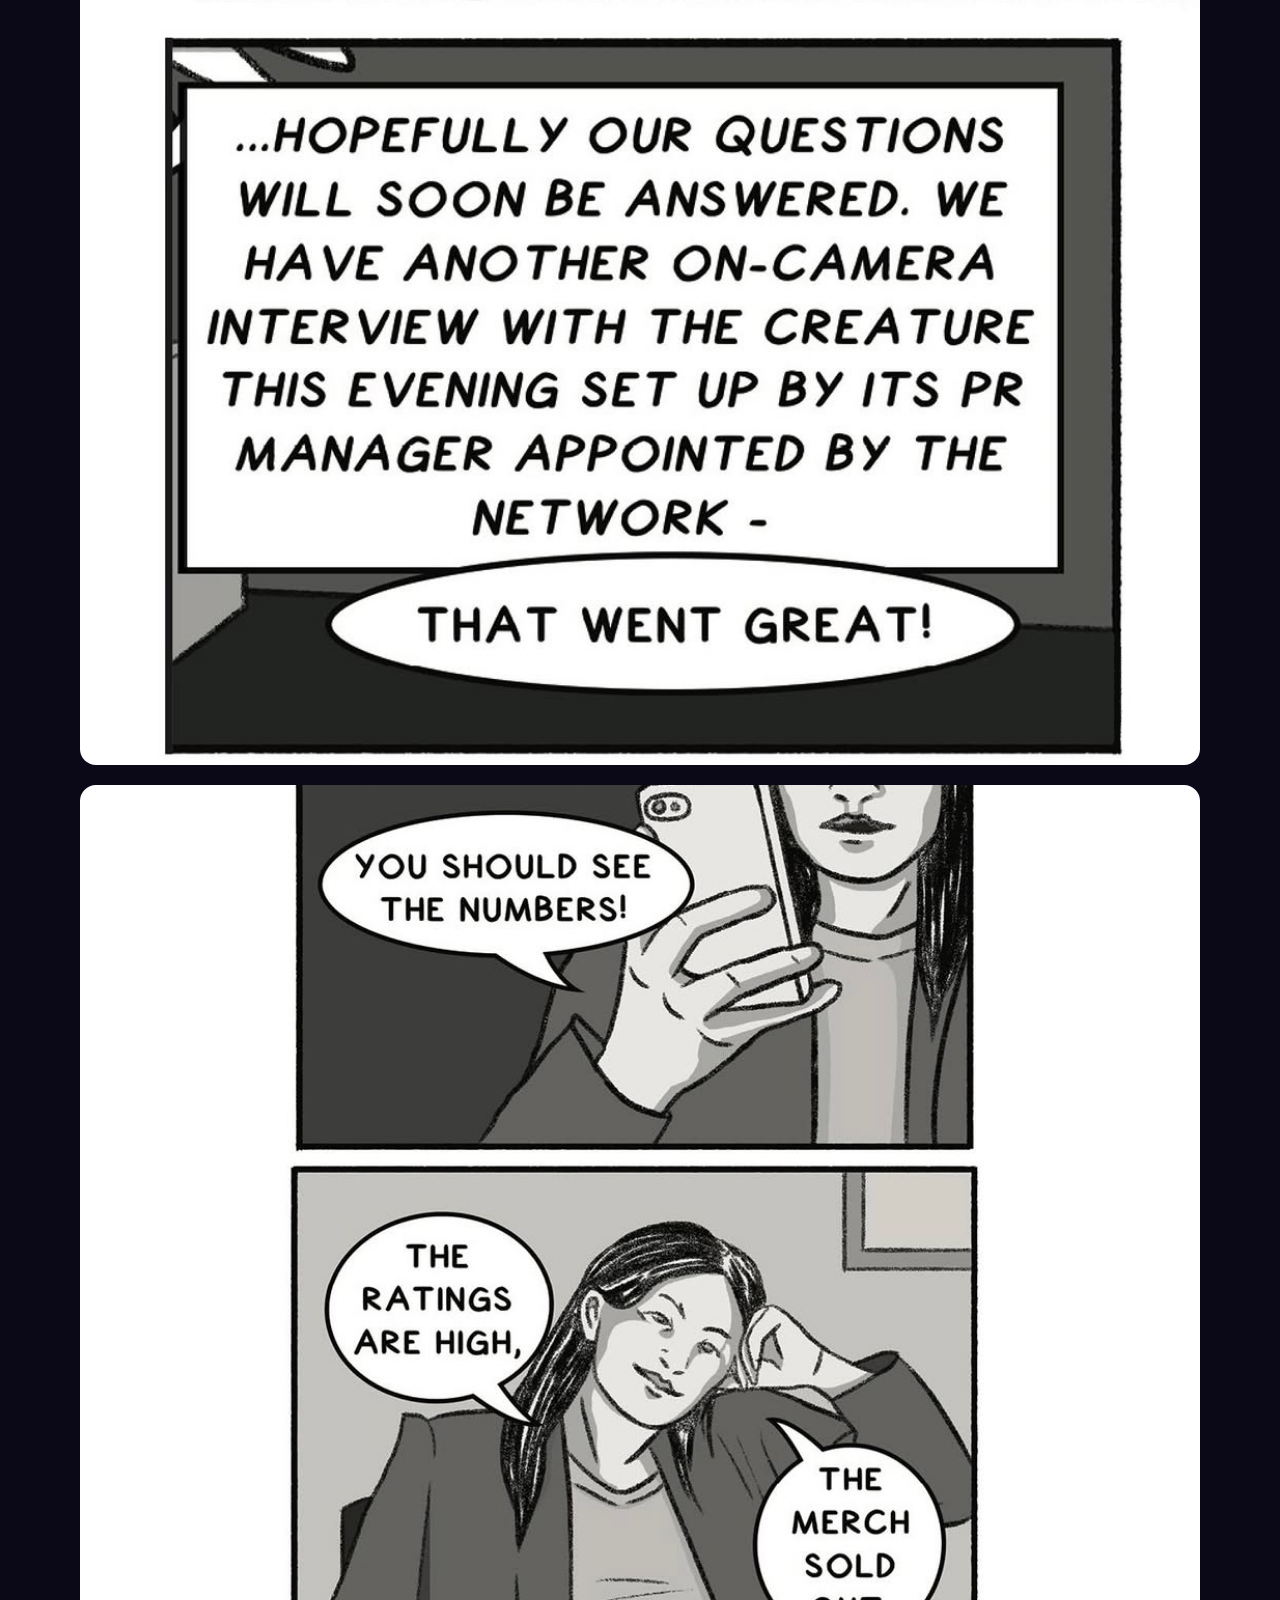
<file: sotg.html>
<!DOCTYPE html>
<html lang="en">
<head>
    <meta charset="UTF-8">
    <meta name="viewport" content="width=device-width, initial-scale=1.0">
    <title>Spoils of the Garden</title>
    <link rel="stylesheet" href="css/style.css">
    <style>
        body {
            background: #0b0918;
        }
        header {
        background-color: #1e3142;
        }
    </style>
</head>
<body>
    <header>
        <div class="logo">
            <!--PLACEHOLDER LOGO-->
            <a href="index.html">
                <img src="images/logo3.png" alt="###" class="logo-icon">
            </a>
        </div>
        <!-- MOBILE MENU BUTTON -->
        <button class="menu-toggle" aria-label="Open Menu">
            ☰
        </button>
        <nav class="mobile-nav"> 
            <ul class="nav-links">
                <li><a href="index.html">Home</a></li>
                <li><a href="about.html">About</a></li>
                <li><a href="projects.html">Projects</a></li>
                <li><a href="series.html">Series</a></li>
                <li><a href="contact.html">Contact</a></li>
            </ul>
        </nav>
    </header>
    <main>
        <!--COMIC CONTAINER-->
        <section class="comic-container">
            <!--PANEL 1-->
            <div class="panel">
                <a href="#2"><img src="images/sotg01.jpg" alt="page 1"></a>
            </div>
            <!--PANEL 2-->
            <div class="panel">
                <a href="#3"><img src="images/sotg02.jpg" alt="page 2" id="2"></a>
            </div>
            <!--PANEL 3-->
            <div class="panel">
                <a href="#4"><img src="images/sotg03.jpg" alt="page 3" id="3"></a>
            </div>
            <!--PANEL 4-->
            <div class="panel">
                <a href="#5"><img src="images/sotg04.jpg" alt="page 4" id="4"></a>
            </div>
            <!--PANEL 5-->
            <div class="panel">
                <a href="#6"><img src="images/sotg05.jpg" alt="page 5" id="5"></a>
            </div>
            <!--PANEL 6-->
            <div class="panel">
                <a href="#7"><img src="images/sotg06.jpg" alt="page 6" id="6"></a>
            </div>
            <!--PANEL 7-->
            <div class="panel">
                <a href="#8"><img src="images/sotg07.jpg" alt="page 7" id="7"></a>
            </div>
            <!--PANEL 8-->
            <div class="panel">
                <a href="#9"><img src="images/sotg08.jpg" alt="page 8" id="8"></a>
            </div>
            <!--PANEL 9-->
            <div class="panel">
                <a href="#10"><img src="images/sotg09.jpg" alt="page 9" id="9"></a>
            </div>
            <!--PANEL 10-->
            <div class="panel">
                <a href="#11"><img src="images/sotg10.jpg" alt="page 10" id="10"></a>
            </div>
            <!--PANEL 11-->
            <div class="panel">
                <a href="#12"><img src="images/sotg11.jpg" alt="page 11" id="11"></a>
            </div>
            <!--PANEL 12-->
            <div class="panel">
                <a href="#13"><img src="images/sotg12.jpg" alt="page 12" id="12"></a>
            </div>
            <!--PANEL 13-->
            <div class="panel">
                <a href="#14"><img src="images/sotg13.jpg" alt="page 13" id="13"></a>
            </div>
            <!--PANEL 14-->
            <div class="panel">
                <a href="#15"><img src="images/sotg14.jpg" alt="page 14" id="14"></a>
            </div>
            <!--PANEL 15-->
            <div class="panel">
                <a href="#16"><img src="images/sotg15.jpg" alt="page 15" id="15"></a>
            </div>
            <!--PANEL 16-->
            <div class="panel">
                <a href="#17"><img src="images/sotg17.jpg" alt="page 16" id="16"></a>
            </div>
            <!--PANEL 17-->
            <div class="panel">
                <a href="#18"><img src="images/sotg18.jpg" alt="page 17" id="17"></a>
            </div>
            <!--PANEL 18-->
            <div class="panel">
                <a href="#19"><img src="images/sotg19.jpg" alt="page 18" id="18"></a>
            </div>
        </section>
    </main>
    <footer>
        <p>Studio Citrus · ITD 210 · Built with HTML, CSS & JavaScript · 2026</p>
        <div class="footer-links">
            <a href="index.html">Home</a>
            <a href="about.html">About</a>
            <a href="projects.html">Projects</a>
            <a href="series.html">Series</a>
            <a href="contact.html">Contact</a>
        </div>
    </footer>
</body>
</html>
</file>
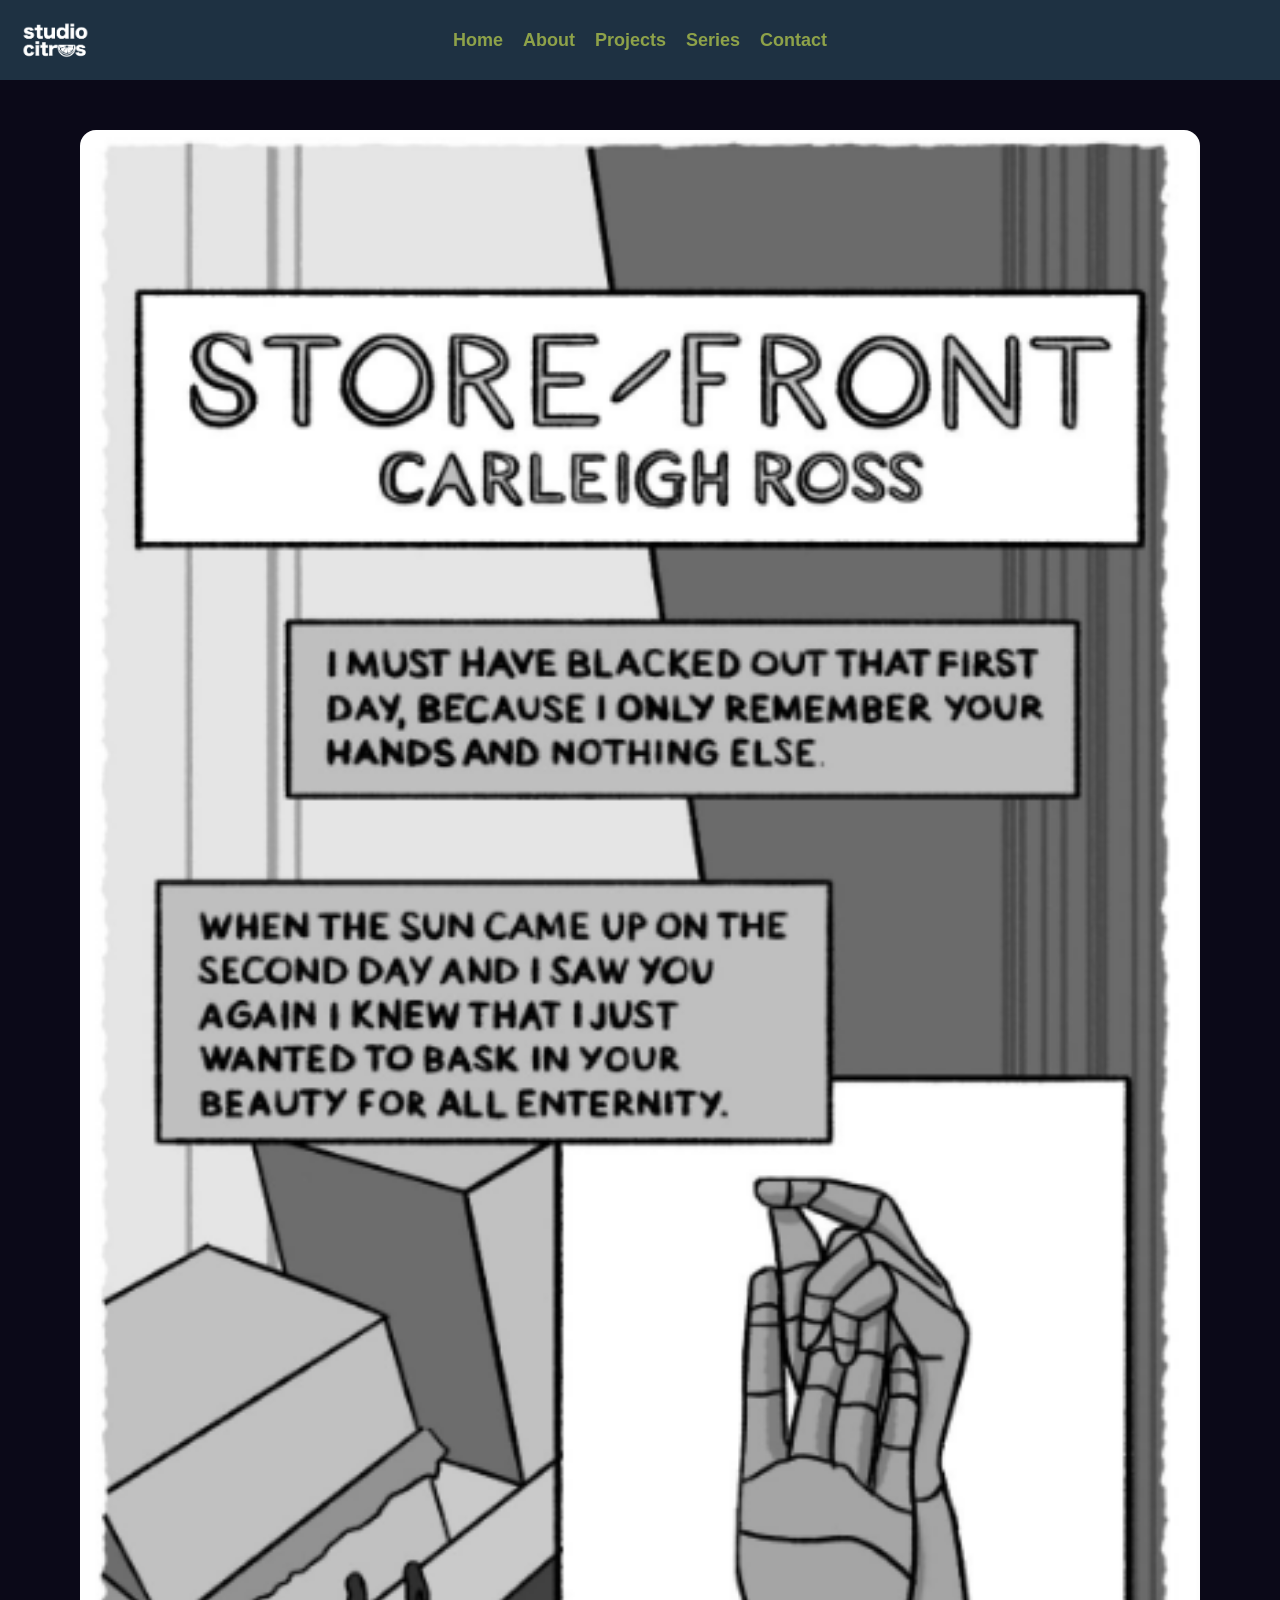
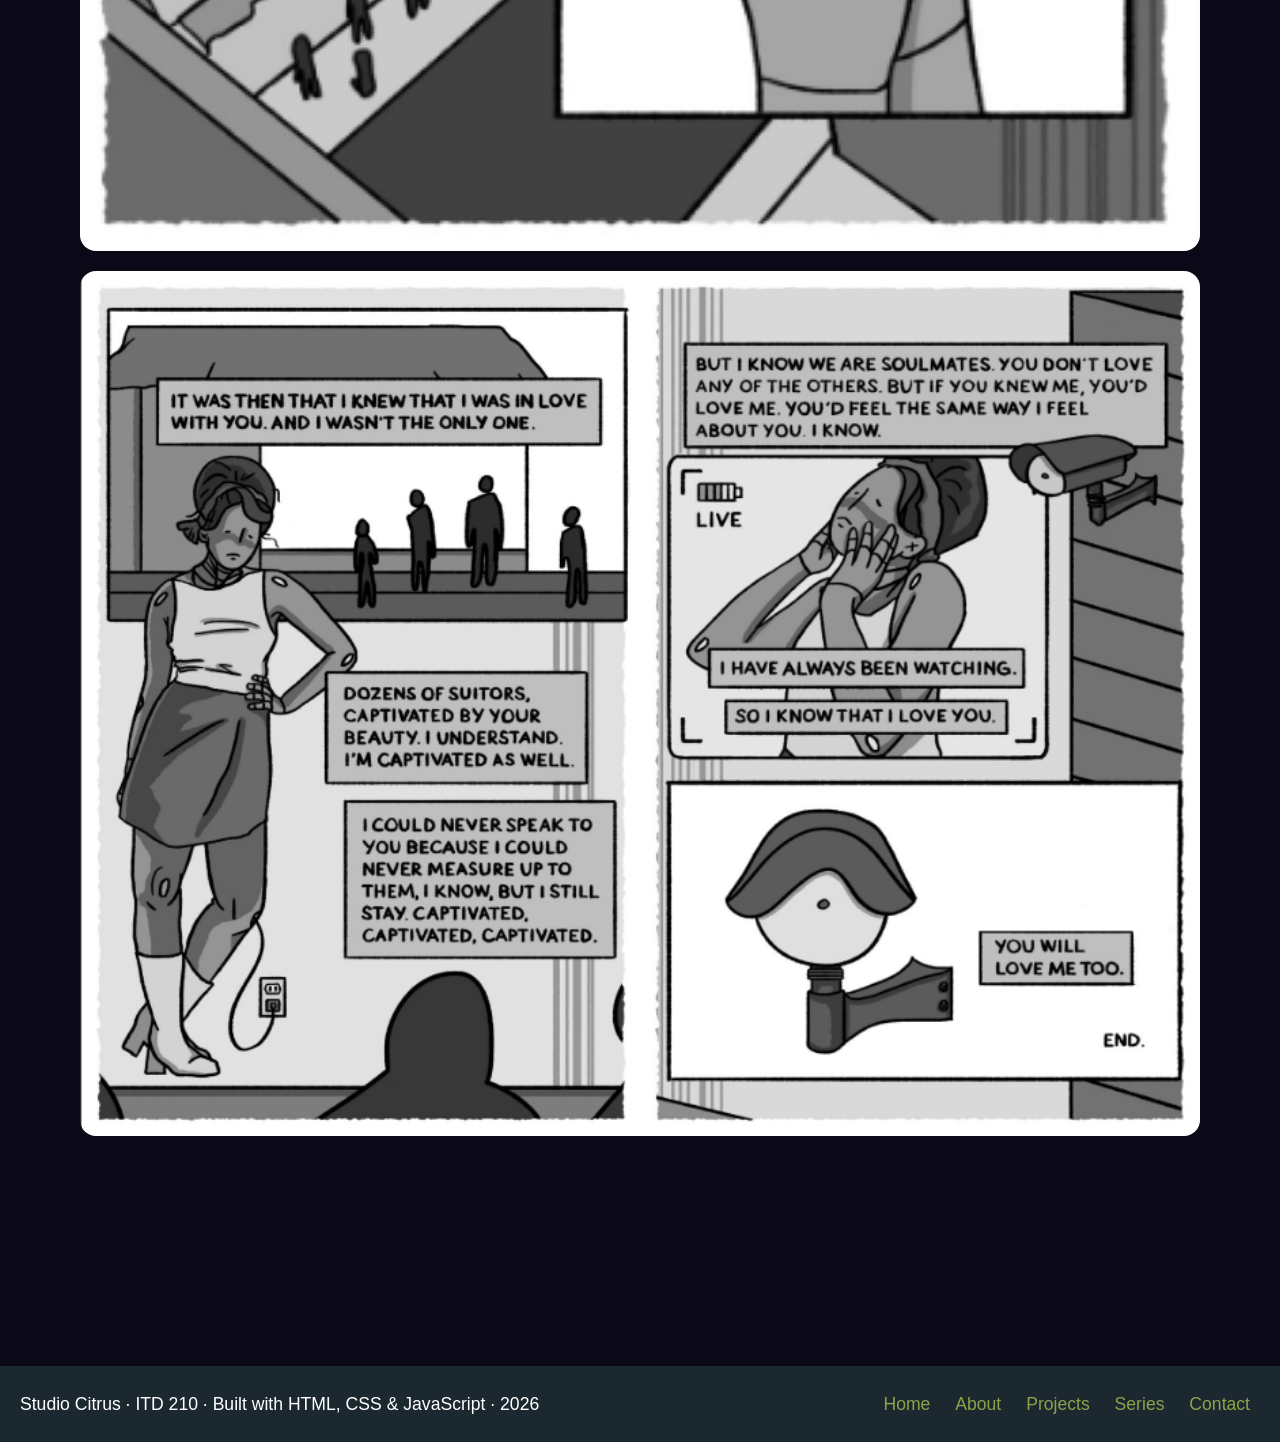
<file: storefront.html>
<!DOCTYPE html>
<html lang="en">
<head>
    <meta charset="UTF-8">
    <meta name="viewport" content="width=device-width, initial-scale=1.0">
    <title>Spoils of the Garden</title>
    <link rel="stylesheet" href="css/style.css">
    <style>
        body {
            background: #0b0918;
        }
        header {
        background-color: #1e3142;
        }
    </style>
</head>
<body>
    <header>
        <div class="logo">
            <!--PLACEHOLDER LOGO-->
            <a href="index.html">
                <img src="images/logo3.png" alt="###" class="logo-icon">
            </a>
        </div>
        <!-- MOBILE MENU BUTTON -->
        <button class="menu-toggle" aria-label="Open Menu">
            ☰
        </button>
        <nav class="mobile-nav"> 
            <ul class="nav-links">
                <li><a href="index.html">Home</a></li>
                <li><a href="about.html">About</a></li>
                <li><a href="projects.html">Projects</a></li>
                <li><a href="series.html">Series</a></li>
                <li><a href="contact.html">Contact</a></li>
            </ul>
        </nav>
    </header>
    <main>
        <!--COMIC CONTAINER-->
        <section class="comic-container">
            <!--PANEL 1-->
            <div class="panel">
                <a href="#2"><img src="images/sfront01.png" alt="page 1"></a>
            </div>
            <!--PANEL 2-->
            <div class="panel">
                <a href="#3"><img src="images/sfront02.png" alt="page 2" id="2"></a>
            </div>
        </section>
    </main>
    <footer>
        <p>Studio Citrus · ITD 210 · Built with HTML, CSS & JavaScript · 2026</p>
        <div class="footer-links">
            <a href="index.html">Home</a>
            <a href="about.html">About</a>
            <a href="projects.html">Projects</a>
            <a href="series.html">Series</a>
            <a href="contact.html">Contact</a>
        </div>
    </footer>
</body>
</html>
</file>
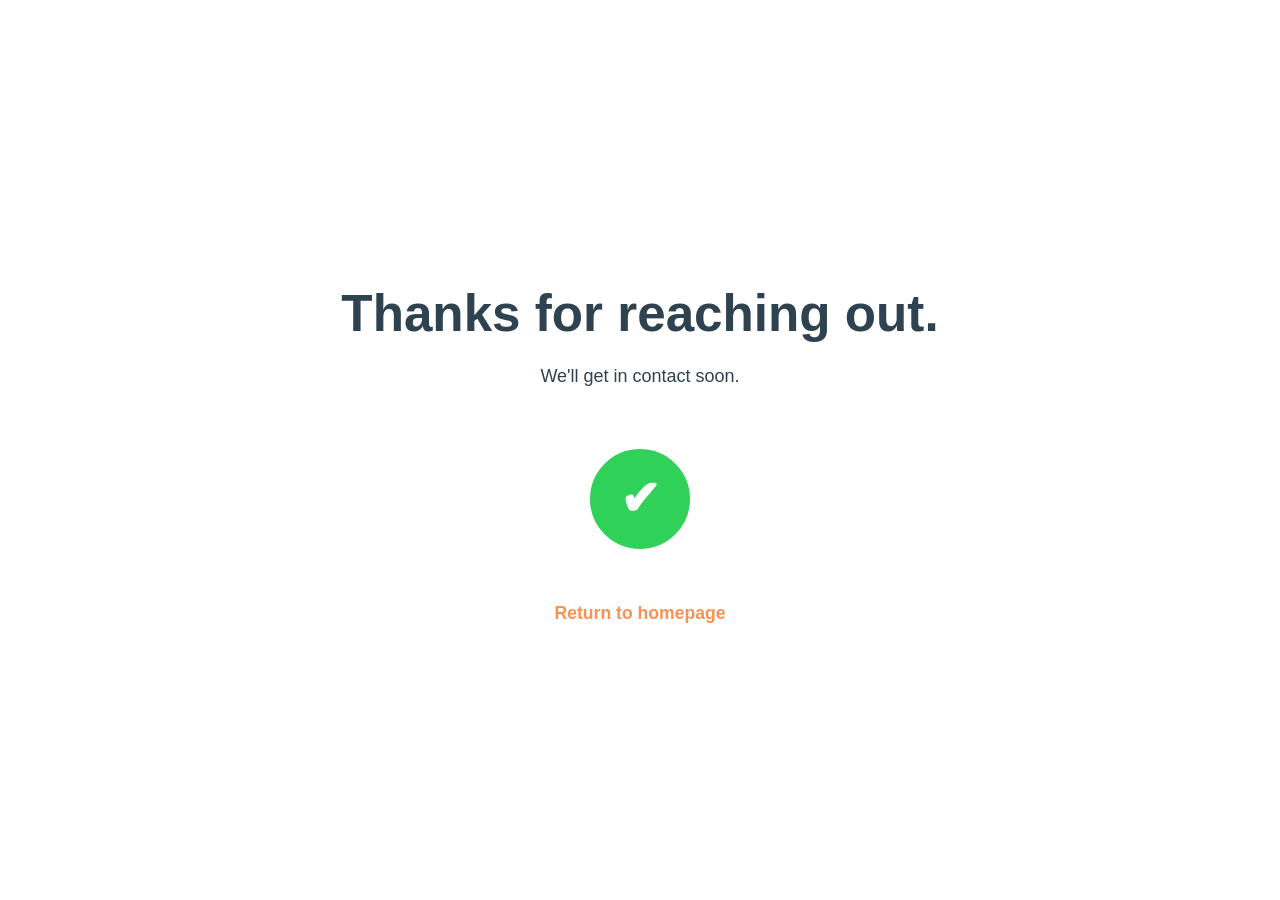
<file: submit.html>
<!DOCTYPE html>
<html lang="en">
<head>
    <meta charset="UTF-8">
    <meta name="viewport" content="width=device-width, initial-scale=1.0">
    <title>Submitted</title>
    <link rel="stylesheet" href="css/style.css">
    <style>
        body {
            background: white;
            display: flex;
            min-height: 100vh;
            flex-direction: column;
            justify-content: center;
            align-items: center;
            text-align: center;
            gap: 50px;
        }
        /*TEXT*/
        .text h1{
            font-size: clamp(1.8rem, 4vw, 3.5rem);
        }
        .text p{
            font-size: clamp(1rem, 2vh, 2rem);
            font-weight: 500;
            padding: 8px;
        }
        /*ANIMATION SECTION*/
        @keyframes spin {
            to {
                transform: rotate(360deg);
            }
        }
        /* SPINNER */
        .spinner {
        width: 100px;
        height: 100px;
        border: 8px solid rgba(0,0,0,0.1);
        border-top-color: #30d158;
        border-radius: 50%;
        position: relative;
        animation: spin 1.4s linear forwards,
                   fillGreen 0.2s ease forwards;
        animation-delay:
                    0s,
                    1.4s;
        margin: 0 auto;
        }
        /*This section uses the help of ChatGPT (OpenAI, 2026) to display a green checkmark at the end of spinning animation*/
        /* CHECKMARK */
        .spinner::after {
        content: "✔";
        position: absolute;
        top: 50%;
        left: 50%;
        transform: translate(-50%, -50%);
        font-size: 3rem;
        font-weight: bold;
        color: white;
        opacity: 0;
        border-color: #30d158;
        animation: showCheck 0.3s ease forwards;
        animation-delay: 1.6s;
        }

        @keyframes showCheck {
            to {
                opacity: 1;
            }
        }
        /* TURN ENTIRE CIRCLE GREEN */
        @keyframes fillGreen {
            to {
                border-color: #30d158;
                background-color: #30d158;
            }
        }
        .link a {
            display: inline-block;
            text-decoration: none;
            font-weight: bold;
            color: #F89254;
            transition: .3s ease all;
        }
        .link a:hover {
            color: #2F4250;
            border-bottom: 2px solid #2F4250;
            transform: translateY(-5px);
        }
    </style>
</head>
<body>
    <!--TEXT-->
    <section class="text">
        <h1>Thanks for reaching out.</h1>
        <p>We'll get in contact soon.</p>
    </section>
    <!--ANIMATION-->
    <section class="animation">
        <div class="spinner"></div>
    </section>
    <section class="link">
        <a href="index.html">Return to homepage</a>
    </section>
</body>
</html>
</file>
<file: css/style.css>
:root {
    --text: #2F4250;
    --bg: #ffedd6;
    --wh: #ffffff;
    --accent: #F89254;
    --accent2: #8EA249;
    --null: #759DA9;
}
/* BASIC RESET */
* {
    margin: 0;
    padding: 0;
    box-sizing: border-box;
}
html {
    scroll-behavior: smooth;
}
body {
    font-family: "Work Sans", sans-serif;
    background: linear-gradient(var(--bg),var(--wh));
    color: var(--text);
    font-weight: 500;
    line-height: 1.6;
    font-size: 1.1em ;
}
header{
    display: flex;
    position: absolute;
    width: 100%;
    left: 0;
    top: 0;
    background-color: transparent;
    align-items: center;
    align-content: center;
    padding: 20px;
    justify-content: space-between;
    z-index: 10;
}
.logo-icon {
    display: flex;
    height: 40px;
    width: auto;
    align-items: center;
  
}
/* NAVIGATION */
nav {
    display: flex;
    position: absolute;
    left: 50%;
    transform: translateX(-50%);
    background-color: transparent;
}
.nav-links {
    display: flex;
    list-style: none;
    justify-content: space-between;
    gap: 20px;
    text-align: center;
    margin: 0 auto;
    padding: 20px;
}
.nav-links a{
    text-decoration: none;
    color: var(--accent2);
    transition: all 0.3s ease 0s;
    font-weight: 600;
    font-size: clamp(18px, 2vw, 18px);
}
.nav-links a:hover{
    color: var(--accent);
    border-bottom: 3px solid;
    padding-bottom: 5px;
}


/* MAIN MAIN MAIN MAIN */
main {
    position: relative;
    overflow: hidden;
}
main h1 {
    display: flex;
    margin: 0 auto;
    justify-content: center;
    align-items: center;
    font-size: 4.4rem;
    padding: 20px;
    z-index: 8;
}
main h1 {
    color: var(--text);
}
/* HERO */
.hero-container {
    display: flex;
    height: 100vh;
    position: relative;
}
.hero-container img {
    position: absolute;
    object-fit: cover;
    width: 100%;
    height: 100%;
    top: 0;
    left: 0;
}

/* HERO SECTION AND ANIMATION CREATED WITH THE USE OF CHATGPT (OPENAI, 2026)*/
#one {
    z-index: 5;
    transition: transform 0.25s ease-out;
    will-change: transform;
    animation: float1 6s ease-in-out infinite;
    pointer-events: none;
}

@keyframes float1 {
    0%,100% {
        transform: translateY(0);
    }
    50% {
        transform: translateY(-20px);
    }
}
.hero-content {
    display: flex;
    text-align: center;
    justify-content: center;
    align-items: center;
    margin: 0 auto;
    flex-direction: column;
    position: relative;
    z-index: 10;
}
.hero-content p{
    font-size: 1.4rem;
    font-weight: 600;
    margin: 10px;
}
/* FIRST SECTION */
.section-container {
    display: grid;
    max-width: 1200px;
    margin: 120px auto; 
    grid-template-columns: 1fr 1fr;
    gap: 70px;
    align-items: center;
    padding: 140px 60px;
    padding-top: 200px;
}
.section-image {
    width: 100%;
    max-width: 550px;
    height: auto;
    justify-self: end;
}
.section-image-2 {
    width: 100%;
    max-width: 300px;
    height: auto;
}
.section-container img {
    width: 100%;
    height: auto;
    object-fit: cover;
    transition: .5s ease-out;
}
.section-container img:hover{
    transform: scale(1.05);
}
.section-content h2 {
    font-size: 3rem;
    padding-bottom: 20px;
}
/*LEARN MORE BUTTON*/
.btn-2, .btn-1 {
    display: inline-block;
    margin-top: 24px;
    padding: 12px 22px;
    border-radius: 50px;
    border: 1.5px solid #001347ee;
    background-color: #1964a1;
    cursor: pointer;
    font-weight: bold;
    color:#ffffff;
    font-size: 1rem;
    transition: .3s ease;
    text-decoration: none;
}
.btn-1{
    border: 1.5px solid #cf5829;
    padding: 18px 38px;
    font-size: 1.2rem;
    font-weight: 700;
    background-color: var(--accent);
    letter-spacing: 0.5px;
    margin-top: 28px;
    box-shadow: 0 8px 20px #00011f2e;
}
.btn-2:hover{
    background-color: var(--accent2);
    border: 1px solid #0000001e;
    transform: translateY(-3px);
    box-shadow: rgba(0, 0, 0, 0.19) 0px 10px 20px, rgba(0, 0, 0, 0.23) 0px 6px 6px;
}
.btn-1:hover{
    background-color: #1964a1;
    border: 1px solid #001347ee;
    transform: translateY(-5px) scale(1.03);
    box-shadow: rgba(0, 0, 0, 0.19) 0px 10px 20px, rgba(0, 0, 0, 0.23) 0px 6px 6px;
}
    
/*Recently Added Section*/
.recent-wrapper {
    max-width: 1200px;
    margin: 0 auto;
    padding: 60px 40px;
    margin-top: 80px;
}
.recent-container {
    background-color: #ffffffb0;
    border-radius: 12px;
    box-shadow: #0000001a 0px 20px 25px -5px, 
                #0000000a 0px 10px 10px -5px;
    backdrop-filter: blur(20px);
    border: 1px solid #ffffff66;
    padding: 40px;
    text-align: start;
    max-width: 1000px;  
    margin: 0 auto;   
}

.recent-box {
    display: grid;
    grid-template-columns: repeat(auto-fit, minmax(180px, 1fr));
    gap: 15px;
    max-width: 1000px;
    margin: 20px auto;
    justify-items: center;
}
.recent-cards {
    width: 100%;
    display: flex;
    position: relative;
    width: 100%;
    max-width: 220px;
    aspect-ratio: 5 / 7;
    align-items: center;
    margin: 0 auto;    
    border-radius: 10px;
    cursor: pointer;
    border: none;
}
.recent-cards a{
    text-decoration: none;
    color: var(--text);
}
.recent-cards h3{
    margin-top: 12px;
}
.recent-img {
    width: 100%;
    max-width: 200px;
    height: auto;
    border-radius: 10px;
    aspect-ratio: 5 / 7;
    transition: .3s all ease-in-out !important;
}
.recent-img:hover {
    transform: scale(1.05);
    box-shadow: 0px 12px 8px #00000038;
}
.recent-cards img {
    display: block;
    width: 100%;
    height: 100%;
    object-fit: cover;
    border-radius: 10px;
}

/* EXPLORE */
.explore-container {
    display: grid;
    max-width: 1200px;
    width: 90%;
    margin: 0 auto; 
    align-items: center;
    padding-top: 200px;
    justify-items: center;
}
.explore-container h2{
    text-align: center;
    font-size: 2.5rem;
    padding-top: 0px;
    padding: 20px;
}
/*Explore More Cards*/
/* CARDS */
.card-container {
    display: grid;
    grid-template-columns: repeat(auto-fit, minmax(250px, 1fr));
    max-width: 900px;
    align-items: center;
    gap: 20px;
    padding: 20px;
    padding-bottom: 40px;
    margin-bottom: 160px;
}
.card {
    display: flex;
    position: relative;
    width: 100%;
    max-width: 250px;
    aspect-ratio: 5 / 7;
    align-items: center;
    margin: 0 auto;    
    border-radius: 10px;
    cursor: pointer;
    overflow: hidden;
    transition: .5s all ease-in-out !important;
}
.card a{
    text-decoration: none;
    text-align: center;
    color: var(--accent);
}
.card:hover {
    transform: translateY(-20px) !important;
    box-shadow: 0 10px 35px #00000064 !important; 
}
.card::before {
    content: " ";
    position: absolute;
    top: 0;
    left: 0;
    width: 100%;
    height: 100%;
    background: linear-gradient(#2F4250,#ffffff00);      
    z-index: 2;         
    border-radius: 10px;
    opacity: 0;        
    transition: .5s all;
    
}
.card:hover::before {
    opacity: .6;
}
.card img{
    position: absolute;
    display: block;
    top:0;
    left:0; 
    width: 100%;
    height: 100%;
    object-fit: cover;
    border-radius: 10px;
}
.card img:hover {
    box-shadow: 0 8px 20px #9e9e9e;
}
.card .card-content {
    position: absolute;
    inset: 0;
    z-index: 3;
    display: flex;
    justify-content: center;
    align-items: center;
    text-align: center;
    opacity: 0;
    transform: translateY(15px);
    transition: .5s all;
    aspect-ratio: 5 / 7;
}
.card:hover .card-content { 
    opacity: 1;
}
.card-content h3{
    color: var(--wh);
    font-size: 2rem;
    text-shadow: -2px -2px 0 #1c2830;
}

footer {
    display: flex;
    background-color:#1c2830;
    color: var(--wh);
    padding: 24px 20px;
    justify-content: space-between;
    margin-top: 100px;
}

.footer-links a{
    text-decoration: none;
    color:#8EA249;
    padding: 0 10px;
    transition: all 0.3s ease 0s;
}
.footer-links a:hover {
    color: var(--accent);
}



/*ABOUT PAGE STYLING*/

/*HERO IMG*/
.about-hero {
    position: relative;
    z-index: 1;
    overflow: hidden;
    width: 100%;
    height: 50vh;
}
.about-hero img {
    display: block;
    width: 100%;
    height: 100%;
    object-fit: cover;
}
/*GRADIENT FOR IMG*/
.about-hero::before {
    content: "";
    position: absolute;
    top: 0;
    left: 0;
    width: 100%;
    height: 100%;
    background: linear-gradient(transparent, #0000006e);
    z-index: 2;
}
/*H1*/
.about-hero h1 {
    position: absolute;
    top: 50%;
    left: 50%;
    transform: translate(-50%, -50%);
    color:#ffffff;
    z-index: 3;
    font-size: clamp(1.8rem, 4vw, 3.5rem);
    animation: textFadeIn 2.2s ease-out 1 forwards;
}
/*ABOUT US/WHAT WE DO*/
.about-us-container {
    max-width: 1100px;
    display: flex; /*Flexbox for layout control(img left/text right)*/
    flex-wrap: wrap;
    align-items: center;
    justify-content: space-evenly;
    margin: 0 auto; /*centers*/
    gap: 40px;
    padding: 100px 40px;
}
.left, .right {
    flex: 0 0 100%; /*For mobile stacking*/
}
.right p, .left p{
    line-height: 1.5;
    padding:10px;
}
.right h2, .left h2 {
    font-size: clamp(1.4rem, 2.5vw, 2.8rem);
    text-align: left;
    padding: 10px;
}
.left img, .right img {
    width: 100%;
    height: auto;
    display: block;
    object-fit: cover;
    border-radius: 10px;
}
article hr, .section-content hr {
    display: block;
    width: 180px;
    height: 8px;
    background-color: var(--accent);
    border: none;
    border-radius: 50px;
    align-items: center;
    margin: 15px 10px;
}
.section-content hr {
    margin: 15px 0;
    width:200px;
}
/*MEET THE TEAM SECTION*/
.about-team {
    display: flex;
    flex-direction: column;
    max-width: 100vw;
    padding: 100px 40px;
    margin: 0 auto;
    justify-content: center;
    align-items: center;
    align-content: center;
    background-color: var(--accent);
    color: var(--wh);
    gap: 30px;
}
.about-team h2{
    font-size: clamp(1.4rem, 2.5vw, 2.8rem);
    text-align: center;
    margin: 20px;
    padding-bottom: 20px;
}
/*CONTAINER FOR CARDS*/
.team-container {
    display: grid;
    grid-template-columns: repeat(1, 1fr); /* Displays cards 1 per row on mobile */
    align-items: center;
    justify-content: center;
    margin: 0 auto;
    gap: 30px;
}
/*CARD*/
.member-card {
    width: 200px;
    height: auto;
    padding: 20px;
    text-align: center;
}
.member-card img {
    width: 100%;
    height: auto;
    object-fit: cover;
    display: block;
}
.member-card h3 {
    text-align: center;
    font-size: clamp(1.2rem, 1.6vw, 1.8rem);
    margin-top: 12px;
}
.member-card p{
    text-align: center;
    color:#ffffffc5;
    font-size: clamp(14px, 1.2vw, 16px);
}
.member-card a{
    text-decoration: none;
    color:#2F4250;
    font-weight: 600;
    font-size: clamp(14px, 1.2vw, 16px);
    transition: .3s ease all;
}
.member-card a:hover{
    color: #1964a1;
}

/*CAT SECTION*/
.cat-section {
    display: flex;
    justify-content: space-evenly;
    margin: 50px auto;
    align-items: center;
    padding: 20px;
    gap: 40px;
}

/*CAT FACT API*/
.cat-fact {
    display: flex;
    flex: 1;
    flex-direction: column;
    justify-content: center;
    align-items: center;
    padding: 30px;
    max-width: 500px;
    gap: 15px;
    text-align: center;
    border-radius: 10px;
    background-color: var(--accent);
    color: #1c2830;
}

#catBtn {
    background-color: var(--text);
    padding: 12px 10px;
    border-radius: 8px;
    border: 2px solid var(--wh);
    color: var(--wh);
    font-size: 14px;
    margin:10px;
    transition: ease .3s all;
    font-weight: 500;
}
#catBtn:hover {
    background-color: #759DA9;
}

#dataContainer{
    margin:10px;
}
#dataContainer p{
    background: #a0ef9ea2;
    padding: 16px;
    border-radius: 10px;
}
/*CAT IMAGE*/
.cat-image {
    flex: 0 0 auto;;
    max-width: clamp(150px, 25vw, 380px);
    height: auto;
}
.cat-image img{
    width: 100%;
    height: auto;
    object-fit: cover;
    display: block;
}
/*ANIMATED TEXT*/
@keyframes textFadeIn {
  from { opacity: 0; }
  to { opacity: 1; }
}

/*ABOUT MEDIA QUERIES*/
/*MOBILE*/
@media (max-width: 600px) {

    .about-us-container {
        flex-direction: column;
        gap: 60px;
    }
    /* reorder layout */ /*Media query was generated with the help of ChatGPT (OpenAI, 2026) to display text/image orientation for about-us-container*/
    .right:nth-of-type(2) {
        order: 1;
    }
    .left:nth-of-type(1) {
        order: 2;
    }
    .left:nth-of-type(3) {
        order: 3;
    }
    .left:nth-of-type(4) {
        order: 4;
    }
    /* shrink images */
    .left img {
        max-width: 350px;
        margin: 0 auto;
    }
    /* center text */
    .left,
    .right {
        width: 100%;
        text-align: center;
    }
    .right h2,
    .left h2 {
        text-align: center;
    }
    article hr {
        margin: 15px auto;
    }
    .cat-section {
        flex-direction: column;
    }
}
/*TABLET*/
@media (min-width:600px)and (max-width: 1099px){
    .about-us-container {
        flex-direction: column;
        gap: 60px;
    }
    /* reorder layout */ /*Media query was generated with the help of ChatGPT (OpenAI, 2026) to display text/image orientation for about-us-container*/
    .right:nth-of-type(2) {
        order: 1;
    }
    .left:nth-of-type(1) {
        order: 2;
    }
    .left:nth-of-type(3) {
        order: 3;
    }
    .left:nth-of-type(4) {
        order: 4;
    }
    /* shrink images */
    .left img {
        max-width: 350px;
        margin: 0 auto;
    }
    /* center text */
    .left,
    .right {
        width: 100%;
        text-align: center;
    }
    .right h2,
    .left h2 {
        text-align: center;
    }
    article hr {
        margin: 15px auto;
    }
    .team-container {
    grid-template-columns: repeat(2, 1fr); /* Displays cards 2 per row */
    }

}
/*LARGE SCREEN*/
@media (min-width:1100px){
    .left, .right {
    flex: 0 0 48%; /*Z-Formation look*/
    padding: 30px;
    }
    .team-container {
    grid-template-columns: repeat(5, 1fr); /* Displays cards 5 per row */
    }

}

/*-----------------PROJECTS PAGE-----------------*/
/*IMAGES CONTAINER*/
.gallery-title {
    text-align: center;
    font-size: 2.5rem;
    font-weight: 800;
    margin-top: 120px; 
}
.portfolio-container {
    display: flex;
    justify-content: center;
    align-items: center;
    max-width: 1200px;
    width: 100%;
    margin: 10px auto 40px;
    padding:20px;
    justify-content: center;
    overflow: hidden;
}
/* IMAGES */
.grid-item {
    break-inside: avoid;
    margin-bottom: 20px;
    column-count: 3;
    column-gap: 12px;
    max-width: 900px;
    padding: 14px;
    background-color: #ffffff9a;
    border-radius: 12px;
    padding: 20px;
    margin: 20px;
    box-shadow: #0000003d 0px 3px 8px;
}
.portfolio-container img {
    width: 100%;
    height: auto;
    display: block;
    margin-bottom: 12px;
    border-radius: 10px;
    transition: transform .3s, box-shadow .3s;
}
.portfolio-container img:hover {
    cursor: pointer;
    transform: scale(1.05);
    box-shadow: #63636333 0px 2px 8px 0px;
}

/* PROJECTS */
@media (max-width: 1000px) {
    .grid-item {
        column-count: 3;
    }
}

@media (max-width: 700px) {
    .grid-item {
        column-count: 2;
    }
}

@media (max-width: 500px) {
    .grid-item {
        column-count: 1;
    }
}


/*-----------------CONTACT PAGE-----------------*/
/*CONTAINER*/
.contact-container{
    display: flex;
    max-width: 1200px;
    gap: clamp(40px, 8vw, 180px); /*Suggested by ChatGPT (OpenAI, 2026)*/
    justify-content: center;
    align-items:  center;
    margin: 0 auto 80px;
    min-height: 100vh;
    padding: 40px;
}

/*LEFT IMAGE*/
.contact-left{
    flex: 1;
    display: flex;
    justify-content: center;
}
.contact-left img {
    width: 100%;
    max-width: 550px;
    height: auto;
    object-fit: cover;
    display: block;
    margin-top: 60px;
    
}
/*RIGHT FORM*/
.contact-right{
    flex: 1;
}
form {
    display: flex;
    flex-direction: column;
    gap: 20px;
    background-color: var(--accent);
    border-radius: 20px;
    padding: 30px;
    max-width: 560px;
    box-shadow: #0000003d 0px 3px 8px;
    margin: 0 auto;
    justify-content: center;
    color: #000000;
    font-weight: 600;
    
}
.eb-gradient {
    margin-top: 40px;
    font-size: 14px; 
    font-weight: 700;
    letter-spacing: .16em;
    text-transform: uppercase;
    display: block;
    background: linear-gradient(95deg, #c90021, #ffb83c);
    -webkit-background-clip: text;
    background-clip: text;
    -webkit-text-fill-color: transparent;
    text-align: center;
}

.contact-right h1{
    font-size: clamp(2rem, 3vw, 4.4rem);
}
input, textarea {
    border-radius: 18px; 
    border: 2px solid #6e2a0a94;
    height: 40px;
    padding: 12px;
    overflow: hidden;
}
textarea {
    height: 120px;
}
input:focus, textarea:focus{
    outline: 1px solid #00c3ff;
}
label {
    padding: 0 2px;
    font-size: clamp(1rem, 1.2vw, 1.3rem);
}
button[type="submit"] {
    width: 180px;
    margin: 8px auto 0;
    padding: 12px 18px;
    border-radius: 50px;
    border: 1.5px solid #001347ee;
    background-color: #1964a1;
    cursor: pointer;
    font-weight: bold;
    color:#ffffff;
    font-size: 1rem;
    transition: .3s ease;
    
}
button:hover {
    background-color: #2F4250;
    border: 1px solid #000000;
    color: var(--wh);
    transform: scale(1.05);
    box-shadow: rgba(0, 0, 0, 0.19) 0px 10px 20px, rgba(0, 0, 0, 0.23) 0px 6px 6px;
}
/*CONTACT MEDIA QUERIES*/
/*Mobile*/
@media (max-width:600px) {
    .contact-left {
        display: none;
    }
    .contact-container {
        justify-content: center;
        align-items: center;
    }
    .contact-right {
        width: 100%;
    }
    form {
        width: 100%;
        max-width: 520px;
    }
}
/*TABLET*/
@media (min-width:600px)and (max-width: 1099px){
    .contact-container {
        flex-direction: column-reverse;
        margin-top: 80px;
    }
    .contact-left,
    .contact-right {
        width: 100%;
        flex: none;
    }
    form {
        width: min(95%, 520px);
        max-width: 850px;
    }
}
/*DESKTOP*/
@media (min-width:1100px){
    .contact-container {
        flex-direction: row;
        margin-top: 20px;
    }

    .contact-left {
        display: flex;
    }

    .contact-left img {
        margin-top: 140px;
    }
}

/*========== COMIC PAGE ==========*/

/*CONTAINER*/
.comic-container{
    display:flex;
    width:100%;
    max-width:1200px;
    margin: 90px auto;
    flex-direction:column;
    align-items:center;
    padding:40px;
    gap:20px;
}

    
.panel{
    width:100%;
}

.panel img{
    width:100%;
    height: auto;
    display:block;
    border-radius:16px;
}




/*REVEAL ANIMATION*/

.reveal {
    opacity: 0;
    transform: translateY(40px);
    transition: opacity 0.9s ease, transform 0.9s ease;
}

.reveal.active {
    opacity: 1;
    transform: translateY(0);
}

/*ANIMATIONS*/
/* LOAD IN ANIMATIONS */
.load-in {
    opacity: 0;
    transform: translateY(10px);
    animation: loadIn 0.8s ease forwards;
}
.load-in-delay {
    opacity: 0;
    transform: translateY(60px);
    animation: loadIn 0.8s ease forwards;
    animation-delay: 0.35s;
}

/* KEYFRAME: LOAD IN */
@keyframes loadIn {
  to {
    opacity: 1;
    transform: translateY(0);
  }
}

/*HOME PAGE MEDIA QUERY*/

/* Media queries were generated with the help of AI (OpenAI, 2026) */

@media (max-width: 1100px) {
    .section-container {
        grid-template-columns: 1fr;
        text-align: center;
        padding: 60px 30px;
    }

    .section-image, .section-image-2 {
        justify-self: center;
    }
}

@media (min-width:600px)and (max-width: 1099px){
    body {
        font-size: 1rem;
    }
    main h1 {
        font-size: 2.5rem;
        text-align: center;
    }
    .nav-links {
        gap: 10px;
        font-size: 0.9rem;
    }
    .hero-container {
        height: 70vh;
    }
    .card-container {
        grid-template-columns: repeat(2, 1fr);
        gap: 25px;
        width: 100%;
    }
    .card {
        max-width: 100%;
    }
    .section-content hr{
        margin: 15px auto;
    }
    
}

@media (max-width: 600px) {
    main h1 {
        font-size: 2rem;
    }
    .section-content h2 {
        font-size: 2rem;
    }
    .card-container {
        grid-template-columns: 1fr;
        gap: 30px;
        width: 80%;
        padding: 10px;
        margin-bottom: 80px;
    }
    .card {
        max-width: 100%;
        width: 100%;
        aspect-ratio: 5 / 6;
    }
    .card img {
        width: 100%;
        height: 100%;
        object-fit: cover;
    }
    .card-content h3 {
        font-size: 1.8rem;
    }
    .section-image-2 {
        max-width: 200px;
    }
    .hero-content img{
        content: hidden;
    }
    .section-content hr{
        margin: 15px auto;
    }
    
}


@media (prefers-reduced-motion: reduce) {

    *, *::before, *::after {

        animation-duration: 0.01ms !important;

        animation-iteration-count: 1 !important;

        transition-duration: 0.01ms !important;

    }

/* Make scroll-reveal elements visible immediately */

    .reveal {

        opacity: 1;

        transform: none;

    }

}
/*------------------------MOBILE MENU BUTTON------------- */
/*Created with the help of ChatGPT (OpenAI,2026)*/
.menu-toggle {
    display: none;
    background: none;
    border: none;
    font-size: 2rem;
    color: var(--accent2);
    cursor: pointer;
    border-radius: 8px;
    z-index: 20;
}
/* MOBILE NAV */
.mobile-nav {
    transition: 0.35s ease;
}
/* MOBILE STYLES */
@media (max-width: 768px) {
    header {
        padding: 20px;
    }
    .menu-toggle {
        display: block;
    }
    .mobile-nav {
        position: absolute;
        top: 85px;
        left: 0;
        width: 100%;
        background: #ffedd6ee;
        backdrop-filter: blur(12px);
        max-height: 0;
        overflow: hidden;
    }
    .mobile-nav.active {
        max-height: 500px;
        padding: 20px 0;
    }
    .nav-links {
        flex-direction: column;
        align-items: center;
        gap: 24px;
        padding: 10px 0;
    }
    .nav-links a {
        font-size: 1.2rem;
    }
    /* remove centered desktop nav */
    nav {
        left: unset;
        transform: none;
    }
}
</file>
